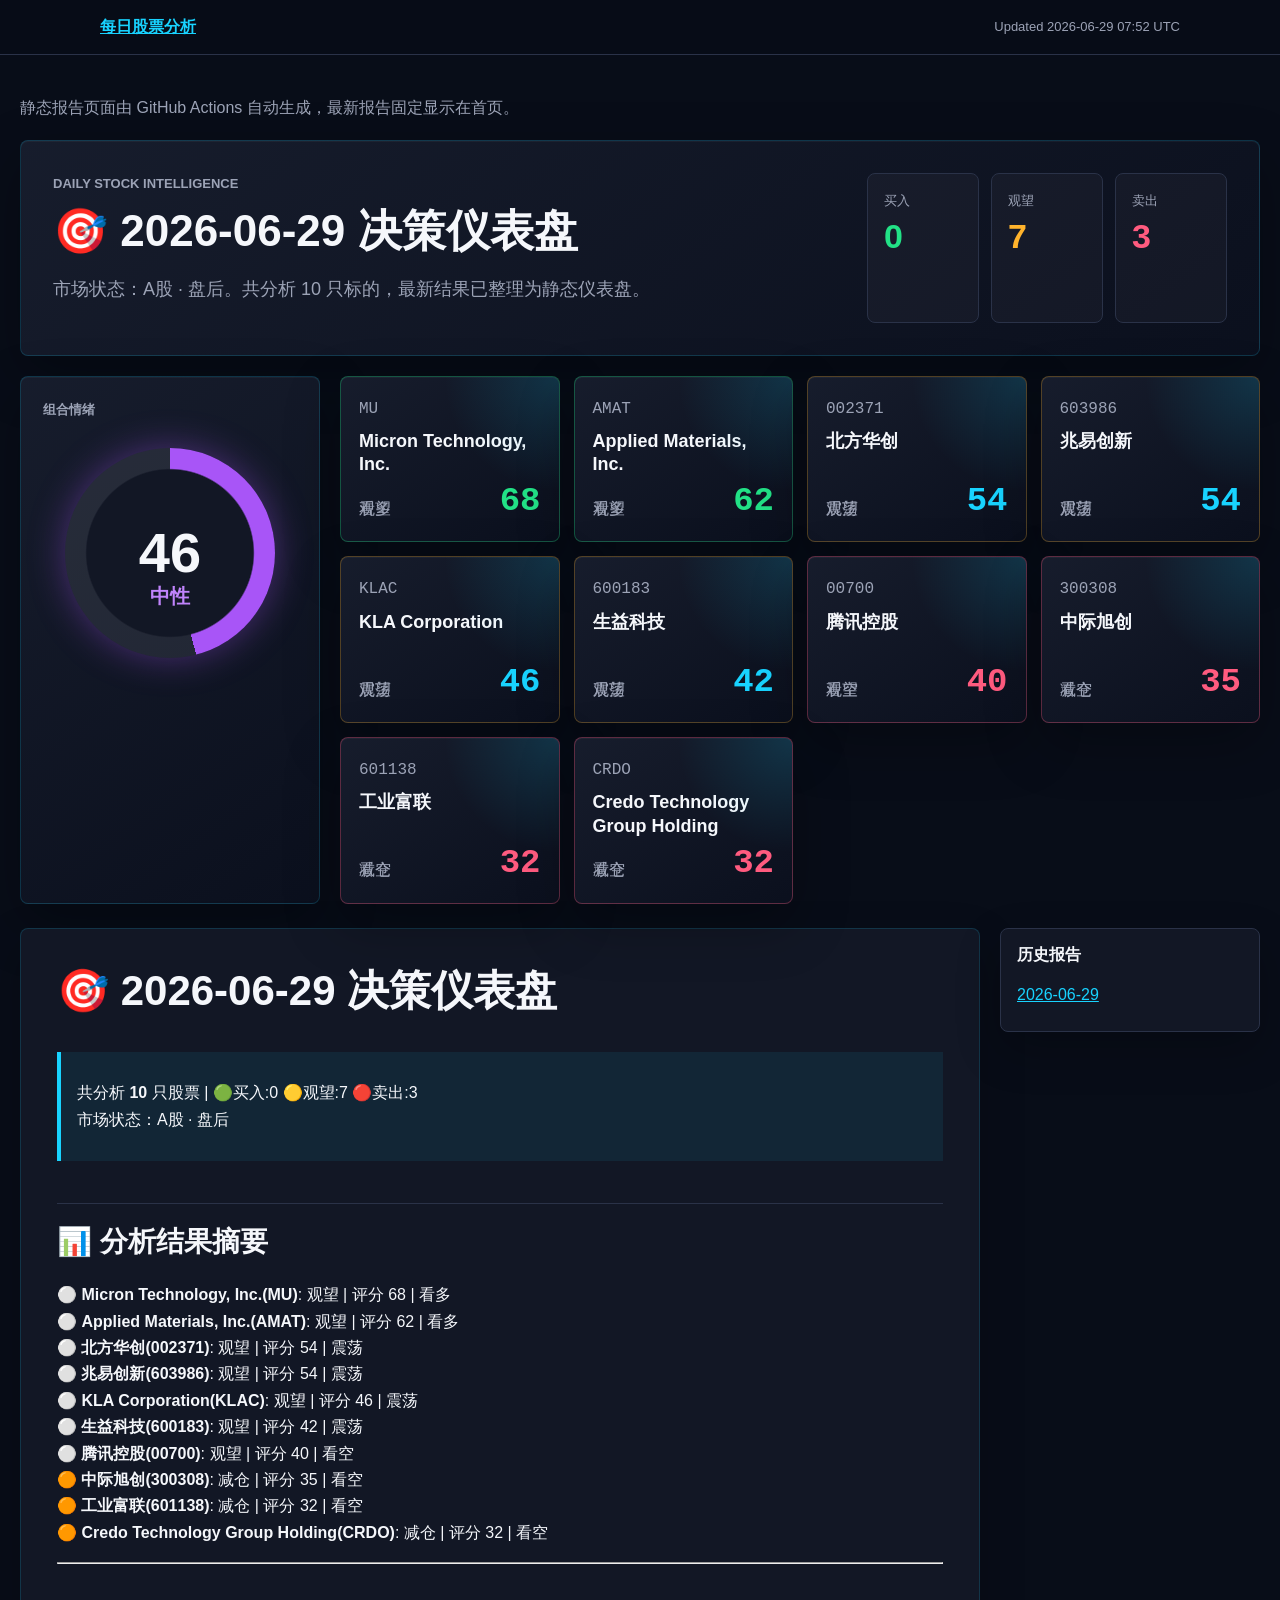
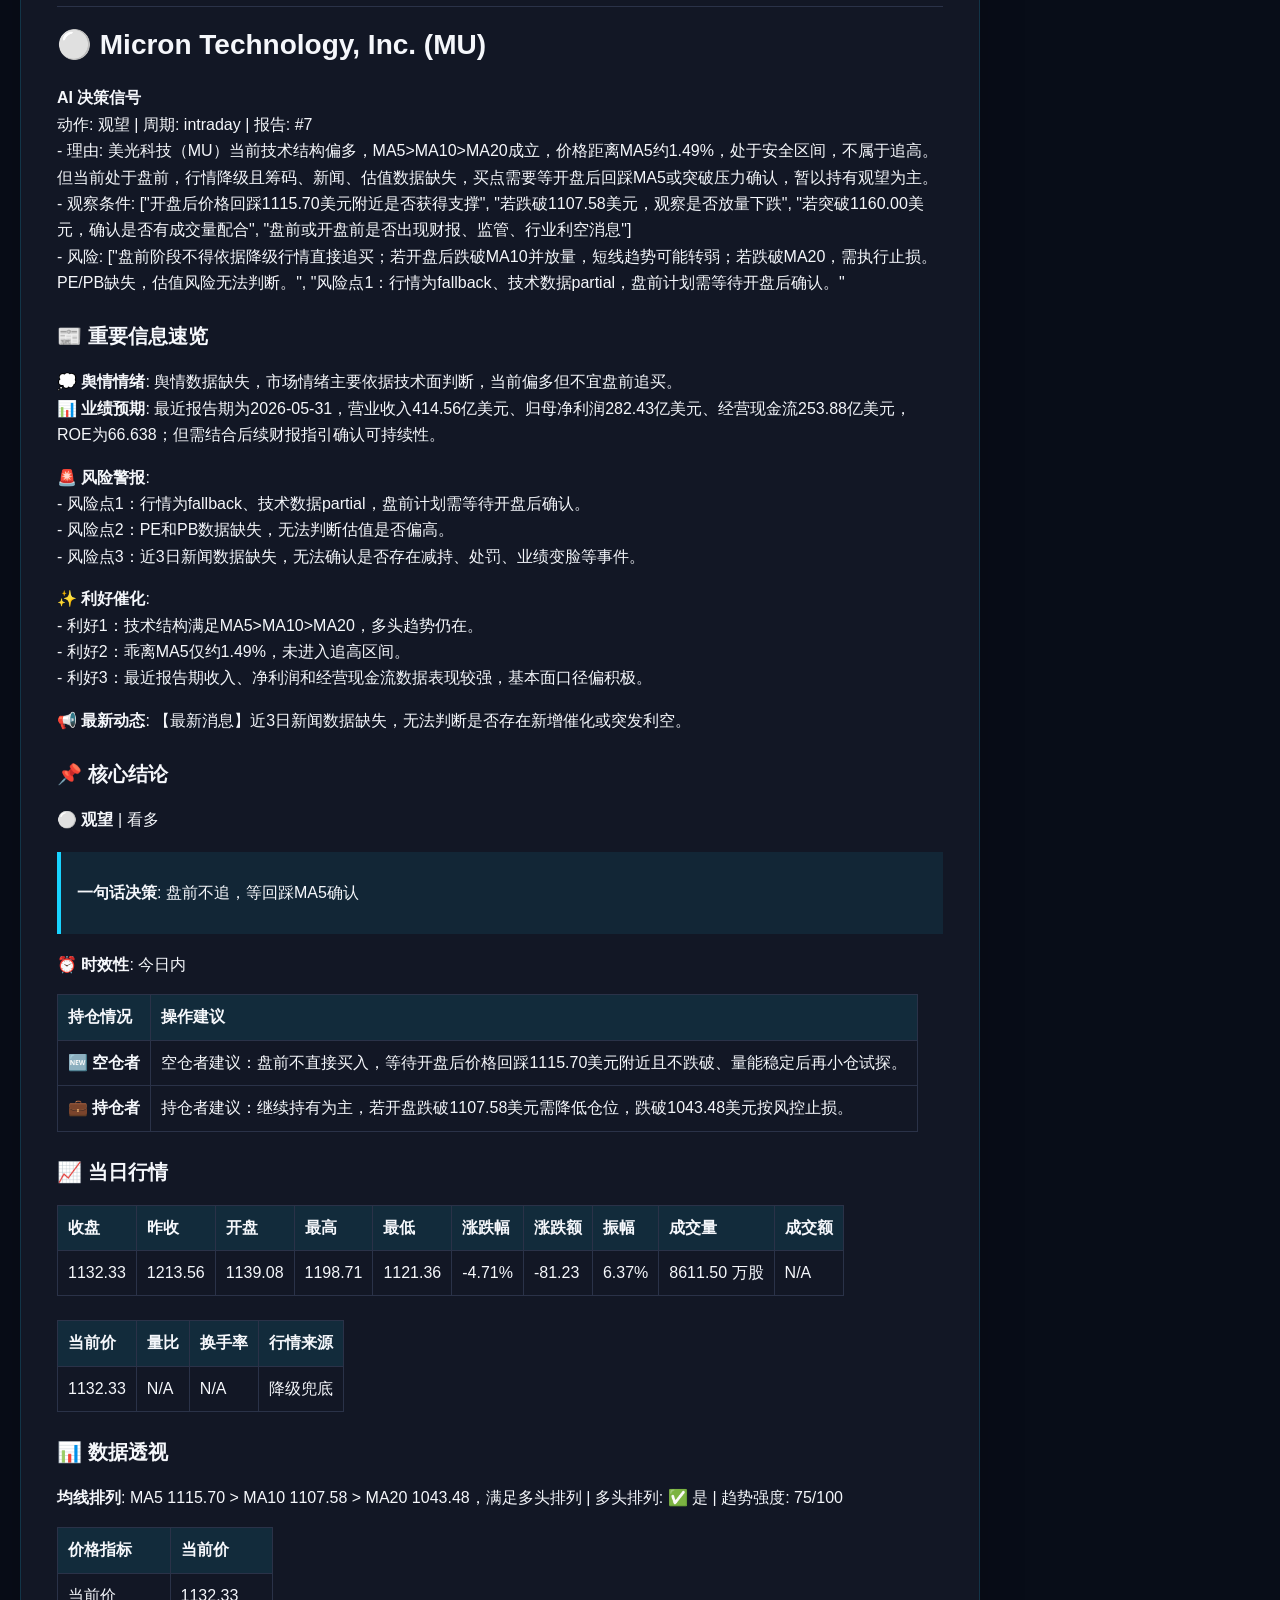
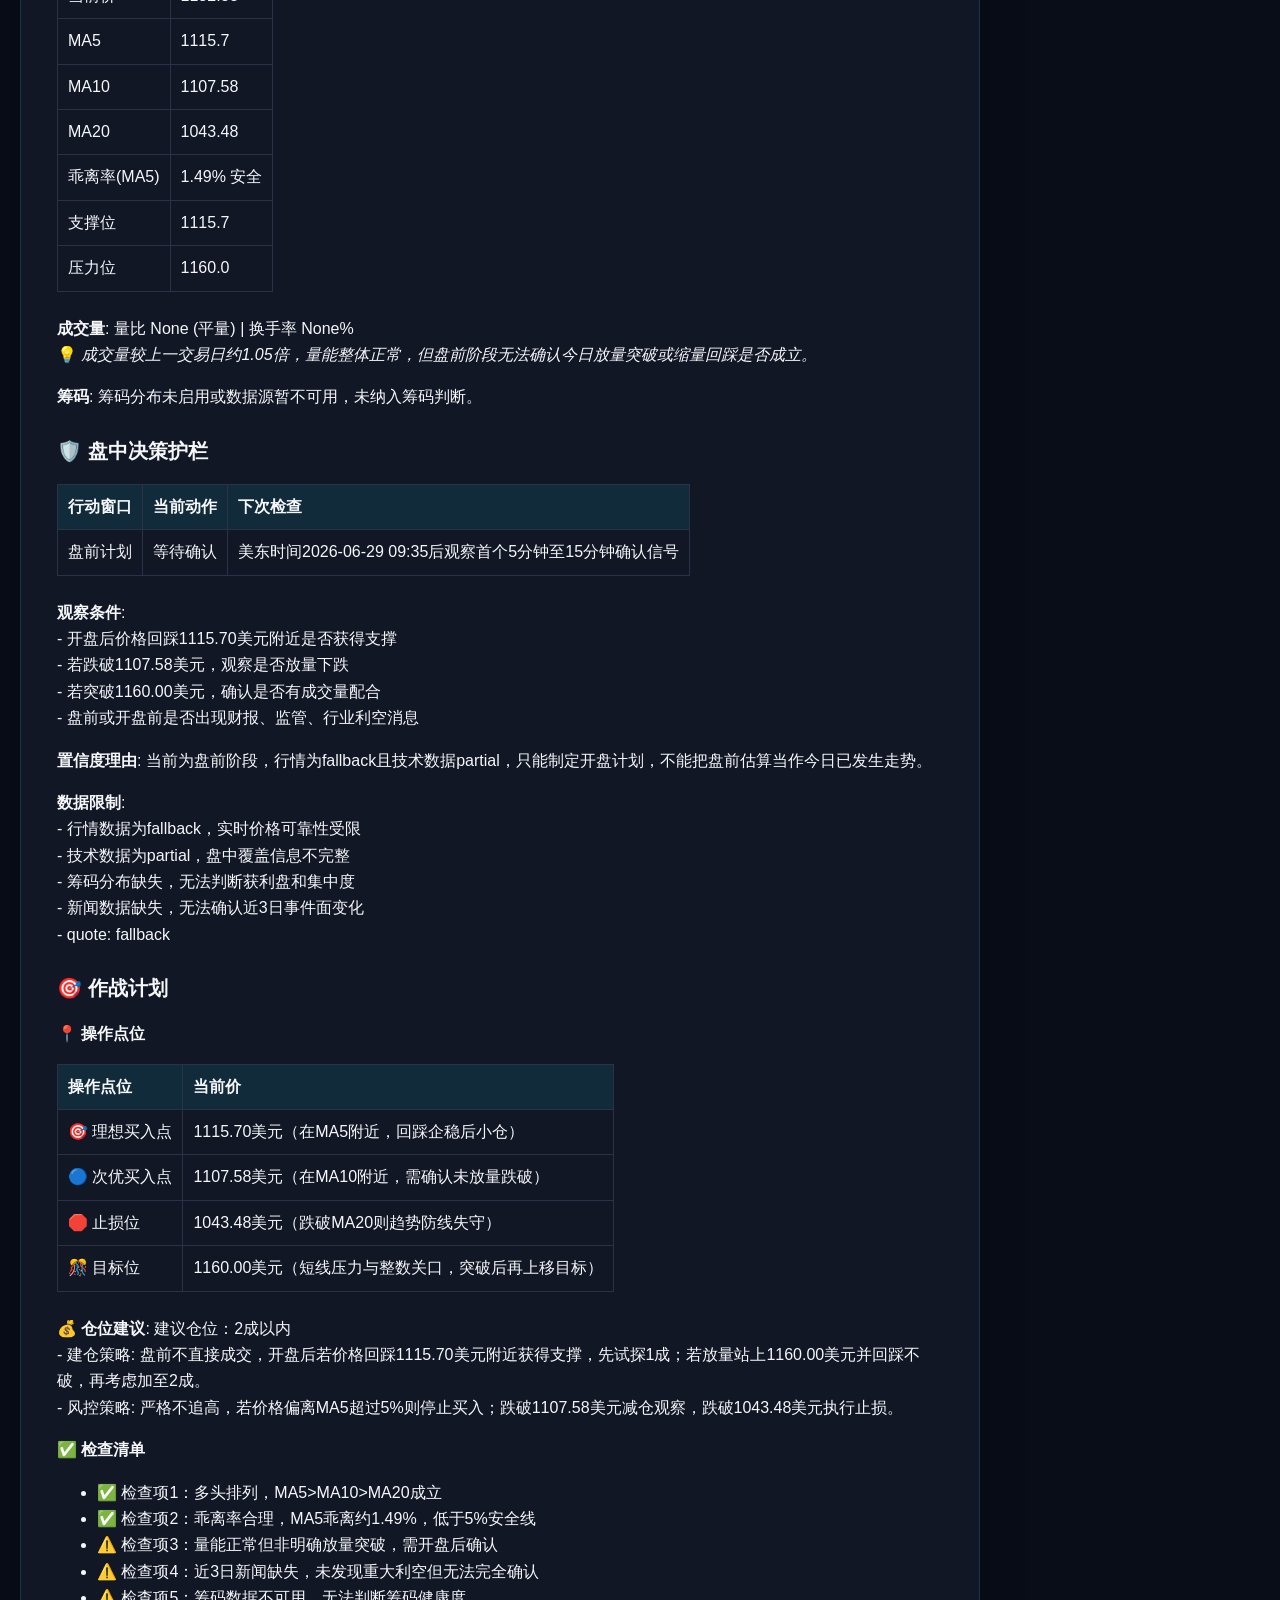
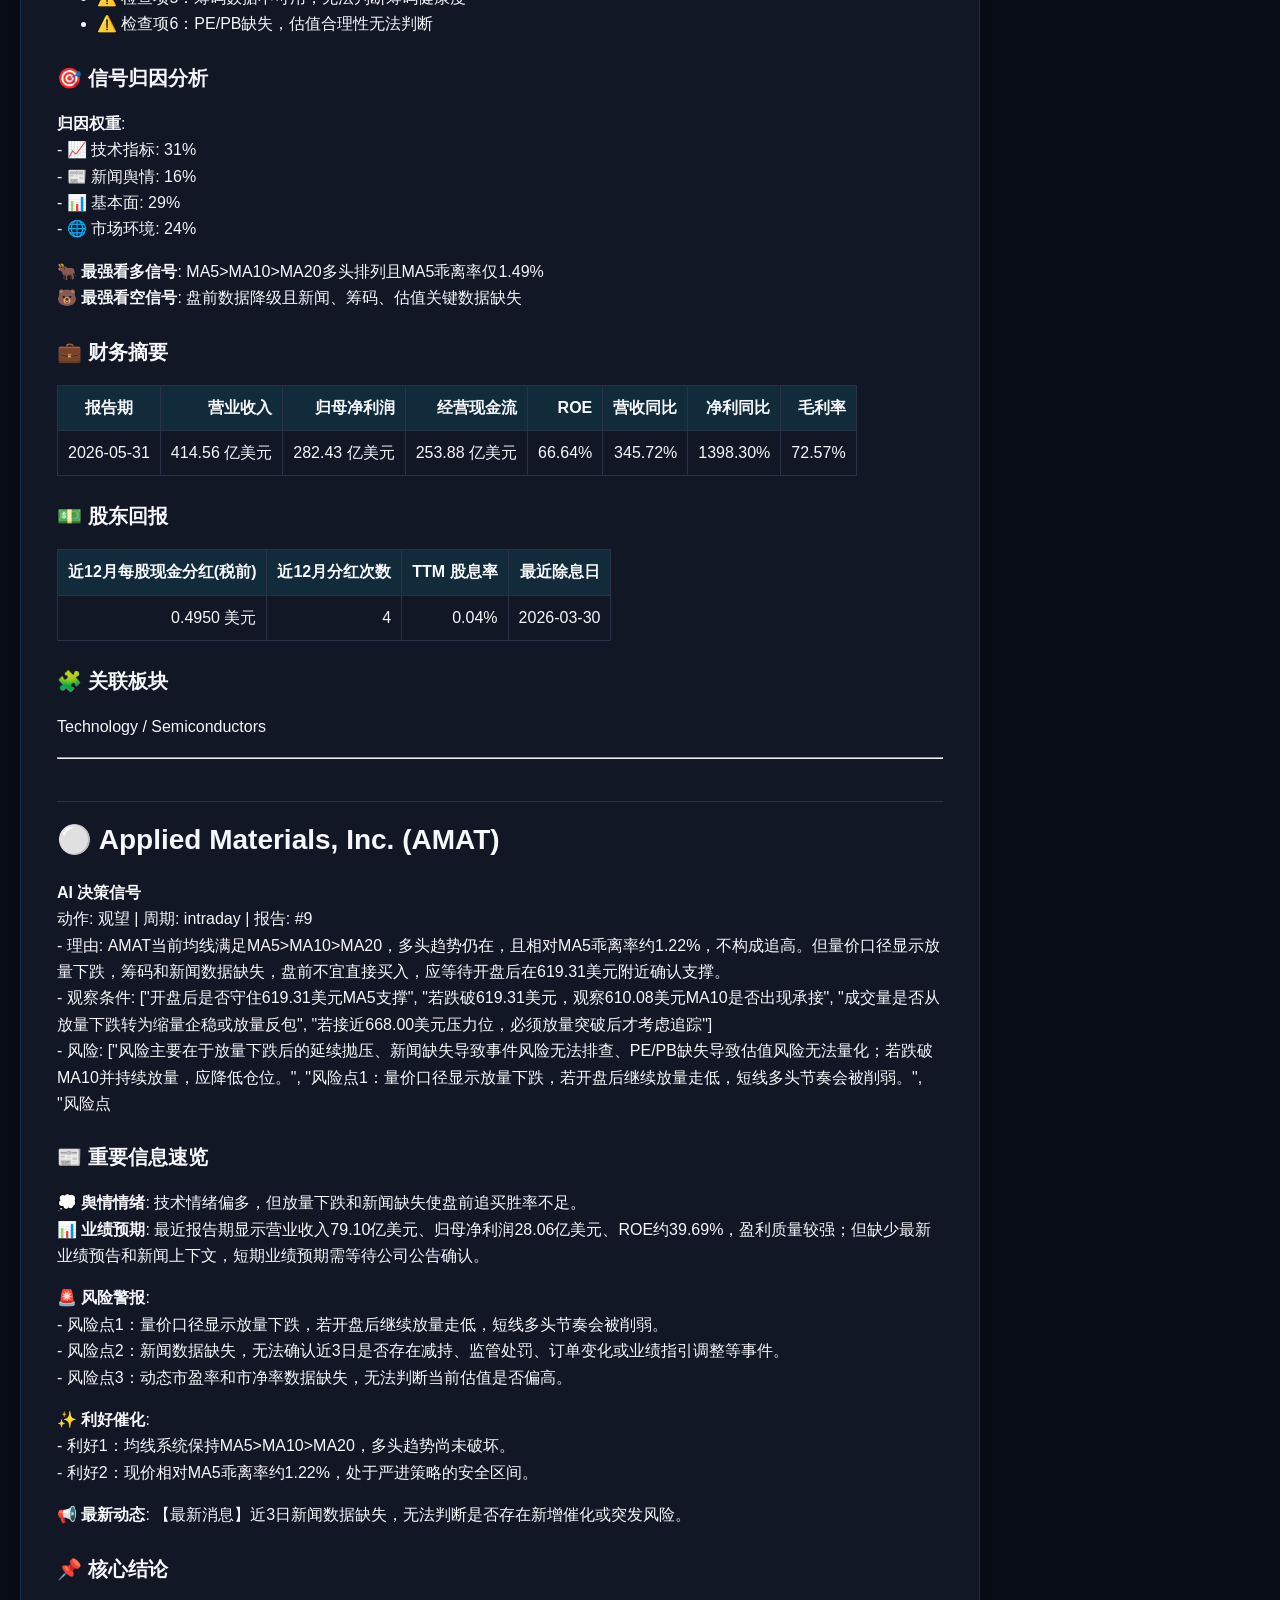
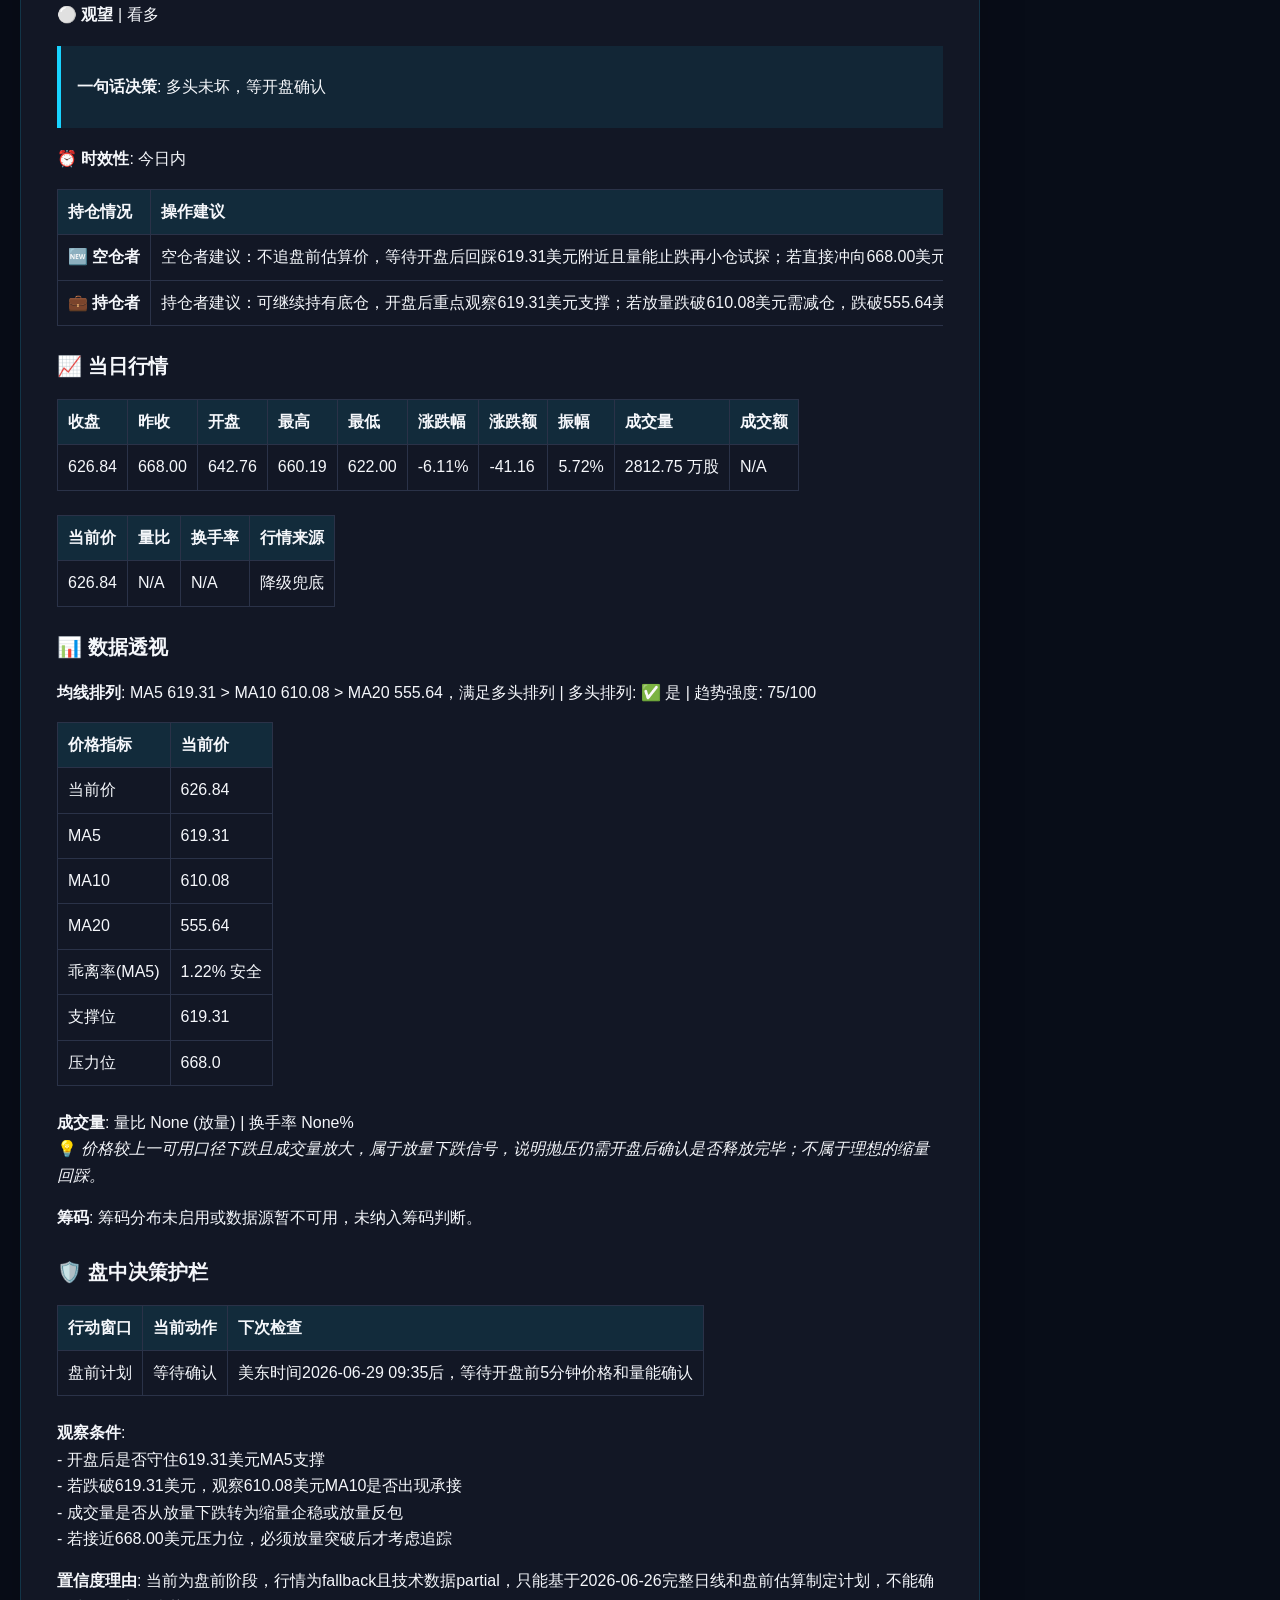
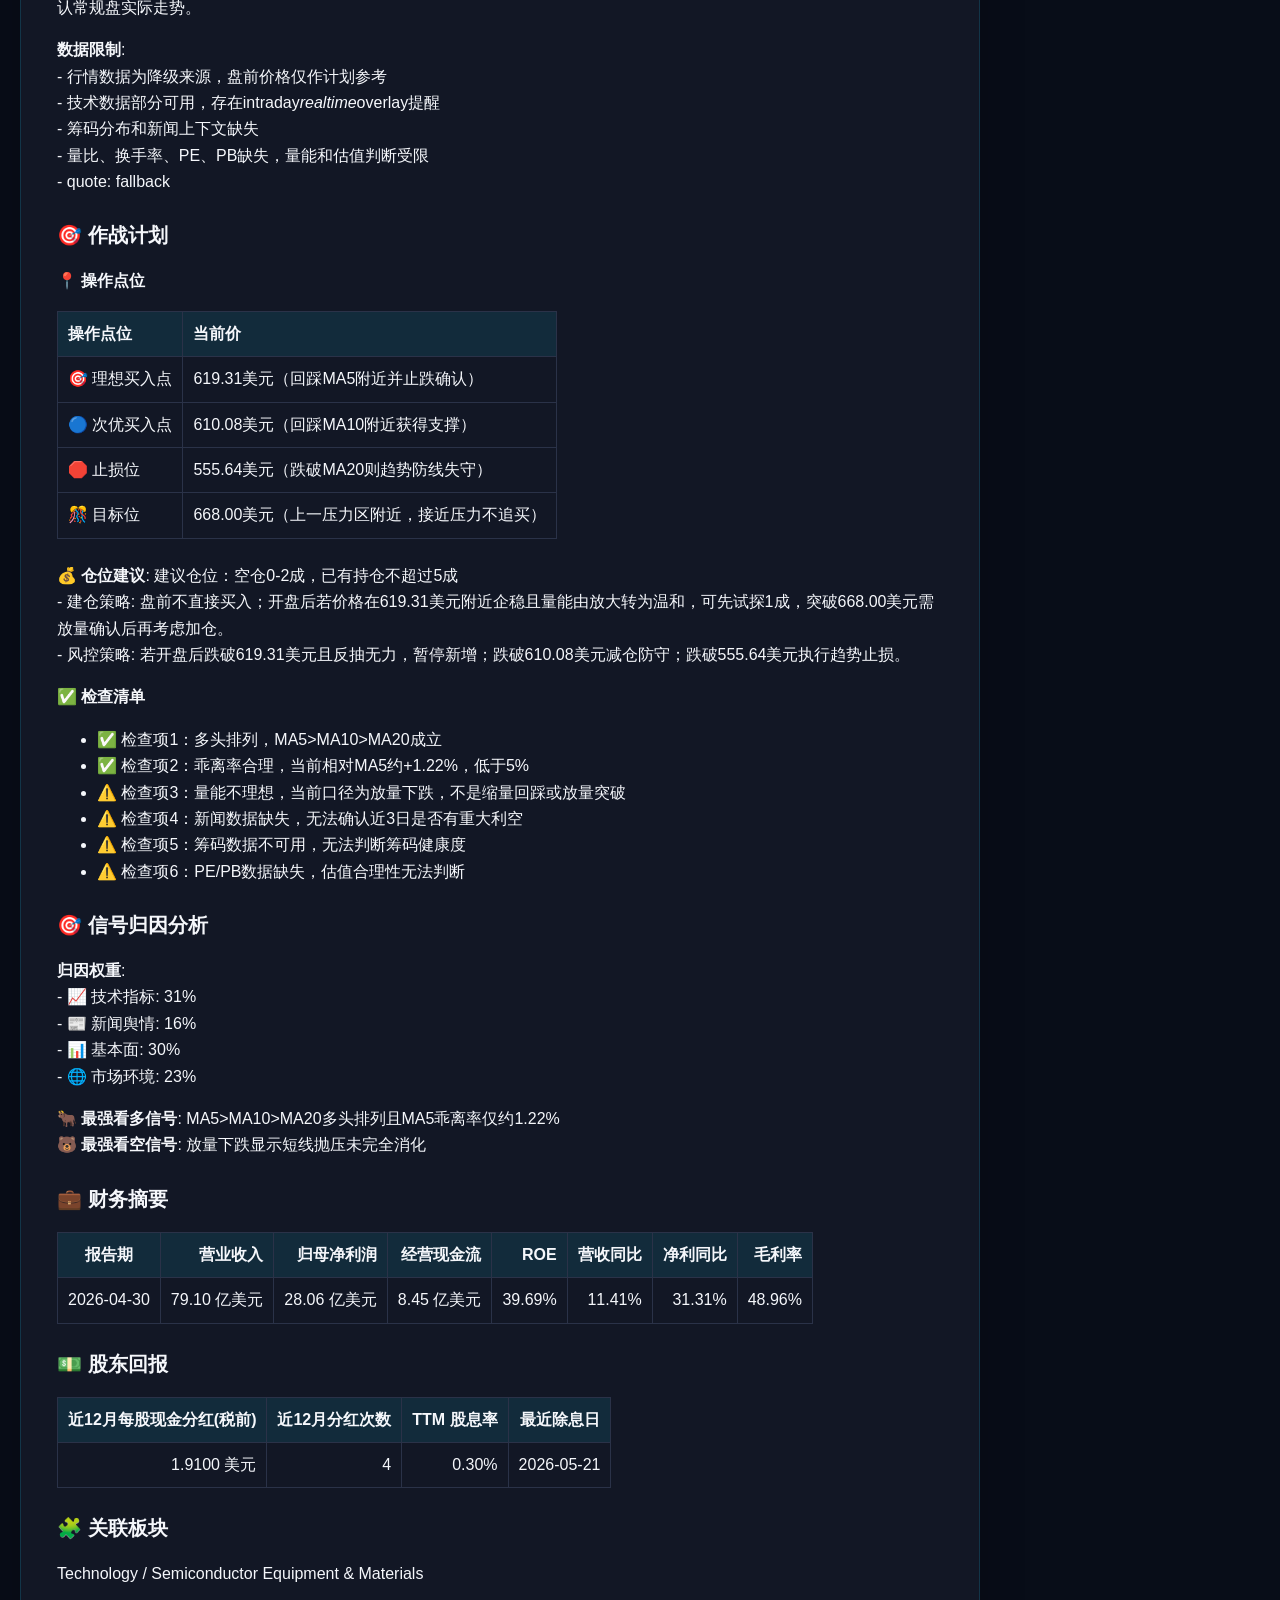
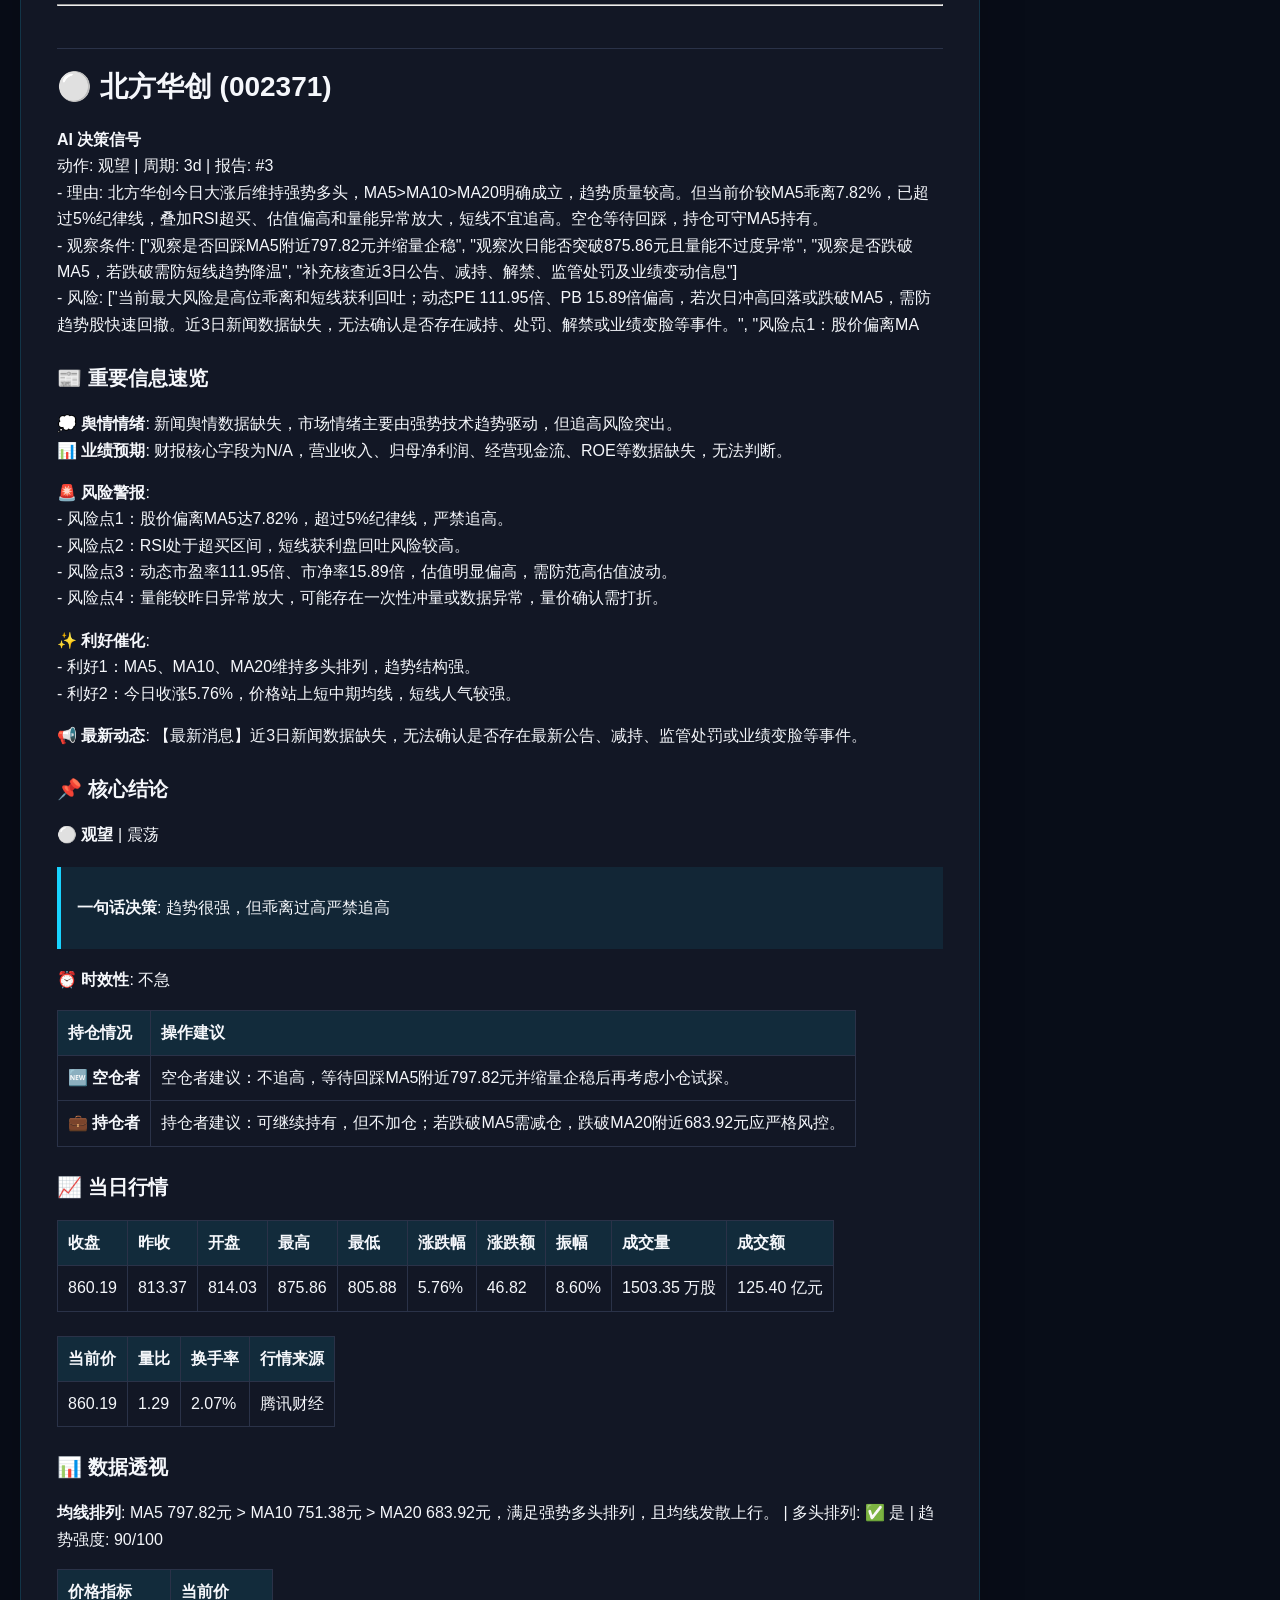
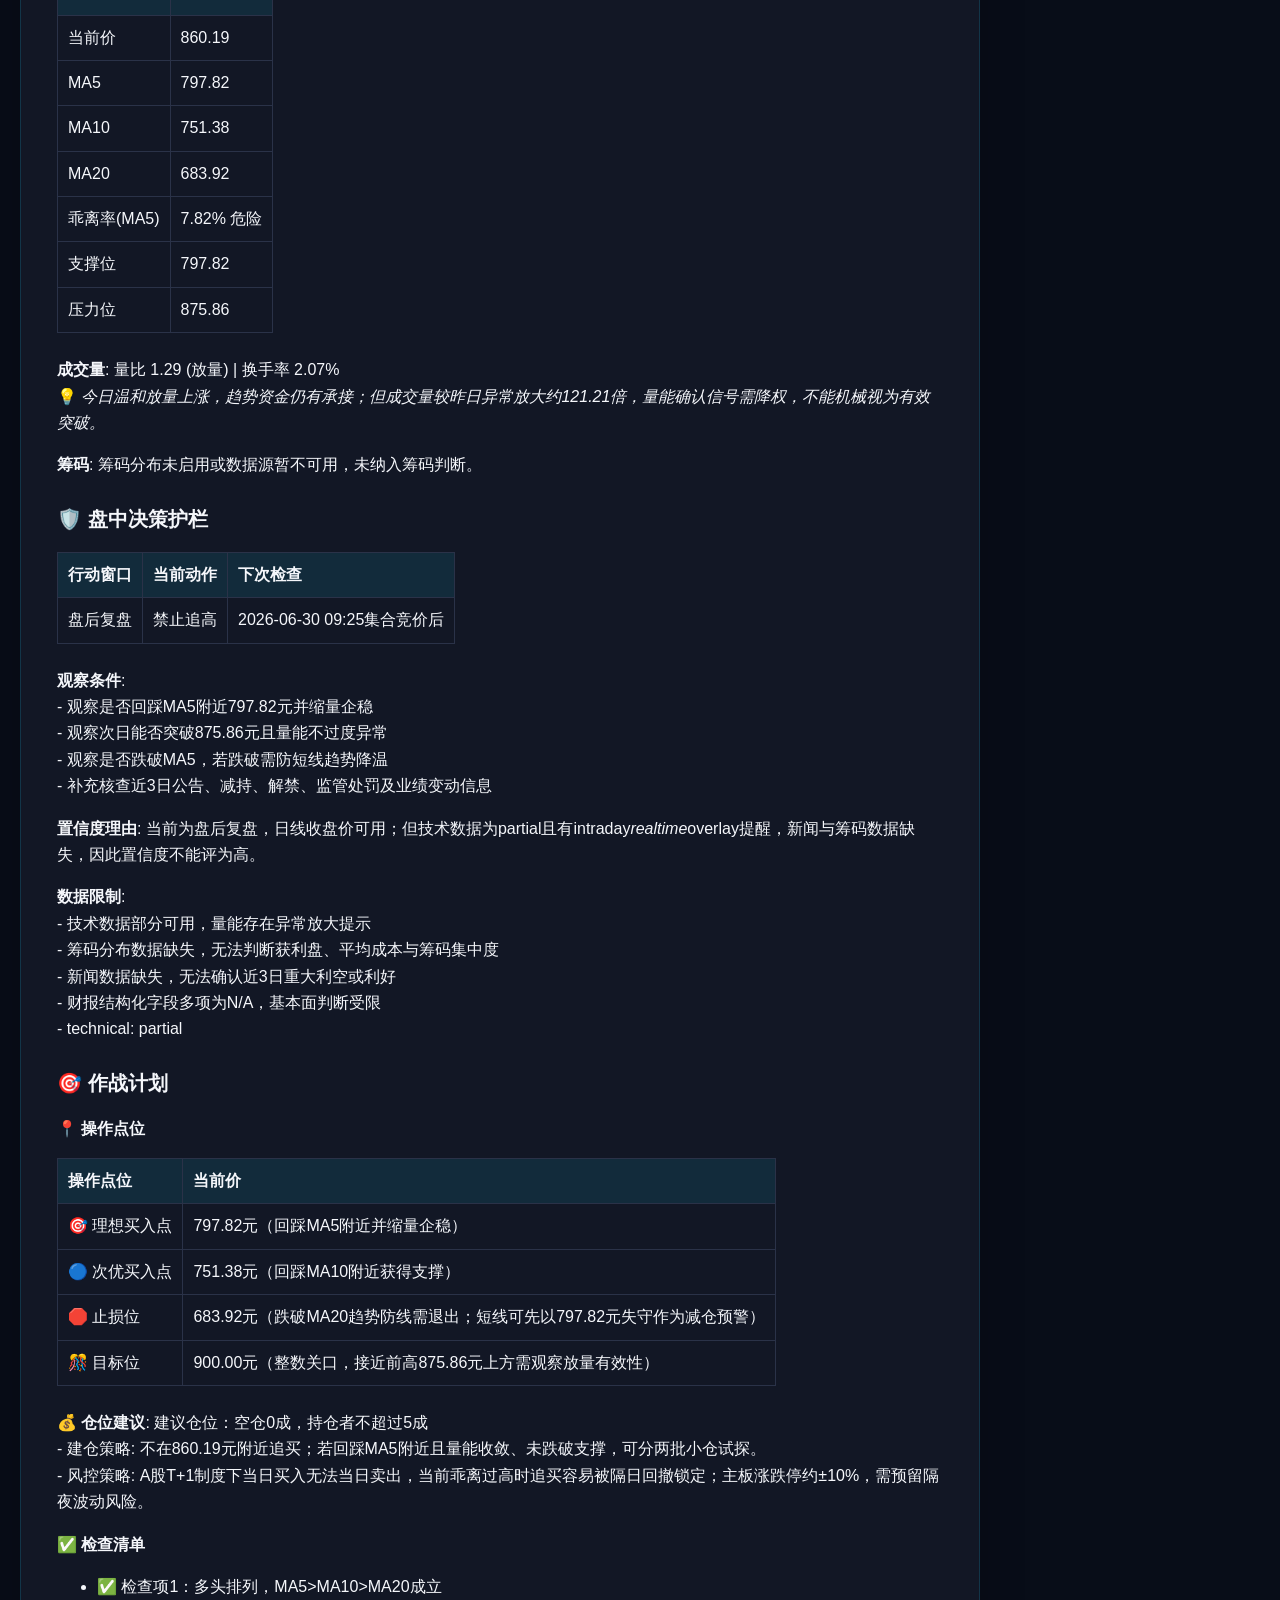
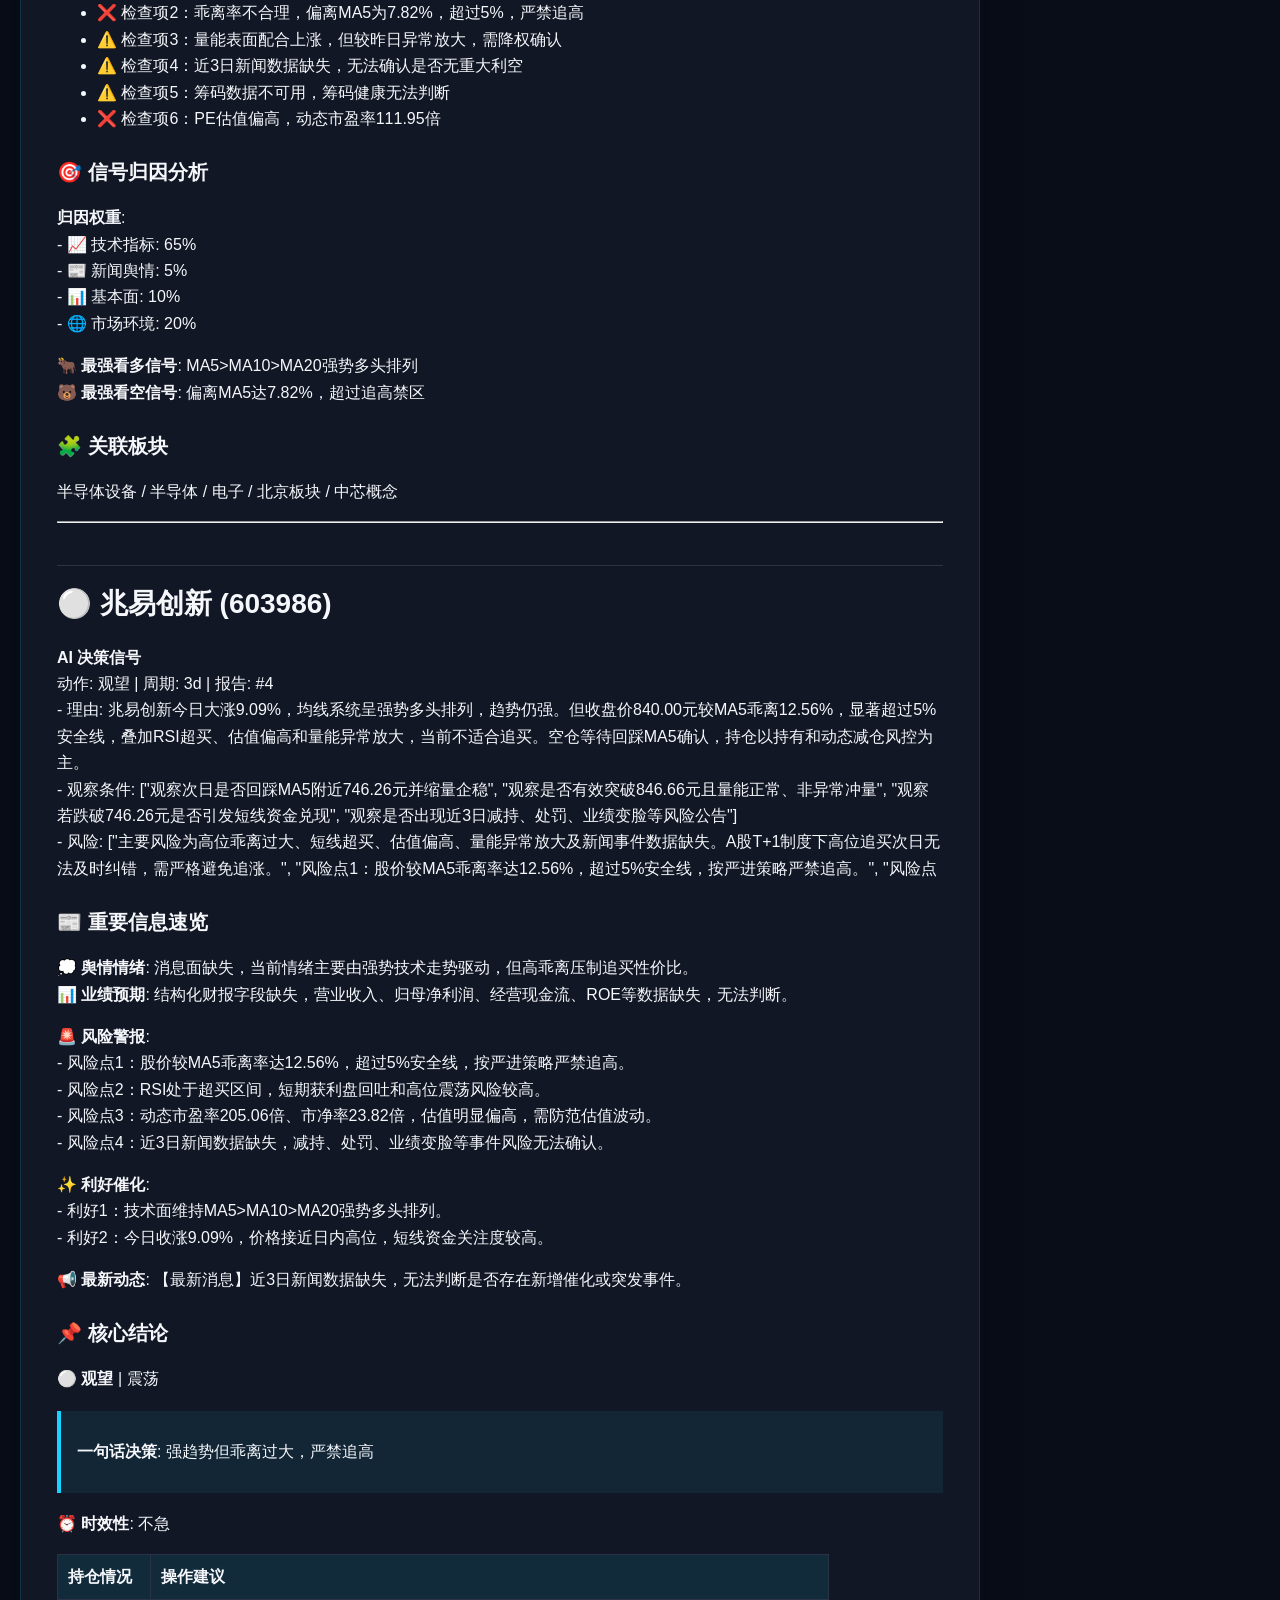
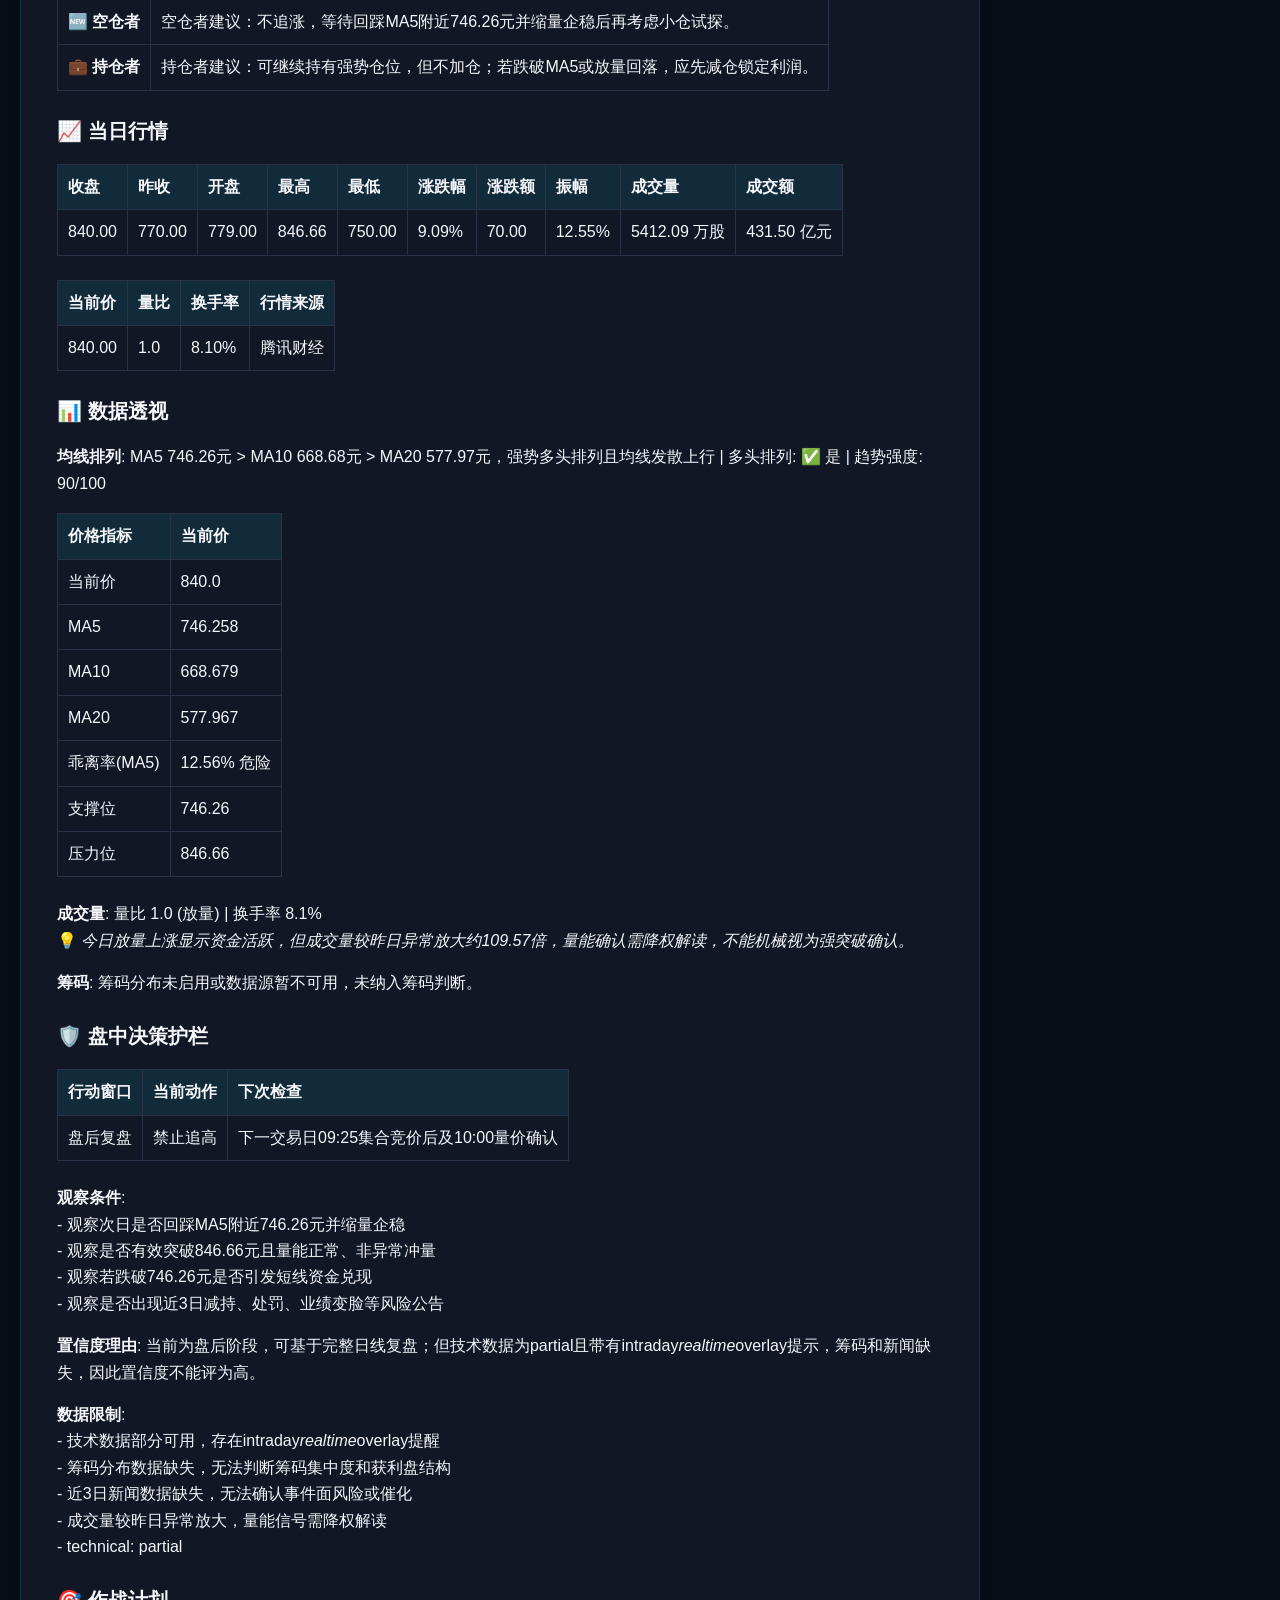
<file: index.html>
<!doctype html>
<html lang="zh-CN">
<head>
  <meta charset="utf-8">
  <meta name="viewport" content="width=device-width, initial-scale=1">
  <title>2026-06-29 - 每日股票分析</title>
  <link rel="stylesheet" href="assets/report.css">
</head>
<body>
  <header>
    <div class="bar">
      <div class="brand"><a href="index.html">每日股票分析</a></div>
      <div class="meta">Updated 2026-06-29 07:52 UTC</div>
    </div>
  </header>
  <main>
    <p class="note">静态报告页面由 GitHub Actions 自动生成，最新报告固定显示在首页。</p>
    
    <section class="dashboard">
      <div class="hero-panel">
        <div>
          <p class="eyebrow">Daily Stock Intelligence</p>
          <h1>🎯 2026-06-29 决策仪表盘</h1>
          <p class="hero-copy">市场状态：A股 · 盘后。共分析 10 只标的，最新结果已整理为静态仪表盘。</p>
        </div>
        <div class="hero-stats">
          <div class="stat-card buy"><span>买入</span><strong>0</strong></div>
          <div class="stat-card hold"><span>观望</span><strong>7</strong></div>
          <div class="stat-card sell"><span>卖出</span><strong>3</strong></div>
        </div>
      </div>
      <div class="dashboard-grid">
        <div class="gauge-card">
          <p class="panel-title">组合情绪</p>
          <div class="score-ring" style="--score: 46">
            <strong>46</strong>
            <span>中性</span>
          </div>
        </div>
        <div class="stock-grid">
          <a class="stock-card positive" href="#full-report">
          <span class="stock-code">MU</span>
          <strong>Micron Technology, Inc.</strong>
          <span class="stock-action">观望</span>
          <span class="stock-score">68</span>
          <span class="stock-trend">看多</span>
        </a>
<a class="stock-card positive" href="#full-report">
          <span class="stock-code">AMAT</span>
          <strong>Applied Materials, Inc.</strong>
          <span class="stock-action">观望</span>
          <span class="stock-score">62</span>
          <span class="stock-trend">看多</span>
        </a>
<a class="stock-card neutral" href="#full-report">
          <span class="stock-code">002371</span>
          <strong>北方华创</strong>
          <span class="stock-action">观望</span>
          <span class="stock-score">54</span>
          <span class="stock-trend">震荡</span>
        </a>
<a class="stock-card neutral" href="#full-report">
          <span class="stock-code">603986</span>
          <strong>兆易创新</strong>
          <span class="stock-action">观望</span>
          <span class="stock-score">54</span>
          <span class="stock-trend">震荡</span>
        </a>
<a class="stock-card neutral" href="#full-report">
          <span class="stock-code">KLAC</span>
          <strong>KLA Corporation</strong>
          <span class="stock-action">观望</span>
          <span class="stock-score">46</span>
          <span class="stock-trend">震荡</span>
        </a>
<a class="stock-card neutral" href="#full-report">
          <span class="stock-code">600183</span>
          <strong>生益科技</strong>
          <span class="stock-action">观望</span>
          <span class="stock-score">42</span>
          <span class="stock-trend">震荡</span>
        </a>
<a class="stock-card negative" href="#full-report">
          <span class="stock-code">00700</span>
          <strong>腾讯控股</strong>
          <span class="stock-action">观望</span>
          <span class="stock-score">40</span>
          <span class="stock-trend">看空</span>
        </a>
<a class="stock-card negative" href="#full-report">
          <span class="stock-code">300308</span>
          <strong>中际旭创</strong>
          <span class="stock-action">减仓</span>
          <span class="stock-score">35</span>
          <span class="stock-trend">看空</span>
        </a>
<a class="stock-card negative" href="#full-report">
          <span class="stock-code">601138</span>
          <strong>工业富联</strong>
          <span class="stock-action">减仓</span>
          <span class="stock-score">32</span>
          <span class="stock-trend">看空</span>
        </a>
<a class="stock-card negative" href="#full-report">
          <span class="stock-code">CRDO</span>
          <strong>Credo Technology Group Holding</strong>
          <span class="stock-action">减仓</span>
          <span class="stock-score">32</span>
          <span class="stock-trend">看空</span>
        </a>
        </div>
      </div>
    </section>
    
    <div class="layout">
      <article id="full-report"><h1>🎯 2026-06-29 决策仪表盘</h1>

<blockquote>
  <p>共分析 <strong>10</strong> 只股票 | 🟢买入:0 🟡观望:7 🔴卖出:3<br />
  市场状态：A股 · 盘后</p>
</blockquote>

<h2>📊 分析结果摘要</h2>

<p>⚪ <strong>Micron Technology, Inc.(MU)</strong>: 观望 | 评分 68 | 看多<br />
⚪ <strong>Applied Materials, Inc.(AMAT)</strong>: 观望 | 评分 62 | 看多<br />
⚪ <strong>北方华创(002371)</strong>: 观望 | 评分 54 | 震荡<br />
⚪ <strong>兆易创新(603986)</strong>: 观望 | 评分 54 | 震荡<br />
⚪ <strong>KLA Corporation(KLAC)</strong>: 观望 | 评分 46 | 震荡<br />
⚪ <strong>生益科技(600183)</strong>: 观望 | 评分 42 | 震荡<br />
⚪ <strong>腾讯控股(00700)</strong>: 观望 | 评分 40 | 看空<br />
🟠 <strong>中际旭创(300308)</strong>: 减仓 | 评分 35 | 看空<br />
🟠 <strong>工业富联(601138)</strong>: 减仓 | 评分 32 | 看空<br />
🟠 <strong>Credo Technology Group Holding(CRDO)</strong>: 减仓 | 评分 32 | 看空</p>

<hr />

<h2>⚪ Micron Technology, Inc. (MU)</h2>

<p><strong>AI 决策信号</strong><br />
动作: 观望 | 周期: intraday | 报告: #7<br />
- 理由: 美光科技（MU）当前技术结构偏多，MA5>MA10>MA20成立，价格距离MA5约1.49%，处于安全区间，不属于追高。但当前处于盘前，行情降级且筹码、新闻、估值数据缺失，买点需要等开盘后回踩MA5或突破压力确认，暂以持有观望为主。<br />
- 观察条件: ["开盘后价格回踩1115.70美元附近是否获得支撑", "若跌破1107.58美元，观察是否放量下跌", "若突破1160.00美元，确认是否有成交量配合", "盘前或开盘前是否出现财报、监管、行业利空消息"]<br />
- 风险: ["盘前阶段不得依据降级行情直接追买；若开盘后跌破MA10并放量，短线趋势可能转弱；若跌破MA20，需执行止损。PE/PB缺失，估值风险无法判断。", "风险点1：行情为fallback、技术数据partial，盘前计划需等待开盘后确认。"</p>

<h3>📰 重要信息速览</h3>

<p><strong>💭 舆情情绪</strong>: 舆情数据缺失，市场情绪主要依据技术面判断，当前偏多但不宜盘前追买。<br />
<strong>📊 业绩预期</strong>: 最近报告期为2026-05-31，营业收入414.56亿美元、归母净利润282.43亿美元、经营现金流253.88亿美元，ROE为66.638；但需结合后续财报指引确认可持续性。</p>

<p><strong>🚨 风险警报</strong>:<br />
- 风险点1：行情为fallback、技术数据partial，盘前计划需等待开盘后确认。<br />
- 风险点2：PE和PB数据缺失，无法判断估值是否偏高。<br />
- 风险点3：近3日新闻数据缺失，无法确认是否存在减持、处罚、业绩变脸等事件。</p>

<p><strong>✨ 利好催化</strong>:<br />
- 利好1：技术结构满足MA5>MA10>MA20，多头趋势仍在。<br />
- 利好2：乖离MA5仅约1.49%，未进入追高区间。<br />
- 利好3：最近报告期收入、净利润和经营现金流数据表现较强，基本面口径偏积极。</p>

<p><strong>📢 最新动态</strong>: 【最新消息】近3日新闻数据缺失，无法判断是否存在新增催化或突发利空。</p>

<h3>📌 核心结论</h3>

<p><strong>⚪ 观望</strong> | 看多</p>

<blockquote>
  <p><strong>一句话决策</strong>: 盘前不追，等回踩MA5确认</p>
</blockquote>

<p>⏰ <strong>时效性</strong>: 今日内</p>

<table>
<thead>
<tr>
  <th>持仓情况</th>
  <th>操作建议</th>
</tr>
</thead>
<tbody>
<tr>
  <td>🆕 <strong>空仓者</strong></td>
  <td>空仓者建议：盘前不直接买入，等待开盘后价格回踩1115.70美元附近且不跌破、量能稳定后再小仓试探。</td>
</tr>
<tr>
  <td>💼 <strong>持仓者</strong></td>
  <td>持仓者建议：继续持有为主，若开盘跌破1107.58美元需降低仓位，跌破1043.48美元按风控止损。</td>
</tr>
</tbody>
</table>

<h3>📈 当日行情</h3>

<table>
<thead>
<tr>
  <th>收盘</th>
  <th>昨收</th>
  <th>开盘</th>
  <th>最高</th>
  <th>最低</th>
  <th>涨跌幅</th>
  <th>涨跌额</th>
  <th>振幅</th>
  <th>成交量</th>
  <th>成交额</th>
</tr>
</thead>
<tbody>
<tr>
  <td>1132.33</td>
  <td>1213.56</td>
  <td>1139.08</td>
  <td>1198.71</td>
  <td>1121.36</td>
  <td>-4.71%</td>
  <td>-81.23</td>
  <td>6.37%</td>
  <td>8611.50 万股</td>
  <td>N/A</td>
</tr>
</tbody>
</table>

<table>
<thead>
<tr>
  <th>当前价</th>
  <th>量比</th>
  <th>换手率</th>
  <th>行情来源</th>
</tr>
</thead>
<tbody>
<tr>
  <td>1132.33</td>
  <td>N/A</td>
  <td>N/A</td>
  <td>降级兜底</td>
</tr>
</tbody>
</table>

<h3>📊 数据透视</h3>

<p><strong>均线排列</strong>: MA5 1115.70 &gt; MA10 1107.58 &gt; MA20 1043.48，满足多头排列 | 多头排列: ✅ 是 | 趋势强度: 75/100</p>

<table>
<thead>
<tr>
  <th>价格指标</th>
  <th>当前价</th>
</tr>
</thead>
<tbody>
<tr>
  <td>当前价</td>
  <td>1132.33</td>
</tr>
<tr>
  <td>MA5</td>
  <td>1115.7</td>
</tr>
<tr>
  <td>MA10</td>
  <td>1107.58</td>
</tr>
<tr>
  <td>MA20</td>
  <td>1043.48</td>
</tr>
<tr>
  <td>乖离率(MA5)</td>
  <td>1.49% 安全</td>
</tr>
<tr>
  <td>支撑位</td>
  <td>1115.7</td>
</tr>
<tr>
  <td>压力位</td>
  <td>1160.0</td>
</tr>
</tbody>
</table>

<p><strong>成交量</strong>: 量比 None (平量) | 换手率 None%<br />
💡 <em>成交量较上一交易日约1.05倍，量能整体正常，但盘前阶段无法确认今日放量突破或缩量回踩是否成立。</em></p>

<p><strong>筹码</strong>: 筹码分布未启用或数据源暂不可用，未纳入筹码判断。</p>

<h3>🛡️ 盘中决策护栏</h3>

<table>
<thead>
<tr>
  <th>行动窗口</th>
  <th>当前动作</th>
  <th>下次检查</th>
</tr>
</thead>
<tbody>
<tr>
  <td>盘前计划</td>
  <td>等待确认</td>
  <td>美东时间2026-06-29 09:35后观察首个5分钟至15分钟确认信号</td>
</tr>
</tbody>
</table>

<p><strong>观察条件</strong>:<br />
- 开盘后价格回踩1115.70美元附近是否获得支撑<br />
- 若跌破1107.58美元，观察是否放量下跌<br />
- 若突破1160.00美元，确认是否有成交量配合<br />
- 盘前或开盘前是否出现财报、监管、行业利空消息</p>

<p><strong>置信度理由</strong>: 当前为盘前阶段，行情为fallback且技术数据partial，只能制定开盘计划，不能把盘前估算当作今日已发生走势。</p>

<p><strong>数据限制</strong>:<br />
- 行情数据为fallback，实时价格可靠性受限<br />
- 技术数据为partial，盘中覆盖信息不完整<br />
- 筹码分布缺失，无法判断获利盘和集中度<br />
- 新闻数据缺失，无法确认近3日事件面变化<br />
- quote: fallback</p>

<h3>🎯 作战计划</h3>

<p><strong>📍 操作点位</strong></p>

<table>
<thead>
<tr>
  <th>操作点位</th>
  <th>当前价</th>
</tr>
</thead>
<tbody>
<tr>
  <td>🎯 理想买入点</td>
  <td>1115.70美元（在MA5附近，回踩企稳后小仓）</td>
</tr>
<tr>
  <td>🔵 次优买入点</td>
  <td>1107.58美元（在MA10附近，需确认未放量跌破）</td>
</tr>
<tr>
  <td>🛑 止损位</td>
  <td>1043.48美元（跌破MA20则趋势防线失守）</td>
</tr>
<tr>
  <td>🎊 目标位</td>
  <td>1160.00美元（短线压力与整数关口，突破后再上移目标）</td>
</tr>
</tbody>
</table>

<p><strong>💰 仓位建议</strong>: 建议仓位：2成以内<br />
- 建仓策略: 盘前不直接成交，开盘后若价格回踩1115.70美元附近获得支撑，先试探1成；若放量站上1160.00美元并回踩不破，再考虑加至2成。<br />
- 风控策略: 严格不追高，若价格偏离MA5超过5%则停止买入；跌破1107.58美元减仓观察，跌破1043.48美元执行止损。</p>

<p><strong>✅ 检查清单</strong></p>

<ul>
<li>✅ 检查项1：多头排列，MA5>MA10>MA20成立</li>
<li>✅ 检查项2：乖离率合理，MA5乖离约1.49%，低于5%安全线</li>
<li>⚠️ 检查项3：量能正常但非明确放量突破，需开盘后确认</li>
<li>⚠️ 检查项4：近3日新闻缺失，未发现重大利空但无法完全确认</li>
<li>⚠️ 检查项5：筹码数据不可用，无法判断筹码健康度</li>
<li>⚠️ 检查项6：PE/PB缺失，估值合理性无法判断</li>
</ul>

<h3>🎯 信号归因分析</h3>

<p><strong>归因权重</strong>:<br />
- 📈 技术指标: 31%<br />
- 📰 新闻舆情: 16%<br />
- 📊 基本面: 29%<br />
- 🌐 市场环境: 24%</p>

<p><strong>🐂 最强看多信号</strong>: MA5>MA10>MA20多头排列且MA5乖离率仅1.49%<br />
<strong>🐻 最强看空信号</strong>: 盘前数据降级且新闻、筹码、估值关键数据缺失</p>

<h3>💼 财务摘要</h3>

<table>
<thead>
<tr>
  <th style="text-align:center;">报告期</th>
  <th style="text-align:right;">营业收入</th>
  <th style="text-align:right;">归母净利润</th>
  <th style="text-align:right;">经营现金流</th>
  <th style="text-align:right;">ROE</th>
  <th style="text-align:right;">营收同比</th>
  <th style="text-align:right;">净利同比</th>
  <th style="text-align:right;">毛利率</th>
</tr>
</thead>
<tbody>
<tr>
  <td style="text-align:center;">2026-05-31</td>
  <td style="text-align:right;">414.56 亿美元</td>
  <td style="text-align:right;">282.43 亿美元</td>
  <td style="text-align:right;">253.88 亿美元</td>
  <td style="text-align:right;">66.64%</td>
  <td style="text-align:right;">345.72%</td>
  <td style="text-align:right;">1398.30%</td>
  <td style="text-align:right;">72.57%</td>
</tr>
</tbody>
</table>

<h3>💵 股东回报</h3>

<table>
<thead>
<tr>
  <th style="text-align:right;">近12月每股现金分红(税前)</th>
  <th style="text-align:right;">近12月分红次数</th>
  <th style="text-align:right;">TTM 股息率</th>
  <th style="text-align:center;">最近除息日</th>
</tr>
</thead>
<tbody>
<tr>
  <td style="text-align:right;">0.4950 美元</td>
  <td style="text-align:right;">4</td>
  <td style="text-align:right;">0.04%</td>
  <td style="text-align:center;">2026-03-30</td>
</tr>
</tbody>
</table>

<h3>🧩 关联板块</h3>

<p>Technology / Semiconductors</p>

<hr />

<h2>⚪ Applied Materials, Inc. (AMAT)</h2>

<p><strong>AI 决策信号</strong><br />
动作: 观望 | 周期: intraday | 报告: #9<br />
- 理由: AMAT当前均线满足MA5>MA10>MA20，多头趋势仍在，且相对MA5乖离率约1.22%，不构成追高。但量价口径显示放量下跌，筹码和新闻数据缺失，盘前不宜直接买入，应等待开盘后在619.31美元附近确认支撑。<br />
- 观察条件: ["开盘后是否守住619.31美元MA5支撑", "若跌破619.31美元，观察610.08美元MA10是否出现承接", "成交量是否从放量下跌转为缩量企稳或放量反包", "若接近668.00美元压力位，必须放量突破后才考虑追踪"]<br />
- 风险: ["风险主要在于放量下跌后的延续抛压、新闻缺失导致事件风险无法排查、PE/PB缺失导致估值风险无法量化；若跌破MA10并持续放量，应降低仓位。", "风险点1：量价口径显示放量下跌，若开盘后继续放量走低，短线多头节奏会被削弱。", "风险点</p>

<h3>📰 重要信息速览</h3>

<p><strong>💭 舆情情绪</strong>: 技术情绪偏多，但放量下跌和新闻缺失使盘前追买胜率不足。<br />
<strong>📊 业绩预期</strong>: 最近报告期显示营业收入79.10亿美元、归母净利润28.06亿美元、ROE约39.69%，盈利质量较强；但缺少最新业绩预告和新闻上下文，短期业绩预期需等待公司公告确认。</p>

<p><strong>🚨 风险警报</strong>:<br />
- 风险点1：量价口径显示放量下跌，若开盘后继续放量走低，短线多头节奏会被削弱。<br />
- 风险点2：新闻数据缺失，无法确认近3日是否存在减持、监管处罚、订单变化或业绩指引调整等事件。<br />
- 风险点3：动态市盈率和市净率数据缺失，无法判断当前估值是否偏高。</p>

<p><strong>✨ 利好催化</strong>:<br />
- 利好1：均线系统保持MA5>MA10>MA20，多头趋势尚未破坏。<br />
- 利好2：现价相对MA5乖离率约1.22%，处于严进策略的安全区间。</p>

<p><strong>📢 最新动态</strong>: 【最新消息】近3日新闻数据缺失，无法判断是否存在新增催化或突发风险。</p>

<h3>📌 核心结论</h3>

<p><strong>⚪ 观望</strong> | 看多</p>

<blockquote>
  <p><strong>一句话决策</strong>: 多头未坏，等开盘确认</p>
</blockquote>

<p>⏰ <strong>时效性</strong>: 今日内</p>

<table>
<thead>
<tr>
  <th>持仓情况</th>
  <th>操作建议</th>
</tr>
</thead>
<tbody>
<tr>
  <td>🆕 <strong>空仓者</strong></td>
  <td>空仓者建议：不追盘前估算价，等待开盘后回踩619.31美元附近且量能止跌再小仓试探；若直接冲向668.00美元压力位，不追高。</td>
</tr>
<tr>
  <td>💼 <strong>持仓者</strong></td>
  <td>持仓者建议：可继续持有底仓，开盘后重点观察619.31美元支撑；若放量跌破610.08美元需减仓，跌破555.64美元按纪律止损。</td>
</tr>
</tbody>
</table>

<h3>📈 当日行情</h3>

<table>
<thead>
<tr>
  <th>收盘</th>
  <th>昨收</th>
  <th>开盘</th>
  <th>最高</th>
  <th>最低</th>
  <th>涨跌幅</th>
  <th>涨跌额</th>
  <th>振幅</th>
  <th>成交量</th>
  <th>成交额</th>
</tr>
</thead>
<tbody>
<tr>
  <td>626.84</td>
  <td>668.00</td>
  <td>642.76</td>
  <td>660.19</td>
  <td>622.00</td>
  <td>-6.11%</td>
  <td>-41.16</td>
  <td>5.72%</td>
  <td>2812.75 万股</td>
  <td>N/A</td>
</tr>
</tbody>
</table>

<table>
<thead>
<tr>
  <th>当前价</th>
  <th>量比</th>
  <th>换手率</th>
  <th>行情来源</th>
</tr>
</thead>
<tbody>
<tr>
  <td>626.84</td>
  <td>N/A</td>
  <td>N/A</td>
  <td>降级兜底</td>
</tr>
</tbody>
</table>

<h3>📊 数据透视</h3>

<p><strong>均线排列</strong>: MA5 619.31 &gt; MA10 610.08 &gt; MA20 555.64，满足多头排列 | 多头排列: ✅ 是 | 趋势强度: 75/100</p>

<table>
<thead>
<tr>
  <th>价格指标</th>
  <th>当前价</th>
</tr>
</thead>
<tbody>
<tr>
  <td>当前价</td>
  <td>626.84</td>
</tr>
<tr>
  <td>MA5</td>
  <td>619.31</td>
</tr>
<tr>
  <td>MA10</td>
  <td>610.08</td>
</tr>
<tr>
  <td>MA20</td>
  <td>555.64</td>
</tr>
<tr>
  <td>乖离率(MA5)</td>
  <td>1.22% 安全</td>
</tr>
<tr>
  <td>支撑位</td>
  <td>619.31</td>
</tr>
<tr>
  <td>压力位</td>
  <td>668.0</td>
</tr>
</tbody>
</table>

<p><strong>成交量</strong>: 量比 None (放量) | 换手率 None%<br />
💡 <em>价格较上一可用口径下跌且成交量放大，属于放量下跌信号，说明抛压仍需开盘后确认是否释放完毕；不属于理想的缩量回踩。</em></p>

<p><strong>筹码</strong>: 筹码分布未启用或数据源暂不可用，未纳入筹码判断。</p>

<h3>🛡️ 盘中决策护栏</h3>

<table>
<thead>
<tr>
  <th>行动窗口</th>
  <th>当前动作</th>
  <th>下次检查</th>
</tr>
</thead>
<tbody>
<tr>
  <td>盘前计划</td>
  <td>等待确认</td>
  <td>美东时间2026-06-29 09:35后，等待开盘前5分钟价格和量能确认</td>
</tr>
</tbody>
</table>

<p><strong>观察条件</strong>:<br />
- 开盘后是否守住619.31美元MA5支撑<br />
- 若跌破619.31美元，观察610.08美元MA10是否出现承接<br />
- 成交量是否从放量下跌转为缩量企稳或放量反包<br />
- 若接近668.00美元压力位，必须放量突破后才考虑追踪</p>

<p><strong>置信度理由</strong>: 当前为盘前阶段，行情为fallback且技术数据partial，只能基于2026-06-26完整日线和盘前估算制定计划，不能确认常规盘实际走势。</p>

<p><strong>数据限制</strong>:<br />
- 行情数据为降级来源，盘前价格仅作计划参考<br />
- 技术数据部分可用，存在intraday<em>realtime</em>overlay提醒<br />
- 筹码分布和新闻上下文缺失<br />
- 量比、换手率、PE、PB缺失，量能和估值判断受限<br />
- quote: fallback</p>

<h3>🎯 作战计划</h3>

<p><strong>📍 操作点位</strong></p>

<table>
<thead>
<tr>
  <th>操作点位</th>
  <th>当前价</th>
</tr>
</thead>
<tbody>
<tr>
  <td>🎯 理想买入点</td>
  <td>619.31美元（回踩MA5附近并止跌确认）</td>
</tr>
<tr>
  <td>🔵 次优买入点</td>
  <td>610.08美元（回踩MA10附近获得支撑）</td>
</tr>
<tr>
  <td>🛑 止损位</td>
  <td>555.64美元（跌破MA20则趋势防线失守）</td>
</tr>
<tr>
  <td>🎊 目标位</td>
  <td>668.00美元（上一压力区附近，接近压力不追买）</td>
</tr>
</tbody>
</table>

<p><strong>💰 仓位建议</strong>: 建议仓位：空仓0-2成，已有持仓不超过5成<br />
- 建仓策略: 盘前不直接买入；开盘后若价格在619.31美元附近企稳且量能由放大转为温和，可先试探1成，突破668.00美元需放量确认后再考虑加仓。<br />
- 风控策略: 若开盘后跌破619.31美元且反抽无力，暂停新增；跌破610.08美元减仓防守；跌破555.64美元执行趋势止损。</p>

<p><strong>✅ 检查清单</strong></p>

<ul>
<li>✅ 检查项1：多头排列，MA5>MA10>MA20成立</li>
<li>✅ 检查项2：乖离率合理，当前相对MA5约+1.22%，低于5%</li>
<li>⚠️ 检查项3：量能不理想，当前口径为放量下跌，不是缩量回踩或放量突破</li>
<li>⚠️ 检查项4：新闻数据缺失，无法确认近3日是否有重大利空</li>
<li>⚠️ 检查项5：筹码数据不可用，无法判断筹码健康度</li>
<li>⚠️ 检查项6：PE/PB数据缺失，估值合理性无法判断</li>
</ul>

<h3>🎯 信号归因分析</h3>

<p><strong>归因权重</strong>:<br />
- 📈 技术指标: 31%<br />
- 📰 新闻舆情: 16%<br />
- 📊 基本面: 30%<br />
- 🌐 市场环境: 23%</p>

<p><strong>🐂 最强看多信号</strong>: MA5>MA10>MA20多头排列且MA5乖离率仅约1.22%<br />
<strong>🐻 最强看空信号</strong>: 放量下跌显示短线抛压未完全消化</p>

<h3>💼 财务摘要</h3>

<table>
<thead>
<tr>
  <th style="text-align:center;">报告期</th>
  <th style="text-align:right;">营业收入</th>
  <th style="text-align:right;">归母净利润</th>
  <th style="text-align:right;">经营现金流</th>
  <th style="text-align:right;">ROE</th>
  <th style="text-align:right;">营收同比</th>
  <th style="text-align:right;">净利同比</th>
  <th style="text-align:right;">毛利率</th>
</tr>
</thead>
<tbody>
<tr>
  <td style="text-align:center;">2026-04-30</td>
  <td style="text-align:right;">79.10 亿美元</td>
  <td style="text-align:right;">28.06 亿美元</td>
  <td style="text-align:right;">8.45 亿美元</td>
  <td style="text-align:right;">39.69%</td>
  <td style="text-align:right;">11.41%</td>
  <td style="text-align:right;">31.31%</td>
  <td style="text-align:right;">48.96%</td>
</tr>
</tbody>
</table>

<h3>💵 股东回报</h3>

<table>
<thead>
<tr>
  <th style="text-align:right;">近12月每股现金分红(税前)</th>
  <th style="text-align:right;">近12月分红次数</th>
  <th style="text-align:right;">TTM 股息率</th>
  <th style="text-align:center;">最近除息日</th>
</tr>
</thead>
<tbody>
<tr>
  <td style="text-align:right;">1.9100 美元</td>
  <td style="text-align:right;">4</td>
  <td style="text-align:right;">0.30%</td>
  <td style="text-align:center;">2026-05-21</td>
</tr>
</tbody>
</table>

<h3>🧩 关联板块</h3>

<p>Technology / Semiconductor Equipment &amp; Materials</p>

<hr />

<h2>⚪ 北方华创 (002371)</h2>

<p><strong>AI 决策信号</strong><br />
动作: 观望 | 周期: 3d | 报告: #3<br />
- 理由: 北方华创今日大涨后维持强势多头，MA5>MA10>MA20明确成立，趋势质量较高。但当前价较MA5乖离7.82%，已超过5%纪律线，叠加RSI超买、估值偏高和量能异常放大，短线不宜追高。空仓等待回踩，持仓可守MA5持有。<br />
- 观察条件: ["观察是否回踩MA5附近797.82元并缩量企稳", "观察次日能否突破875.86元且量能不过度异常", "观察是否跌破MA5，若跌破需防短线趋势降温", "补充核查近3日公告、减持、解禁、监管处罚及业绩变动信息"]<br />
- 风险: ["当前最大风险是高位乖离和短线获利回吐；动态PE 111.95倍、PB 15.89倍偏高，若次日冲高回落或跌破MA5，需防趋势股快速回撤。近3日新闻数据缺失，无法确认是否存在减持、处罚、解禁或业绩变脸等事件。", "风险点1：股价偏离MA</p>

<h3>📰 重要信息速览</h3>

<p><strong>💭 舆情情绪</strong>: 新闻舆情数据缺失，市场情绪主要由强势技术趋势驱动，但追高风险突出。<br />
<strong>📊 业绩预期</strong>: 财报核心字段为N/A，营业收入、归母净利润、经营现金流、ROE等数据缺失，无法判断。</p>

<p><strong>🚨 风险警报</strong>:<br />
- 风险点1：股价偏离MA5达7.82%，超过5%纪律线，严禁追高。<br />
- 风险点2：RSI处于超买区间，短线获利盘回吐风险较高。<br />
- 风险点3：动态市盈率111.95倍、市净率15.89倍，估值明显偏高，需防范高估值波动。<br />
- 风险点4：量能较昨日异常放大，可能存在一次性冲量或数据异常，量价确认需打折。</p>

<p><strong>✨ 利好催化</strong>:<br />
- 利好1：MA5、MA10、MA20维持多头排列，趋势结构强。<br />
- 利好2：今日收涨5.76%，价格站上短中期均线，短线人气较强。</p>

<p><strong>📢 最新动态</strong>: 【最新消息】近3日新闻数据缺失，无法确认是否存在最新公告、减持、监管处罚或业绩变脸等事件。</p>

<h3>📌 核心结论</h3>

<p><strong>⚪ 观望</strong> | 震荡</p>

<blockquote>
  <p><strong>一句话决策</strong>: 趋势很强，但乖离过高严禁追高</p>
</blockquote>

<p>⏰ <strong>时效性</strong>: 不急</p>

<table>
<thead>
<tr>
  <th>持仓情况</th>
  <th>操作建议</th>
</tr>
</thead>
<tbody>
<tr>
  <td>🆕 <strong>空仓者</strong></td>
  <td>空仓者建议：不追高，等待回踩MA5附近797.82元并缩量企稳后再考虑小仓试探。</td>
</tr>
<tr>
  <td>💼 <strong>持仓者</strong></td>
  <td>持仓者建议：可继续持有，但不加仓；若跌破MA5需减仓，跌破MA20附近683.92元应严格风控。</td>
</tr>
</tbody>
</table>

<h3>📈 当日行情</h3>

<table>
<thead>
<tr>
  <th>收盘</th>
  <th>昨收</th>
  <th>开盘</th>
  <th>最高</th>
  <th>最低</th>
  <th>涨跌幅</th>
  <th>涨跌额</th>
  <th>振幅</th>
  <th>成交量</th>
  <th>成交额</th>
</tr>
</thead>
<tbody>
<tr>
  <td>860.19</td>
  <td>813.37</td>
  <td>814.03</td>
  <td>875.86</td>
  <td>805.88</td>
  <td>5.76%</td>
  <td>46.82</td>
  <td>8.60%</td>
  <td>1503.35 万股</td>
  <td>125.40 亿元</td>
</tr>
</tbody>
</table>

<table>
<thead>
<tr>
  <th>当前价</th>
  <th>量比</th>
  <th>换手率</th>
  <th>行情来源</th>
</tr>
</thead>
<tbody>
<tr>
  <td>860.19</td>
  <td>1.29</td>
  <td>2.07%</td>
  <td>腾讯财经</td>
</tr>
</tbody>
</table>

<h3>📊 数据透视</h3>

<p><strong>均线排列</strong>: MA5 797.82元 &gt; MA10 751.38元 &gt; MA20 683.92元，满足强势多头排列，且均线发散上行。 | 多头排列: ✅ 是 | 趋势强度: 90/100</p>

<table>
<thead>
<tr>
  <th>价格指标</th>
  <th>当前价</th>
</tr>
</thead>
<tbody>
<tr>
  <td>当前价</td>
  <td>860.19</td>
</tr>
<tr>
  <td>MA5</td>
  <td>797.82</td>
</tr>
<tr>
  <td>MA10</td>
  <td>751.38</td>
</tr>
<tr>
  <td>MA20</td>
  <td>683.92</td>
</tr>
<tr>
  <td>乖离率(MA5)</td>
  <td>7.82% 危险</td>
</tr>
<tr>
  <td>支撑位</td>
  <td>797.82</td>
</tr>
<tr>
  <td>压力位</td>
  <td>875.86</td>
</tr>
</tbody>
</table>

<p><strong>成交量</strong>: 量比 1.29 (放量) | 换手率 2.07%<br />
💡 <em>今日温和放量上涨，趋势资金仍有承接；但成交量较昨日异常放大约121.21倍，量能确认信号需降权，不能机械视为有效突破。</em></p>

<p><strong>筹码</strong>: 筹码分布未启用或数据源暂不可用，未纳入筹码判断。</p>

<h3>🛡️ 盘中决策护栏</h3>

<table>
<thead>
<tr>
  <th>行动窗口</th>
  <th>当前动作</th>
  <th>下次检查</th>
</tr>
</thead>
<tbody>
<tr>
  <td>盘后复盘</td>
  <td>禁止追高</td>
  <td>2026-06-30 09:25集合竞价后</td>
</tr>
</tbody>
</table>

<p><strong>观察条件</strong>:<br />
- 观察是否回踩MA5附近797.82元并缩量企稳<br />
- 观察次日能否突破875.86元且量能不过度异常<br />
- 观察是否跌破MA5，若跌破需防短线趋势降温<br />
- 补充核查近3日公告、减持、解禁、监管处罚及业绩变动信息</p>

<p><strong>置信度理由</strong>: 当前为盘后复盘，日线收盘价可用；但技术数据为partial且有intraday<em>realtime</em>overlay提醒，新闻与筹码数据缺失，因此置信度不能评为高。</p>

<p><strong>数据限制</strong>:<br />
- 技术数据部分可用，量能存在异常放大提示<br />
- 筹码分布数据缺失，无法判断获利盘、平均成本与筹码集中度<br />
- 新闻数据缺失，无法确认近3日重大利空或利好<br />
- 财报结构化字段多项为N/A，基本面判断受限<br />
- technical: partial</p>

<h3>🎯 作战计划</h3>

<p><strong>📍 操作点位</strong></p>

<table>
<thead>
<tr>
  <th>操作点位</th>
  <th>当前价</th>
</tr>
</thead>
<tbody>
<tr>
  <td>🎯 理想买入点</td>
  <td>797.82元（回踩MA5附近并缩量企稳）</td>
</tr>
<tr>
  <td>🔵 次优买入点</td>
  <td>751.38元（回踩MA10附近获得支撑）</td>
</tr>
<tr>
  <td>🛑 止损位</td>
  <td>683.92元（跌破MA20趋势防线需退出；短线可先以797.82元失守作为减仓预警）</td>
</tr>
<tr>
  <td>🎊 目标位</td>
  <td>900.00元（整数关口，接近前高875.86元上方需观察放量有效性）</td>
</tr>
</tbody>
</table>

<p><strong>💰 仓位建议</strong>: 建议仓位：空仓0成，持仓者不超过5成<br />
- 建仓策略: 不在860.19元附近追买；若回踩MA5附近且量能收敛、未跌破支撑，可分两批小仓试探。<br />
- 风控策略: A股T+1制度下当日买入无法当日卖出，当前乖离过高时追买容易被隔日回撤锁定；主板涨跌停约±10%，需预留隔夜波动风险。</p>

<p><strong>✅ 检查清单</strong></p>

<ul>
<li>✅ 检查项1：多头排列，MA5>MA10>MA20成立</li>
<li>❌ 检查项2：乖离率不合理，偏离MA5为7.82%，超过5%，严禁追高</li>
<li>⚠️ 检查项3：量能表面配合上涨，但较昨日异常放大，需降权确认</li>
<li>⚠️ 检查项4：近3日新闻数据缺失，无法确认是否无重大利空</li>
<li>⚠️ 检查项5：筹码数据不可用，筹码健康无法判断</li>
<li>❌ 检查项6：PE估值偏高，动态市盈率111.95倍</li>
</ul>

<h3>🎯 信号归因分析</h3>

<p><strong>归因权重</strong>:<br />
- 📈 技术指标: 65%<br />
- 📰 新闻舆情: 5%<br />
- 📊 基本面: 10%<br />
- 🌐 市场环境: 20%</p>

<p><strong>🐂 最强看多信号</strong>: MA5>MA10>MA20强势多头排列<br />
<strong>🐻 最强看空信号</strong>: 偏离MA5达7.82%，超过追高禁区</p>

<h3>🧩 关联板块</h3>

<p>半导体设备 / 半导体 / 电子 / 北京板块 / 中芯概念</p>

<hr />

<h2>⚪ 兆易创新 (603986)</h2>

<p><strong>AI 决策信号</strong><br />
动作: 观望 | 周期: 3d | 报告: #4<br />
- 理由: 兆易创新今日大涨9.09%，均线系统呈强势多头排列，趋势仍强。但收盘价840.00元较MA5乖离12.56%，显著超过5%安全线，叠加RSI超买、估值偏高和量能异常放大，当前不适合追买。空仓等待回踩MA5确认，持仓以持有和动态减仓风控为主。<br />
- 观察条件: ["观察次日是否回踩MA5附近746.26元并缩量企稳", "观察是否有效突破846.66元且量能正常、非异常冲量", "观察若跌破746.26元是否引发短线资金兑现", "观察是否出现近3日减持、处罚、业绩变脸等风险公告"]<br />
- 风险: ["主要风险为高位乖离过大、短线超买、估值偏高、量能异常放大及新闻事件数据缺失。A股T+1制度下高位追买次日无法及时纠错，需严格避免追涨。", "风险点1：股价较MA5乖离率达12.56%，超过5%安全线，按严进策略严禁追高。", "风险点</p>

<h3>📰 重要信息速览</h3>

<p><strong>💭 舆情情绪</strong>: 消息面缺失，当前情绪主要由强势技术走势驱动，但高乖离压制追买性价比。<br />
<strong>📊 业绩预期</strong>: 结构化财报字段缺失，营业收入、归母净利润、经营现金流、ROE等数据缺失，无法判断。</p>

<p><strong>🚨 风险警报</strong>:<br />
- 风险点1：股价较MA5乖离率达12.56%，超过5%安全线，按严进策略严禁追高。<br />
- 风险点2：RSI处于超买区间，短期获利盘回吐和高位震荡风险较高。<br />
- 风险点3：动态市盈率205.06倍、市净率23.82倍，估值明显偏高，需防范估值波动。<br />
- 风险点4：近3日新闻数据缺失，减持、处罚、业绩变脸等事件风险无法确认。</p>

<p><strong>✨ 利好催化</strong>:<br />
- 利好1：技术面维持MA5>MA10>MA20强势多头排列。<br />
- 利好2：今日收涨9.09%，价格接近日内高位，短线资金关注度较高。</p>

<p><strong>📢 最新动态</strong>: 【最新消息】近3日新闻数据缺失，无法判断是否存在新增催化或突发事件。</p>

<h3>📌 核心结论</h3>

<p><strong>⚪ 观望</strong> | 震荡</p>

<blockquote>
  <p><strong>一句话决策</strong>: 强趋势但乖离过大，严禁追高</p>
</blockquote>

<p>⏰ <strong>时效性</strong>: 不急</p>

<table>
<thead>
<tr>
  <th>持仓情况</th>
  <th>操作建议</th>
</tr>
</thead>
<tbody>
<tr>
  <td>🆕 <strong>空仓者</strong></td>
  <td>空仓者建议：不追涨，等待回踩MA5附近746.26元并缩量企稳后再考虑小仓试探。</td>
</tr>
<tr>
  <td>💼 <strong>持仓者</strong></td>
  <td>持仓者建议：可继续持有强势仓位，但不加仓；若跌破MA5或放量回落，应先减仓锁定利润。</td>
</tr>
</tbody>
</table>

<h3>📈 当日行情</h3>

<table>
<thead>
<tr>
  <th>收盘</th>
  <th>昨收</th>
  <th>开盘</th>
  <th>最高</th>
  <th>最低</th>
  <th>涨跌幅</th>
  <th>涨跌额</th>
  <th>振幅</th>
  <th>成交量</th>
  <th>成交额</th>
</tr>
</thead>
<tbody>
<tr>
  <td>840.00</td>
  <td>770.00</td>
  <td>779.00</td>
  <td>846.66</td>
  <td>750.00</td>
  <td>9.09%</td>
  <td>70.00</td>
  <td>12.55%</td>
  <td>5412.09 万股</td>
  <td>431.50 亿元</td>
</tr>
</tbody>
</table>

<table>
<thead>
<tr>
  <th>当前价</th>
  <th>量比</th>
  <th>换手率</th>
  <th>行情来源</th>
</tr>
</thead>
<tbody>
<tr>
  <td>840.00</td>
  <td>1.0</td>
  <td>8.10%</td>
  <td>腾讯财经</td>
</tr>
</tbody>
</table>

<h3>📊 数据透视</h3>

<p><strong>均线排列</strong>: MA5 746.26元 &gt; MA10 668.68元 &gt; MA20 577.97元，强势多头排列且均线发散上行 | 多头排列: ✅ 是 | 趋势强度: 90/100</p>

<table>
<thead>
<tr>
  <th>价格指标</th>
  <th>当前价</th>
</tr>
</thead>
<tbody>
<tr>
  <td>当前价</td>
  <td>840.0</td>
</tr>
<tr>
  <td>MA5</td>
  <td>746.258</td>
</tr>
<tr>
  <td>MA10</td>
  <td>668.679</td>
</tr>
<tr>
  <td>MA20</td>
  <td>577.967</td>
</tr>
<tr>
  <td>乖离率(MA5)</td>
  <td>12.56% 危险</td>
</tr>
<tr>
  <td>支撑位</td>
  <td>746.26</td>
</tr>
<tr>
  <td>压力位</td>
  <td>846.66</td>
</tr>
</tbody>
</table>

<p><strong>成交量</strong>: 量比 1.0 (放量) | 换手率 8.1%<br />
💡 <em>今日放量上涨显示资金活跃，但成交量较昨日异常放大约109.57倍，量能确认需降权解读，不能机械视为强突破确认。</em></p>

<p><strong>筹码</strong>: 筹码分布未启用或数据源暂不可用，未纳入筹码判断。</p>

<h3>🛡️ 盘中决策护栏</h3>

<table>
<thead>
<tr>
  <th>行动窗口</th>
  <th>当前动作</th>
  <th>下次检查</th>
</tr>
</thead>
<tbody>
<tr>
  <td>盘后复盘</td>
  <td>禁止追高</td>
  <td>下一交易日09:25集合竞价后及10:00量价确认</td>
</tr>
</tbody>
</table>

<p><strong>观察条件</strong>:<br />
- 观察次日是否回踩MA5附近746.26元并缩量企稳<br />
- 观察是否有效突破846.66元且量能正常、非异常冲量<br />
- 观察若跌破746.26元是否引发短线资金兑现<br />
- 观察是否出现近3日减持、处罚、业绩变脸等风险公告</p>

<p><strong>置信度理由</strong>: 当前为盘后阶段，可基于完整日线复盘；但技术数据为partial且带有intraday<em>realtime</em>overlay提示，筹码和新闻缺失，因此置信度不能评为高。</p>

<p><strong>数据限制</strong>:<br />
- 技术数据部分可用，存在intraday<em>realtime</em>overlay提醒<br />
- 筹码分布数据缺失，无法判断筹码集中度和获利盘结构<br />
- 近3日新闻数据缺失，无法确认事件面风险或催化<br />
- 成交量较昨日异常放大，量能信号需降权解读<br />
- technical: partial</p>

<h3>🎯 作战计划</h3>

<p><strong>📍 操作点位</strong></p>

<table>
<thead>
<tr>
  <th>操作点位</th>
  <th>当前价</th>
</tr>
</thead>
<tbody>
<tr>
  <td>🎯 理想买入点</td>
  <td>746.26元（回踩MA5附近并缩量企稳）</td>
</tr>
<tr>
  <td>🔵 次优买入点</td>
  <td>668.68元（回踩MA10附近并止跌确认）</td>
</tr>
<tr>
  <td>🛑 止损位</td>
  <td>577.97元（跌破MA20需严格风控；短线持仓可先以746.26元跌破为减仓警戒）</td>
</tr>
<tr>
  <td>🎊 目标位</td>
  <td>846.66元（今日高点压力位，若放量有效突破再看860.00元整数上方）</td>
</tr>
</tbody>
</table>

<p><strong>💰 仓位建议</strong>: 建议仓位：空仓0成，持仓者控制在3-5成以内<br />
- 建仓策略: 不在840.00元附近追买；若回踩MA5附近缩量企稳，可分两批小仓试探，首次不超过2成。<br />
- 风控策略: A股T+1下当日买入无法卖出，高位追涨一旦次日低开将被动；若跌破MA5或出现放量长阴，应优先减仓。</p>

<p><strong>✅ 检查清单</strong></p>

<ul>
<li>✅ 检查项1：多头排列，MA5>MA10>MA20成立</li>
<li>❌ 检查项2：乖离率不合理，较MA5高12.56%，严禁追高</li>
<li>⚠️ 检查项3：量能放大但存在异常冲量提示，需降权确认</li>
<li>⚠️ 检查项4：近3日新闻数据缺失，无法确认是否无重大利空</li>
<li>⚠️ 检查项5：筹码数据不可用，无法判断筹码健康</li>
<li>❌ 检查项6：PE估值偏高，动态市盈率205.06倍</li>
</ul>

<h3>🎯 信号归因分析</h3>

<p><strong>归因权重</strong>:<br />
- 📈 技术指标: 65%<br />
- 📰 新闻舆情: 5%<br />
- 📊 基本面: 10%<br />
- 🌐 市场环境: 20%</p>

<p><strong>🐂 最强看多信号</strong>: MA5>MA10>MA20强势多头排列<br />
<strong>🐻 最强看空信号</strong>: 股价较MA5乖离12.56%，严禁追高</p>

<h3>🧩 关联板块</h3>

<p>半导体 / 数字芯片设计 / 电子 / 北京板块 / 基金重仓</p>

<hr />

<h2>⚪ KLA Corporation (KLAC)</h2>

<p><strong>AI 决策信号</strong><br />
动作: 观望 | 周期: intraday | 报告: #8<br />
- 理由: KLAC当前价格贴近MA5，乖离率处于安全范围，但MA5低于MA10，未满足趋势交易所需的多头排列。量能放大伴随价格回落，说明抛压尚未完全释放。盘前不宜追买，需等待开盘后守住248.21美元并重新站上250.23美元。<br />
- 观察条件: ["观察开盘后能否守住248.21美元MA5附近支撑", "观察是否放量站回250.23美元MA10并改善弱势结构", "若跌破232.67美元MA20，触发趋势风控预警"]<br />
- 风险: ["主要风险在于弱势结构未修复、放量回落可能延续、近3日新闻缺失无法排查突发利空、估值PE/PB缺失无法判断高估风险。", "风险点1：近3日新闻数据缺失，无法确认是否存在减持、处罚、业绩变脸等事件。", "风险点2：行情为fallback</p>

<h3>📰 重要信息速览</h3>

<p><strong>💭 舆情情绪</strong>: 舆情数据缺失，当前主要依据技术面判断为震荡观望。<br />
<strong>📊 业绩预期</strong>: 最近报告期为2026-03-31，营业收入约34.15亿美元、归母净利润约12.01亿美元、经营现金流约7.07亿美元；基本面偏多，但技术面尚未确认。</p>

<p><strong>🚨 风险警报</strong>:<br />
- 风险点1：近3日新闻数据缺失，无法确认是否存在减持、处罚、业绩变脸等事件。<br />
- 风险点2：行情为fallback且技术数据partial，盘前计划需等待开盘后量价确认。</p>

<p><strong>✨ 利好催化</strong>:<br />
- 利好1：基本面数据显示最近报告期收入和净利润规模较强，但需等待技术面确认。<br />
- 利好2：ROE数据较高，显示盈利能力口径较强，但估值数据缺失，无法判断性价比。</p>

<p><strong>📢 最新动态</strong>: 【最新消息】近3日新闻数据缺失，无法判断是否存在新的公司事件催化或突发利空。</p>

<h3>📌 核心结论</h3>

<p><strong>⚪ 观望</strong> | 震荡</p>

<blockquote>
  <p><strong>一句话决策</strong>: 未成多头排列，盘前先观望</p>
</blockquote>

<p>⏰ <strong>时效性</strong>: 今日内</p>

<table>
<thead>
<tr>
  <th>持仓情况</th>
  <th>操作建议</th>
</tr>
</thead>
<tbody>
<tr>
  <td>🆕 <strong>空仓者</strong></td>
  <td>空仓者建议：不追买，等待股价放量站回250.23美元且MA5重新上穿MA10后再考虑小仓试探。</td>
</tr>
<tr>
  <td>💼 <strong>持仓者</strong></td>
  <td>持仓者建议：可继续持有观察248.21美元附近支撑，若跌破232.67美元或放量走弱应减仓风控。</td>
</tr>
</tbody>
</table>

<h3>📈 当日行情</h3>

<table>
<thead>
<tr>
  <th>收盘</th>
  <th>昨收</th>
  <th>开盘</th>
  <th>最高</th>
  <th>最低</th>
  <th>涨跌幅</th>
  <th>涨跌额</th>
  <th>振幅</th>
  <th>成交量</th>
  <th>成交额</th>
</tr>
</thead>
<tbody>
<tr>
  <td>248.64</td>
  <td>258.80</td>
  <td>246.77</td>
  <td>253.00</td>
  <td>243.09</td>
  <td>-3.59%</td>
  <td>-10.16</td>
  <td>3.83%</td>
  <td>2138.84 万股</td>
  <td>N/A</td>
</tr>
</tbody>
</table>

<table>
<thead>
<tr>
  <th>当前价</th>
  <th>量比</th>
  <th>换手率</th>
  <th>行情来源</th>
</tr>
</thead>
<tbody>
<tr>
  <td>248.64</td>
  <td>N/A</td>
  <td>N/A</td>
  <td>降级兜底</td>
</tr>
</tbody>
</table>

<h3>📊 数据透视</h3>

<p><strong>均线排列</strong>: 当前不满足MA5>MA10>MA20，多头排列未形成；MA5低于MA10但MA10高于MA20，属于弱势整理偏空结构。 | 多头排列: ❌ 否 | 趋势强度: 40/100</p>

<table>
<thead>
<tr>
  <th>价格指标</th>
  <th>当前价</th>
</tr>
</thead>
<tbody>
<tr>
  <td>当前价</td>
  <td>248.64</td>
</tr>
<tr>
  <td>MA5</td>
  <td>248.21</td>
</tr>
<tr>
  <td>MA10</td>
  <td>250.23</td>
</tr>
<tr>
  <td>MA20</td>
  <td>232.67</td>
</tr>
<tr>
  <td>乖离率(MA5)</td>
  <td>0.17% 安全</td>
</tr>
<tr>
  <td>支撑位</td>
  <td>248.21</td>
</tr>
<tr>
  <td>压力位</td>
  <td>250.23</td>
</tr>
</tbody>
</table>

<p><strong>成交量</strong>: 量比 None (放量回落) | 换手率 None%<br />
💡 <em>成交量较上一交易日约1.79倍但价格回落，说明抛压仍需消化；尚不能视为放量突破配合。</em></p>

<p><strong>筹码</strong>: 筹码分布未启用或数据源暂不可用，未纳入筹码判断。</p>

<h3>🛡️ 盘中决策护栏</h3>

<table>
<thead>
<tr>
  <th>行动窗口</th>
  <th>当前动作</th>
  <th>下次检查</th>
</tr>
</thead>
<tbody>
<tr>
  <td>盘前计划</td>
  <td>等待确认</td>
  <td>美东时间2026-06-29 09:45后，等待开盘前15分钟量价确认</td>
</tr>
</tbody>
</table>

<p><strong>观察条件</strong>:<br />
- 观察开盘后能否守住248.21美元MA5附近支撑<br />
- 观察是否放量站回250.23美元MA10并改善弱势结构<br />
- 若跌破232.67美元MA20，触发趋势风控预警</p>

<p><strong>置信度理由</strong>: 当前为盘前阶段，行情为fallback且技术数据partial，只能基于2026-06-26完整日线与盘前估算制定预案，不能判定今日盘中走势。</p>

<p><strong>数据限制</strong>:<br />
- 行情数据为fallback，实时性受限<br />
- 技术数据为partial，存在盘中覆盖限制<br />
- 筹码和近3日新闻数据缺失，相关判断置信度受限<br />
- quote: fallback<br />
- technical: partial</p>

<h3>🎯 作战计划</h3>

<p><strong>📍 操作点位</strong></p>

<table>
<thead>
<tr>
  <th>操作点位</th>
  <th>当前价</th>
</tr>
</thead>
<tbody>
<tr>
  <td>🎯 理想买入点</td>
  <td>248.21美元（靠近MA5支撑，需开盘后止跌并量能转稳）</td>
</tr>
<tr>
  <td>🔵 次优买入点</td>
  <td>250.23美元（放量站回MA10后确认，不提前追买）</td>
</tr>
<tr>
  <td>🛑 止损位</td>
  <td>232.67美元（跌破MA20则趋势保护失效）</td>
</tr>
<tr>
  <td>🎊 目标位</td>
  <td>261.07美元（约当前价上方5%，作为反弹计划目标）</td>
</tr>
</tbody>
</table>

<p><strong>💰 仓位建议</strong>: 建议仓位：0-2成<br />
- 建仓策略: 空仓不急于建仓；若开盘后248.21美元附近获得支撑且重新站上250.23美元，可用1成试探，确认强势后再加至2成。<br />
- 风控策略: 严格执行不追高原则；若股价远离MA5超过5%或跌破232.67美元，停止买入并优先控制回撤。</p>

<p><strong>✅ 检查清单</strong></p>

<ul>
<li>❌ 检查项1：多头排列未满足，当前MA5低于MA10</li>
<li>✅ 检查项2：乖离率合理，当前相对MA5约+0.17%，处于安全范围</li>
<li>⚠️ 检查项3：量能放大但价格回落，未形成放量突破配合</li>
<li>⚠️ 检查项4：近3日新闻数据缺失，无法确认无重大利空</li>
<li>⚠️ 检查项5：筹码数据不可用，无法判断筹码健康</li>
<li>⚠️ 检查项6：PE/PB数据缺失，估值合理性无法判断</li>
</ul>

<h3>🎯 信号归因分析</h3>

<p><strong>归因权重</strong>:<br />
- 📈 技术指标: 55%<br />
- 📰 新闻舆情: 10%<br />
- 📊 基本面: 25%<br />
- 🌐 市场环境: 10%</p>

<p><strong>🐂 最强看多信号</strong>: 股价贴近MA5且乖离率仅约+0.17%<br />
<strong>🐻 最强看空信号</strong>: MA5低于MA10，多头排列未成立</p>

<h3>💼 财务摘要</h3>

<table>
<thead>
<tr>
  <th style="text-align:center;">报告期</th>
  <th style="text-align:right;">营业收入</th>
  <th style="text-align:right;">归母净利润</th>
  <th style="text-align:right;">经营现金流</th>
  <th style="text-align:right;">ROE</th>
  <th style="text-align:right;">营收同比</th>
  <th style="text-align:right;">净利同比</th>
  <th style="text-align:right;">毛利率</th>
</tr>
</thead>
<tbody>
<tr>
  <td style="text-align:center;">2026-03-31</td>
  <td style="text-align:right;">34.15 亿美元</td>
  <td style="text-align:right;">12.01 亿美元</td>
  <td style="text-align:right;">7.07 亿美元</td>
  <td style="text-align:right;">94.98%</td>
  <td style="text-align:right;">11.49%</td>
  <td style="text-align:right;">10.34%</td>
  <td style="text-align:right;">61.45%</td>
</tr>
</tbody>
</table>

<h3>💵 股东回报</h3>

<table>
<thead>
<tr>
  <th style="text-align:right;">近12月每股现金分红(税前)</th>
  <th style="text-align:right;">近12月分红次数</th>
  <th style="text-align:right;">TTM 股息率</th>
  <th style="text-align:center;">最近除息日</th>
</tr>
</thead>
<tbody>
<tr>
  <td style="text-align:right;">0.8000 美元</td>
  <td style="text-align:right;">4</td>
  <td style="text-align:right;">0.32%</td>
  <td style="text-align:center;">2026-05-18</td>
</tr>
</tbody>
</table>

<h3>🧩 关联板块</h3>

<p>Technology / Semiconductor Equipment &amp; Materials</p>

<hr />

<h2>⚪ 生益科技 (600183)</h2>

<p><strong>AI 决策信号</strong><br />
动作: 观望 | 周期: 3d | 报告: #5<br />
- 理由: 生益科技今日收跌4.11%，收盘价低于MA5和MA10，且MA5&lt;MA10，不满足多头排列。虽然相对MA5乖离率-2.97%处于安全区，不存在追高问题，但放量下跌与估值偏高压制短线信号。筹码和新闻数据缺失，无法确认筹码健康及重大利空，盘后策<br />
- 观察条件: ["次日能否重新站上176.41元MA5并保持量能稳定", "若继续下探，160.09元MA20附近是否出现缩量止跌", "是否补充出现近3日减持、监管处罚、业绩预亏或大额解禁信息", "成交量异常放大是否恢复正常，避免误判一次性冲量"]<br />
- 风险: ["当前短线趋势未修复，若跌破160.09元MA20支撑，可能触发进一步回撤；动态PE 105.84、PB 26.01偏高，且新闻与筹码数据缺失，需防范公告风险和高估值波动。", "风险点1：不满足MA5>MA10>MA20多头排列，短线趋</p>

<h3>📰 重要信息速览</h3>

<p><strong>💭 舆情情绪</strong>: 消息面缺少近3日可验证信息，情绪判断以技术面为主，当前偏谨慎。<br />
<strong>📊 业绩预期</strong>: 财报关键字段为N/A，营业收入、归母净利润、经营现金流、ROE数据缺失，无法判断业绩趋势。</p>

<p><strong>🚨 风险警报</strong>:<br />
- 风险点1：不满足MA5>MA10>MA20多头排列，短线趋势尚未修复。<br />
- 风险点2：今日放量下跌且收盘价低于MA5、MA10，存在继续回踩MA20的风险。<br />
- 风险点3：动态市盈率105.84、市净率26.01偏高，估值安全边际不足。<br />
- 风险点4：近3日新闻缺失，无法确认是否存在减持、处罚、业绩变脸等重大利空。</p>

<p><strong>✨ 利好催化</strong>:<br />
- 利好1：当前价格相对MA5乖离率为-2.97%，未出现追高风险。<br />
- 利好2：股价仍高于MA20，中期趋势支撑尚未完全跌破。</p>

<p><strong>📢 最新动态</strong>: 近3日新闻数据缺失，无法判断是否存在最新公告、监管、减持或业绩变动信息。</p>

<h3>📌 核心结论</h3>

<p><strong>⚪ 观望</strong> | 震荡</p>

<blockquote>
  <p><strong>一句话决策</strong>: 未转多头，盘后先观望</p>
</blockquote>

<p>⏰ <strong>时效性</strong>: 本周内</p>

<table>
<thead>
<tr>
  <th>持仓情况</th>
  <th>操作建议</th>
</tr>
</thead>
<tbody>
<tr>
  <td>🆕 <strong>空仓者</strong></td>
  <td>空仓者建议：暂不追买，等待重新站回MA5且量能稳定，或回踩MA20附近止跌后再小仓观察。</td>
</tr>
<tr>
  <td>💼 <strong>持仓者</strong></td>
  <td>持仓者建议：轻仓可持有观察，若跌破160.09元或次日继续放量走弱，应减仓控制风险。</td>
</tr>
</tbody>
</table>

<h3>📈 当日行情</h3>

<table>
<thead>
<tr>
  <th>收盘</th>
  <th>昨收</th>
  <th>开盘</th>
  <th>最高</th>
  <th>最低</th>
  <th>涨跌幅</th>
  <th>涨跌额</th>
  <th>振幅</th>
  <th>成交量</th>
  <th>成交额</th>
</tr>
</thead>
<tbody>
<tr>
  <td>171.16</td>
  <td>178.50</td>
  <td>178.50</td>
  <td>182.68</td>
  <td>162.90</td>
  <td>-4.11%</td>
  <td>-7.34</td>
  <td>11.08%</td>
  <td>7483.75 万股</td>
  <td>127.79 亿元</td>
</tr>
</tbody>
</table>

<table>
<thead>
<tr>
  <th>当前价</th>
  <th>量比</th>
  <th>换手率</th>
  <th>行情来源</th>
</tr>
</thead>
<tbody>
<tr>
  <td>171.16</td>
  <td>0.9</td>
  <td>3.13%</td>
  <td>腾讯财经</td>
</tr>
</tbody>
</table>

<h3>📊 数据透视</h3>

<p><strong>均线排列</strong>: MA5为176.41元，MA10为177.64元，MA20为160.09元；当前MA5&lt;MA10且MA10&gt;MA20，不满足MA5>MA10>MA20多头排列，短线趋势走弱。 | 多头排列: ❌ 否 | 趋势强度: 40/100</p>

<table>
<thead>
<tr>
  <th>价格指标</th>
  <th>当前价</th>
</tr>
</thead>
<tbody>
<tr>
  <td>当前价</td>
  <td>171.16</td>
</tr>
<tr>
  <td>MA5</td>
  <td>176.41</td>
</tr>
<tr>
  <td>MA10</td>
  <td>177.64</td>
</tr>
<tr>
  <td>MA20</td>
  <td>160.09</td>
</tr>
<tr>
  <td>乖离率(MA5)</td>
  <td>-2.97% 安全</td>
</tr>
<tr>
  <td>支撑位</td>
  <td>160.09</td>
</tr>
<tr>
  <td>压力位</td>
  <td>177.64</td>
</tr>
</tbody>
</table>

<p><strong>成交量</strong>: 量比 0.9 (放量) | 换手率 3.13%<br />
💡 <em>日线表现为放量下跌，说明抛压释放较明显；但成交量较昨日异常放大约104.7倍，量能信号需降权解读，不能视为有效确认。</em></p>

<p><strong>筹码</strong>: 筹码分布未启用或数据源暂不可用，未纳入筹码判断。</p>

<h3>🛡️ 盘中决策护栏</h3>

<table>
<thead>
<tr>
  <th>行动窗口</th>
  <th>当前动作</th>
  <th>下次检查</th>
</tr>
</thead>
<tbody>
<tr>
  <td>盘后复盘</td>
  <td>观察</td>
  <td>2026-06-30 09:30开盘后观察，10:30确认量价方向</td>
</tr>
</tbody>
</table>

<p><strong>观察条件</strong>:<br />
- 次日能否重新站上176.41元MA5并保持量能稳定<br />
- 若继续下探，160.09元MA20附近是否出现缩量止跌<br />
- 是否补充出现近3日减持、监管处罚、业绩预亏或大额解禁信息<br />
- 成交量异常放大是否恢复正常，避免误判一次性冲量</p>

<p><strong>置信度理由</strong>: 当前为盘后阶段，已具备完整日线复盘语义；但技术数据为partial且有intraday<em>realtime</em>overlay提醒，新闻和筹码缺失，因此置信度不能评为高。</p>

<p><strong>数据限制</strong>:<br />
- 技术数据部分可用，存在盘中实时覆盖提醒<br />
- 筹码分布数据缺失，无法评估获利盘、平均成本与筹码集中度<br />
- 新闻数据缺失，无法确认近3日公告或舆情风险<br />
- 成交量较昨日异常放大，量能确认信号需降权<br />
- technical: partial</p>

<h3>🎯 作战计划</h3>

<p><strong>📍 操作点位</strong></p>

<table>
<thead>
<tr>
  <th>操作点位</th>
  <th>当前价</th>
</tr>
</thead>
<tbody>
<tr>
  <td>🎯 理想买入点</td>
  <td>176.41元（重新站回MA5并确认不破后再考虑）</td>
</tr>
<tr>
  <td>🔵 次优买入点</td>
  <td>160.09元（回踩MA20附近缩量止跌确认）</td>
</tr>
<tr>
  <td>🛑 止损位</td>
  <td>158.49元（有效跌破MA20约1%）</td>
</tr>
<tr>
  <td>🎊 目标位</td>
  <td>182.68元（今日高点及短线压力区）</td>
</tr>
</tbody>
</table>

<p><strong>💰 仓位建议</strong>: 建议仓位：0-2成<br />
- 建仓策略: 空仓不急于进场；若次日站回176.41元且量能不再异常放大，可试探1成；若回踩160.09元附近缩量止跌，可分批低吸但不超过2成。<br />
- 风控策略: 严格执行不追高原则；若跌破160.09元或出现连续主力资金流出迹象，优先减仓，A股T+1下避免盘中冲动追买。</p>

<p><strong>✅ 检查清单</strong></p>

<ul>
<li>❌ 检查项1：多头排列未满足，MA5&lt;MA10，趋势尚未转强</li>
<li>✅ 检查项2：乖离率合理，当前相对MA5为-2.97%，未超过5%，无追高风险</li>
<li>⚠️ 检查项3：量能不理想，表现为放量下跌且存在异常放大，需降权观察</li>
<li>⚠️ 检查项4：无重大利空无法确认，近3日新闻数据缺失</li>
<li>⚠️ 检查项5：筹码数据缺失，无法判断筹码健康度</li>
<li>❌ 检查项6：PE/PB估值偏高，动态PE 105.84、PB 26.01</li>
</ul>

<h3>🎯 信号归因分析</h3>

<p><strong>归因权重</strong>:<br />
- 📈 技术指标: 55%<br />
- 📰 新闻舆情: 10%<br />
- 📊 基本面: 15%<br />
- 🌐 市场环境: 20%</p>

<p><strong>🐂 最强看多信号</strong>: 股价仍高于MA20且MA5乖离率处于安全区<br />
<strong>🐻 最强看空信号</strong>: MA5跌破MA10且放量下跌</p>

<h3>🧩 关联板块</h3>

<p>电子 / 元件 / 印制电路板 / 广东板块 / 存储芯片</p>

<hr />

<h2>⚪ 腾讯控股 (00700)</h2>

<p><strong>AI 决策信号</strong><br />
动作: 观望 | 周期: intraday | 报告: #6<br />
- 理由: 腾讯控股盘中报422.20港元，较MA5乖离仅+0.57%，价格位置不高，但均线系统为MA5&lt;MA10&lt;MA20，趋势仍属空头排列。成交量约为昨日0.84倍，未见放量突破，筹码、估值和新闻数据缺失，无法确认资金与消息面支持。临近收盘应以观察<br />
- 观察条件: ["收盘前能否站稳419.80港元MA5上方，若跌破则反弹弱化", "能否放量突破432.46港元MA10，未突破前不视为趋势转强", "成交额是否继续放大并配合价格上行，否则不追买"]<br />
- 风险: ["主要风险在于空头排列未扭转、价格仍低于MA10和MA20、量能未形成突破确认；近3日新闻、筹码和估值数据缺失，无法排除事件风险和估值压力。", "技术风险：当前不满足MA5>MA10>MA20，多条均线呈空头排列，趋势交易原则下不宜主动</p>

<h3>📰 重要信息速览</h3>

<p><strong>💭 舆情情绪</strong>: 消息面缺乏有效近3日信息，短线判断主要依赖技术面，技术面尚未确认转强。<br />
<strong>📊 业绩预期</strong>: 结构化财报与基本面字段不支持，营业收入、归母净利润、现金流、ROE及分红数据缺失，无法判断。</p>

<p><strong>🚨 风险警报</strong>:<br />
- 技术风险：当前不满足MA5>MA10>MA20，多条均线呈空头排列，趋势交易原则下不宜主动做多。<br />
- 信息风险：近3日新闻数据缺失，无法确认是否存在减持、处罚、业绩变脸或行业政策利空。</p>

<p><strong>✨ 利好催化</strong>:<br />
- 数据缺失，无法判断</p>

<p><strong>📢 最新动态</strong>: 近3日新闻数据缺失，无法判断。</p>

<h3>📌 核心结论</h3>

<p><strong>⚪ 观望</strong> | 看空</p>

<blockquote>
  <p><strong>一句话决策</strong>: 空头排列未改，临近收盘观望</p>
</blockquote>

<p>⏰ <strong>时效性</strong>: 今日内</p>

<table>
<thead>
<tr>
  <th>持仓情况</th>
  <th>操作建议</th>
</tr>
</thead>
<tbody>
<tr>
  <td>🆕 <strong>空仓者</strong></td>
  <td>空仓者建议：不追买，虽然乖离率安全，但MA5低于MA10低于MA20，不满足趋势买入条件；等待放量站回432.46港元上方再评估。</td>
</tr>
<tr>
  <td>💼 <strong>持仓者</strong></td>
  <td>持仓者建议：轻仓可继续观察，若跌破419.80港元且收盘不能收回需减仓；若放量突破432.46港元再考虑持有修复。</td>
</tr>
</tbody>
</table>

<h3>📈 当日行情</h3>

<table>
<thead>
<tr>
  <th>收盘</th>
  <th>昨收</th>
  <th>开盘</th>
  <th>最高</th>
  <th>最低</th>
  <th>涨跌幅</th>
  <th>涨跌额</th>
  <th>振幅</th>
  <th>成交量</th>
  <th>成交额</th>
</tr>
</thead>
<tbody>
<tr>
  <td>422.20</td>
  <td>411.80</td>
  <td>411.80</td>
  <td>422.20</td>
  <td>422.20</td>
  <td>2.53%</td>
  <td>10.40</td>
  <td>0.00%</td>
  <td>2674.00 万股</td>
  <td>112.92 亿元</td>
</tr>
</tbody>
</table>

<table>
<thead>
<tr>
  <th>当前价</th>
  <th>量比</th>
  <th>换手率</th>
  <th>行情来源</th>
</tr>
</thead>
<tbody>
<tr>
  <td>422.20</td>
  <td>N/A</td>
  <td>N/A</td>
  <td>东方财富</td>
</tr>
</tbody>
</table>

<h3>📊 数据透视</h3>

<p><strong>均线排列</strong>: MA5 419.80 &lt; MA10 432.46 &lt; MA20 445.34，强势空头排列，未满足MA5>MA10>MA20多头条件 | 多头排列: ❌ 否 | 趋势强度: 10/100</p>

<table>
<thead>
<tr>
  <th>价格指标</th>
  <th>当前价</th>
</tr>
</thead>
<tbody>
<tr>
  <td>当前价</td>
  <td>422.2</td>
</tr>
<tr>
  <td>MA5</td>
  <td>419.8</td>
</tr>
<tr>
  <td>MA10</td>
  <td>432.46</td>
</tr>
<tr>
  <td>MA20</td>
  <td>445.34</td>
</tr>
<tr>
  <td>乖离率(MA5)</td>
  <td>0.57% 安全</td>
</tr>
<tr>
  <td>支撑位</td>
  <td>419.8</td>
</tr>
<tr>
  <td>压力位</td>
  <td>432.46</td>
</tr>
</tbody>
</table>

<p><strong>成交量</strong>: 量比 None (平量) | 换手率 None%<br />
💡 <em>成交量较昨日约0.84倍，量能偏正常但未见明确放量突破；当前更像空头趋势中的盘中反弹，量价配合不足以确认买点。</em></p>

<p><strong>筹码</strong>: 筹码分布未启用或数据源暂不可用，未纳入筹码判断。</p>

<h3>🛡️ 盘中决策护栏</h3>

<table>
<thead>
<tr>
  <th>行动窗口</th>
  <th>当前动作</th>
  <th>下次检查</th>
</tr>
</thead>
<tbody>
<tr>
  <td>收盘前风控</td>
  <td>等待确认</td>
  <td>2026-06-29 15:50 港股收盘前</td>
</tr>
</tbody>
</table>

<p><strong>观察条件</strong>:<br />
- 收盘前能否站稳419.80港元MA5上方，若跌破则反弹弱化<br />
- 能否放量突破432.46港元MA10，未突破前不视为趋势转强<br />
- 成交额是否继续放大并配合价格上行，否则不追买</p>

<p><strong>置信度理由</strong>: 当前为盘中阶段，距离常规收盘约35分钟，今日K线尚未完成；技术数据为partial且带有intraday<em>realtime</em>overlay提醒，因此结论以盘中风控和观察为主，置信度不能评为高。</p>

<p><strong>数据限制</strong>:<br />
- 技术数据部分可用，盘中实时叠加可能导致均线和信号在收盘前变化<br />
- 筹码、基本面和近3日新闻数据缺失，无法完整评估筹码效率、估值和事件风险<br />
- technical: partial</p>

<h3>🎯 作战计划</h3>

<p><strong>📍 操作点位</strong></p>

<table>
<thead>
<tr>
  <th>操作点位</th>
  <th>当前价</th>
</tr>
</thead>
<tbody>
<tr>
  <td>🎯 理想买入点</td>
  <td>419.80港元（MA5附近，但因空头排列仅观察，不作为主动买入点）</td>
</tr>
<tr>
  <td>🔵 次优买入点</td>
  <td>432.46港元（放量站回MA10并维持后再评估）</td>
</tr>
<tr>
  <td>🛑 止损位</td>
  <td>417.70港元（跌破MA5约0.5%且无法收回）</td>
</tr>
<tr>
  <td>🎊 目标位</td>
  <td>445.34港元（MA20压力位，未突破前不宜乐观）</td>
</tr>
</tbody>
</table>

<p><strong>💰 仓位建议</strong>: 建议仓位：0-2成<br />
- 建仓策略: 空仓暂不建仓；若盘中或收盘前有效站上432.46港元且成交额继续放大，可用1成试探，确认站稳MA20前不加仓。<br />
- 风控策略: 严格不追高；若跌回419.80港元下方并收盘无法修复，短线反弹失败概率上升，应降低仓位或退出观察。</p>

<p><strong>✅ 检查清单</strong></p>

<ul>
<li>❌ 检查项1：多头排列未满足，当前为MA5&lt;MA10&lt;MA20</li>
<li>✅ 检查项2：乖离率合理，现价较MA5约+0.57%，低于5%，不属于追高区</li>
<li>⚠️ 检查项3：量能配合一般，成交量约为昨日0.84倍，未形成放量突破</li>
<li>⚠️ 检查项4：近3日新闻缺失，无法确认是否无重大利空</li>
<li>⚠️ 检查项5：筹码数据不可用，筹码健康无法判断</li>
<li>⚠️ 检查项6：PE/PB数据缺失，估值合理性无法判断</li>
</ul>

<h3>🎯 信号归因分析</h3>

<p><strong>归因权重</strong>:<br />
- 📈 技术指标: 70%<br />
- 📰 新闻舆情: 5%<br />
- 📊 基本面: 5%<br />
- 🌐 市场环境: 20%</p>

<p><strong>🐂 最强看多信号</strong>: 现价贴近MA5且乖离率仅+0.57%<br />
<strong>🐻 最强看空信号</strong>: MA5&lt;MA10&lt;MA20强势空头排列</p>

<hr />

<h2>🟠 中际旭创 (300308)</h2>

<p><strong>AI 决策信号</strong><br />
动作: 减仓 | 周期: 3d | 报告: #2<br />
- 理由: 中际旭创（300308）今日收于1220.00元，跌破MA20且MA5低于MA10，不满足趋势交易的多头排列要求。虽然相对MA5乖离率-4.98%仍在安全范围内，但这是弱势回落而非确认买点。量能表现为下跌放量且数据异常需降权，筹码和新闻缺失<br />
- 观察条件: ["下一交易日能否重新站上1237.53元并站稳MA20", "反抽至1237.53元至1283.90元区间时是否缩量承压", "是否跌破1169.49元并出现继续放量", "是否补充近3日公告、减持、业绩或监管信息"]<br />
- 风险: ["主要风险为跌破MA20后的趋势转弱、反抽承压、估值偏高、量能异常失真以及近3日公告舆情缺失；创业板个股波动幅度较大，需考虑±20%涨跌停机制和T+1交易限制。", "风险点1：价格收于1220.00元，已跌破MA20的1237.53元，</p>

<h3>📰 重要信息速览</h3>

<p><strong>💭 舆情情绪</strong>: 消息面缺乏近3日有效佐证，当前主要按技术面偏弱处理。<br />
<strong>📊 业绩预期</strong>: 结构化财报字段缺失，营业收入、归母净利润、经营现金流、ROE均为数据缺失，无法判断。</p>

<p><strong>🚨 风险警报</strong>:<br />
- 风险点1：价格收于1220.00元，已跌破MA20的1237.53元，中期支撑失守。<br />
- 风险点2：动态市盈率91.02、市净率39.27，估值处于高敏感区，业绩不及预期时波动风险较大。<br />
- 风险点3：未提供近3日减持、监管处罚、业绩变脸等新闻数据，无法排除事件风险。<br />
- 风险点4：创业板股票涨跌幅限制通常为±20%，且A股T+1交易制度下当日买入无法当日卖出，追高或抄底容错率较低。</p>

<p><strong>✨ 利好催化</strong>:<br />
- 利好1：数据缺失，无法判断近3日是否存在明确利好催化。<br />
- 利好2：若AI算力、光模块景气度继续强化，可能对板块情绪形成支撑，但当前技术面尚未确认。</p>

<p><strong>📢 最新动态</strong>: 近3日新闻数据缺失，无法判断是否存在新增重大消息。</p>

<h3>📌 核心结论</h3>

<p><strong>🟠 减仓</strong> | 看空</p>

<blockquote>
  <p><strong>一句话决策</strong>: 跌破MA20，先减仓观望</p>
</blockquote>

<p>⏰ <strong>时效性</strong>: 今日内</p>

<table>
<thead>
<tr>
  <th>持仓情况</th>
  <th>操作建议</th>
</tr>
</thead>
<tbody>
<tr>
  <td>🆕 <strong>空仓者</strong></td>
  <td>空仓者建议：不买入，不抄底，等待重新站上MA20且量能恢复正常后再评估。</td>
</tr>
<tr>
  <td>💼 <strong>持仓者</strong></td>
  <td>持仓者建议：先降至3成以内，若反抽1237.53元不过或跌破1169.49元继续减仓。</td>
</tr>
</tbody>
</table>

<h3>📈 当日行情</h3>

<table>
<thead>
<tr>
  <th>收盘</th>
  <th>昨收</th>
  <th>开盘</th>
  <th>最高</th>
  <th>最低</th>
  <th>涨跌幅</th>
  <th>涨跌额</th>
  <th>振幅</th>
  <th>成交量</th>
  <th>成交额</th>
</tr>
</thead>
<tbody>
<tr>
  <td>1220.00</td>
  <td>1253.89</td>
  <td>1239.00</td>
  <td>1264.21</td>
  <td>1169.49</td>
  <td>-2.70%</td>
  <td>-33.89</td>
  <td>7.55%</td>
  <td>3528.99 万股</td>
  <td>426.32 亿元</td>
</tr>
</tbody>
</table>

<table>
<thead>
<tr>
  <th>当前价</th>
  <th>量比</th>
  <th>换手率</th>
  <th>行情来源</th>
</tr>
</thead>
<tbody>
<tr>
  <td>1220.00</td>
  <td>1.13</td>
  <td>3.18%</td>
  <td>腾讯财经</td>
</tr>
</tbody>
</table>

<h3>📊 数据透视</h3>

<p><strong>均线排列</strong>: 不满足MA5>MA10>MA20，多头排列失败；当前为MA5&lt;MA10且价格跌破MA20的短期走弱结构。 | 多头排列: ❌ 否 | 趋势强度: 40/100</p>

<table>
<thead>
<tr>
  <th>价格指标</th>
  <th>当前价</th>
</tr>
</thead>
<tbody>
<tr>
  <td>当前价</td>
  <td>1220.0</td>
</tr>
<tr>
  <td>MA5</td>
  <td>1283.9</td>
</tr>
<tr>
  <td>MA10</td>
  <td>1293.89</td>
</tr>
<tr>
  <td>MA20</td>
  <td>1237.53</td>
</tr>
<tr>
  <td>乖离率(MA5)</td>
  <td>-4.98% 安全</td>
</tr>
<tr>
  <td>支撑位</td>
  <td>1169.49</td>
</tr>
<tr>
  <td>压力位</td>
  <td>1237.53</td>
</tr>
</tbody>
</table>

<p><strong>成交量</strong>: 量比 1.13 (放量) | 换手率 3.18%<br />
💡 <em>价格下跌且量能放大，偏向抛压释放；但成交量较昨日异常放大约100倍，量能确认需降权，不能机械视为有效放量信号。</em></p>

<p><strong>筹码</strong>: 筹码分布未启用或数据源暂不可用，未纳入筹码判断。</p>

<h3>🛡️ 盘中决策护栏</h3>

<table>
<thead>
<tr>
  <th>行动窗口</th>
  <th>当前动作</th>
  <th>下次检查</th>
</tr>
</thead>
<tbody>
<tr>
  <td>盘后复盘</td>
  <td>止损止盈预警</td>
  <td>下一交易日09:25集合竞价与10:00量价确认</td>
</tr>
</tbody>
</table>

<p><strong>观察条件</strong>:<br />
- 下一交易日能否重新站上1237.53元并站稳MA20<br />
- 反抽至1237.53元至1283.90元区间时是否缩量承压<br />
- 是否跌破1169.49元并出现继续放量<br />
- 是否补充近3日公告、减持、业绩或监管信息</p>

<p><strong>置信度理由</strong>: 当前为盘后阶段，已有2026-06-29完整日线，可做复盘判断；但技术数据为partial且存在intraday<em>realtime</em>overlay提醒，筹码和新闻缺失，因此置信度不能为高。</p>

<p><strong>数据限制</strong>:<br />
- 技术数据部分可用，存在盘中实时覆盖提醒<br />
- 筹码分布数据缺失，无法评估获利比例、平均成本和集中度<br />
- 近3日新闻数据缺失，无法确认公告及舆情事件<br />
- 成交量较昨日异常放大，量能信号需降权<br />
- technical: partial</p>

<h3>🎯 作战计划</h3>

<p><strong>📍 操作点位</strong></p>

<table>
<thead>
<tr>
  <th>操作点位</th>
  <th>当前价</th>
</tr>
</thead>
<tbody>
<tr>
  <td>🎯 理想买入点</td>
  <td>1237.53元（重新站上MA20并回踩确认后，不提前抄底）</td>
</tr>
<tr>
  <td>🔵 次优买入点</td>
  <td>1283.90元（收复MA5后缩量回踩确认，严禁直接追高）</td>
</tr>
<tr>
  <td>🛑 止损位</td>
  <td>1169.49元（跌破今日低点且不能快速收回，继续减仓或止损）</td>
</tr>
<tr>
  <td>🎊 目标位</td>
  <td>1293.89元（反抽MA10附近先观察压力，放量站稳再看高一线）</td>
</tr>
</tbody>
</table>

<p><strong>💰 仓位建议</strong>: 建议仓位：0-3成<br />
- 建仓策略: 空仓不建仓；若后续重新站上1237.53元并连续确认支撑，可用1成试错，站上1283.90元且量价配合后再考虑加至2-3成。<br />
- 风控策略: 持仓者优先控制回撤，反抽不过MA20不加仓；跌破1169.49元执行止损纪律，避免A股T+1制度下被动承受隔夜风险。</p>

<p><strong>✅ 检查清单</strong></p>

<ul>
<li>❌ 检查项1：多头排列不满足，MA5低于MA10，且价格跌破MA20</li>
<li>✅ 检查项2：乖离率合理，当前相对MA5为-4.98%，未出现向上追高；但不是买点确认</li>
<li>❌ 检查项3：量能不配合，表现为下跌放量，且量能异常需降权解读</li>
<li>⚠️ 检查项4：无重大利空无法确认，近3日新闻数据缺失，不能排除减持、处罚或业绩风险</li>
<li>⚠️ 检查项5：筹码数据不可用，无法判断筹码集中度和获利盘压力</li>
<li>❌ 检查项6：PE估值偏高，动态市盈率91.02、市净率39.27需警惕估值回撤</li>
</ul>

<h3>🎯 信号归因分析</h3>

<p><strong>归因权重</strong>:<br />
- 📈 技术指标: 55%<br />
- 📰 新闻舆情: 10%<br />
- 📊 基本面: 20%<br />
- 🌐 市场环境: 15%</p>

<p><strong>🐂 最强看多信号</strong>: 相对MA5乖离率-4.98%，未处于向上追高区<br />
<strong>🐻 最强看空信号</strong>: 跌破MA20且不满足MA5>MA10>MA20多头排列</p>

<h3>🧩 关联板块</h3>

<p>通信 / 通信网络设备及器件 / 通信设备 / 山东板块 / 基金重仓</p>

<hr />

<h2>🟠 工业富联 (601138)</h2>

<p><strong>AI 决策信号</strong><br />
动作: 减仓 | 周期: 3d | 报告: #1<br />
- 理由: 工业富联今日收于69.61元，低于MA5、MA10和MA20，未形成MA5>MA10>MA20多头排列，短线趋势偏空。乖离率-5.34%显示价格已明显偏离MA5，虽非追高，但属于破位偏离风险。量能异常放大需降权，但下跌背景下仍偏谨慎。空仓不<br />
- 观察条件: ["次日能否重新站上73.54元MA5并维持放量不冲高回落", "66.50元今日低点是否被跌破，若跌破说明短线支撑失效", "量能是否恢复正常，避免把一次性异常放量误判为趋势确认", "是否补充近3日公告、减持、处罚、业绩预告或大额解禁信<br />
- 风险: ["当前技术结构偏空，A股T+1制度下不宜盘后计划次日盲目抄底；若次日跌破66.50元，短线支撑失效。近3日新闻和筹码数据缺失，无法排除公告、减持、业绩或解禁风险。", "风险点1：技术面未满足多头排列，收盘价低于MA5、MA10、MA20</p>

<h3>📰 重要信息速览</h3>

<p><strong>💭 舆情情绪</strong>: 新闻舆情缺失，当前只能以技术面偏弱作为主要判断依据。<br />
<strong>📊 业绩预期</strong>: 最近报告期、营业收入、归母净利润、经营现金流、ROE等结构化财报字段均为N/A，数据缺失，无法判断。</p>

<p><strong>🚨 风险警报</strong>:<br />
- 风险点1：技术面未满足多头排列，收盘价低于MA5、MA10、MA20，趋势偏弱。<br />
- 风险点2：乖离率按绝对值已超过5%，不是追高风险，而是破位偏离风险，严禁盲目抄底。<br />
- 风险点3：近3日新闻数据缺失，无法确认是否存在减持、监管处罚、业绩变脸或大额解禁等消息面风险。<br />
- 风险点4：动态PE为33.98倍、PB为7.84倍，估值不低，技术破位时估值承压风险需重视。</p>

<p><strong>✨ 利好催化</strong>:<br />
- 利好1：暂无近3日可验证利好消息，数据缺失，无法判断。<br />
- 利好2：公司基本面详细财报字段缺失，若后续出现AI服务器、算力产业链订单催化，也需等待技术面确认。</p>

<p><strong>📢 最新动态</strong>: 近3日新闻数据缺失，无法判断是否存在新增公司公告或行业催化。</p>

<h3>📌 核心结论</h3>

<p><strong>🟠 减仓</strong> | 看空</p>

<blockquote>
  <p><strong>一句话决策</strong>: 跌破均线系统，先减仓观望</p>
</blockquote>

<p>⏰ <strong>时效性</strong>: 今日内</p>

<table>
<thead>
<tr>
  <th>持仓情况</th>
  <th>操作建议</th>
</tr>
</thead>
<tbody>
<tr>
  <td>🆕 <strong>空仓者</strong></td>
  <td>空仓者建议：不买入，当前未满足MA5>MA10>MA20多头排列，且收盘价低于MA20，等待重新站回MA5并放量确认。</td>
</tr>
<tr>
  <td>💼 <strong>持仓者</strong></td>
  <td>持仓者建议：降低仓位至2成以内，若次日跌破66.50元或继续放量走弱，应继续减仓；若重新站回73.54元再评估修复。</td>
</tr>
</tbody>
</table>

<h3>📈 当日行情</h3>

<table>
<thead>
<tr>
  <th>收盘</th>
  <th>昨收</th>
  <th>开盘</th>
  <th>最高</th>
  <th>最低</th>
  <th>涨跌幅</th>
  <th>涨跌额</th>
  <th>振幅</th>
  <th>成交量</th>
  <th>成交额</th>
</tr>
</thead>
<tbody>
<tr>
  <td>69.61</td>
  <td>70.22</td>
  <td>69.30</td>
  <td>71.46</td>
  <td>66.50</td>
  <td>-0.87%</td>
  <td>-0.61</td>
  <td>7.06%</td>
  <td>1.96 亿股</td>
  <td>135.58 亿元</td>
</tr>
</tbody>
</table>

<table>
<thead>
<tr>
  <th>当前价</th>
  <th>量比</th>
  <th>换手率</th>
  <th>行情来源</th>
</tr>
</thead>
<tbody>
<tr>
  <td>69.61</td>
  <td>0.81</td>
  <td>0.99%</td>
  <td>腾讯财经</td>
</tr>
</tbody>
</table>

<h3>📊 数据透视</h3>

<p><strong>均线排列</strong>: 弱势空头，MA5低于MA10，MA10略高于MA20，不满足MA5>MA10>MA20多头排列 | 多头排列: ❌ 否 | 趋势强度: 40/100</p>

<table>
<thead>
<tr>
  <th>价格指标</th>
  <th>当前价</th>
</tr>
</thead>
<tbody>
<tr>
  <td>当前价</td>
  <td>69.61</td>
</tr>
<tr>
  <td>MA5</td>
  <td>73.54</td>
</tr>
<tr>
  <td>MA10</td>
  <td>74.36</td>
</tr>
<tr>
  <td>MA20</td>
  <td>74.351</td>
</tr>
<tr>
  <td>乖离率(MA5)</td>
  <td>-5.34% 危险</td>
</tr>
<tr>
  <td>支撑位</td>
  <td>66.5</td>
</tr>
<tr>
  <td>压力位</td>
  <td>73.54</td>
</tr>
</tbody>
</table>

<p><strong>成交量</strong>: 量比 0.81 (放量) | 换手率 0.99%<br />
💡 <em>价格下跌且成交量较昨日异常放大，量能信号需降权解读，但方向上仍提示抛压未消化，不属于缩量回踩或放量突破。</em></p>

<p><strong>筹码</strong>: 筹码分布未启用或数据源暂不可用，未纳入筹码判断。</p>

<h3>🛡️ 盘中决策护栏</h3>

<table>
<thead>
<tr>
  <th>行动窗口</th>
  <th>当前动作</th>
  <th>下次检查</th>
</tr>
</thead>
<tbody>
<tr>
  <td>盘后复盘</td>
  <td>止损止盈预警</td>
  <td>下一交易日09:30-10:00观察开盘方向，14:30后确认收盘前风控</td>
</tr>
</tbody>
</table>

<p><strong>观察条件</strong>:<br />
- 次日能否重新站上73.54元MA5并维持放量不冲高回落<br />
- 66.50元今日低点是否被跌破，若跌破说明短线支撑失效<br />
- 量能是否恢复正常，避免把一次性异常放量误判为趋势确认<br />
- 是否补充近3日公告、减持、处罚、业绩预告或大额解禁信息</p>

<p><strong>置信度理由</strong>: 当前为盘后阶段，行情和日线可用，但技术数据为partial且存在intraday<em>realtime</em>overlay提醒，筹码和新闻缺失，因此置信度不能为高。</p>

<p><strong>数据限制</strong>:<br />
- 技术数据部分可用，存在盘中实时叠加提醒，需用后续完整日线复核<br />
- 筹码分布缺失，无法验证获利盘、平均成本和集中度<br />
- 新闻数据缺失，无法确认近3日是否存在重大利空或利好<br />
- 成交量较昨日变化约74.90倍，可能存在异常数据或一次性冲量，量能结论需降权<br />
- technical: partial</p>

<h3>🎯 作战计划</h3>

<p><strong>📍 操作点位</strong></p>

<table>
<thead>
<tr>
  <th>操作点位</th>
  <th>当前价</th>
</tr>
</thead>
<tbody>
<tr>
  <td>🎯 理想买入点</td>
  <td>73.54元（放量收复MA5并站稳后再看，不提前买）</td>
</tr>
<tr>
  <td>🔵 次优买入点</td>
  <td>74.36元（收复MA10并确认趋势修复后小仓跟踪）</td>
</tr>
<tr>
  <td>🛑 止损位</td>
  <td>66.50元（跌破今日低点继续减仓或离场）</td>
</tr>
<tr>
  <td>🎊 目标位</td>
  <td>71.46元（短线反抽先看今日高点，突破后再看73.54元）</td>
</tr>
</tbody>
</table>

<p><strong>💰 仓位建议</strong>: 建议仓位：0-2成<br />
- 建仓策略: 当前不建仓；若次日放量收复73.54元，可用1成试探，站稳74.36元后再考虑加至2成。<br />
- 风控策略: A股T+1制度下当日买入无法当日卖出，当前技术破位不适合抢反弹；持仓者以66.50元为硬风控，反抽不过MA5仍以减仓为主。</p>

<p><strong>✅ 检查清单</strong></p>

<ul>
<li>❌ 检查项1：多头排列未满足，MA5&lt;MA10，且MA5低于MA20</li>
<li>⚠️ 检查项2：乖离率为-5.34%，按绝对值超过5%，严禁追高，也不宜盲目抄底</li>
<li>❌ 检查项3：量能不配合，当前不是缩量回踩，也不是放量突破</li>
<li>⚠️ 检查项4：近3日新闻数据缺失，无法确认是否无重大利空</li>
<li>⚠️ 检查项5：筹码结构数据不可用，无法判断筹码健康度</li>
<li>⚠️ 检查项6：动态PE 33.98倍、PB 7.84倍，估值不低</li>
</ul>

<h3>🎯 信号归因分析</h3>

<p><strong>归因权重</strong>:<br />
- 📈 技术指标: 65%<br />
- 📰 新闻舆情: 5%<br />
- 📊 基本面: 15%<br />
- 🌐 市场环境: 15%</p>

<p><strong>🐂 最强看多信号</strong>: RSI 43.9处于中性区，存在震荡修复可能<br />
<strong>🐻 最强看空信号</strong>: 收盘价跌破MA20且不满足多头排列</p>

<h3>🧩 关联板块</h3>

<p>电子 / 消费电子 / 消费电子零部件及组装 / 广东板块 / 权重股</p>

<hr />

<h2>🟠 Credo Technology Group Holding (CRDO)</h2>

<p><strong>AI 决策信号</strong><br />
动作: 减仓 | 周期: intraday | 报告: #10<br />
- 理由: CRDO当前不满足MA5>MA10>MA20多头排列，价格低于MA20且较MA5偏离-7.39%，属于弱势破位而非安全买点。量能表现为放量下跌，筹码和新闻数据缺失，空仓不追，持仓优先减仓防守。<br />
- 观察条件: ["常规盘能否快速收复245.56美元并稳定在MA20上方", "238.00美元附近是否继续放量下破", "成交量是否由恐慌放量转为缩量企稳", "盘前至开盘前是否出现SEC文件、公司公告或业绩相关突发消息"]<br />
- 风险: ["盘前行情为降级数据，技术数据部分可用，不能据此确认今日常规盘走势；若开盘后继续低于245.56美元且放量下行，短线风险显著放大。", "风险点1：当前价格低于MA20，技术上已有破位风险。", "风险点2：放量下跌，若常规盘延续，可能触</p>

<h3>📰 重要信息速览</h3>

<p><strong>💭 舆情情绪</strong>: 技术情绪偏空，基本面有支撑但事件先行、技术待确认。<br />
<strong>📊 业绩预期</strong>: 最近报告期显示公司有收入、净利润和经营现金流支撑，ROE较高；但缺少最新业绩指引和新闻上下文，无法判断后续业绩是否继续超预期。</p>

<p><strong>🚨 风险警报</strong>:<br />
- 风险点1：当前价格低于MA20，技术上已有破位风险。<br />
- 风险点2：放量下跌，若常规盘延续，可能触发更多止损盘。<br />
- 风险点3：新闻数据缺失，无法确认近3日是否存在减持、处罚、业绩变脸等重大利空。<br />
- 风险点4：动态PE和PB数据缺失，无法判断估值是否合理。</p>

<p><strong>✨ 利好催化</strong>:<br />
- 利好1：最近报告期营业收入为437003000.00，归母净利润为169102000.00，经营现金流为182242000.00，基本面数据表现不弱。<br />
- 利好2：ROE为34.408，盈利效率指标较突出，但属于基本面偏多、技术面尚未确认。</p>

<p><strong>📢 最新动态</strong>: 【最新消息】近3日新闻数据缺失，未搜索到可核验的近期重要新闻；本次主要依据上一完整交易日技术面与盘前降级行情制定计划。</p>

<h3>📌 核心结论</h3>

<p><strong>🟠 减仓</strong> | 看空</p>

<blockquote>
  <p><strong>一句话决策</strong>: 跌破MA20，盘前先减仓观望</p>
</blockquote>

<p>⏰ <strong>时效性</strong>: 今日内</p>

<table>
<thead>
<tr>
  <th>持仓情况</th>
  <th>操作建议</th>
</tr>
</thead>
<tbody>
<tr>
  <td>🆕 <strong>空仓者</strong></td>
  <td>空仓者建议：不要盘前追买，等待常规盘重新站回245.56美元上方且量能转稳后再评估。</td>
</tr>
<tr>
  <td>💼 <strong>持仓者</strong></td>
  <td>持仓者建议：若常规盘开盘后仍在245.56美元下方运行，优先减仓；若放量跌破238.00美元，执行止损纪律。</td>
</tr>
</tbody>
</table>

<h3>📈 当日行情</h3>

<table>
<thead>
<tr>
  <th>收盘</th>
  <th>昨收</th>
  <th>开盘</th>
  <th>最高</th>
  <th>最低</th>
  <th>涨跌幅</th>
  <th>涨跌额</th>
  <th>振幅</th>
  <th>成交量</th>
  <th>成交额</th>
</tr>
</thead>
<tbody>
<tr>
  <td>238.00</td>
  <td>268.03</td>
  <td>261.26</td>
  <td>262.56</td>
  <td>231.08</td>
  <td>-11.03%</td>
  <td>-30.03</td>
  <td>11.74%</td>
  <td>3859.81 万股</td>
  <td>N/A</td>
</tr>
</tbody>
</table>

<table>
<thead>
<tr>
  <th>当前价</th>
  <th>量比</th>
  <th>换手率</th>
  <th>行情来源</th>
</tr>
</thead>
<tbody>
<tr>
  <td>238.00</td>
  <td>N/A</td>
  <td>N/A</td>
  <td>降级兜底</td>
</tr>
</tbody>
</table>

<h3>📊 数据透视</h3>

<p><strong>均线排列</strong>: 不满足MA5>MA10>MA20，多头排列未成立；当前为MA5低于MA10、价格跌破MA20的短期走弱结构。 | 多头排列: ❌ 否 | 趋势强度: 40/100</p>

<table>
<thead>
<tr>
  <th>价格指标</th>
  <th>当前价</th>
</tr>
</thead>
<tbody>
<tr>
  <td>当前价</td>
  <td>238.0</td>
</tr>
<tr>
  <td>MA5</td>
  <td>257.0</td>
</tr>
<tr>
  <td>MA10</td>
  <td>260.73</td>
</tr>
<tr>
  <td>MA20</td>
  <td>245.56</td>
</tr>
<tr>
  <td>乖离率(MA5)</td>
  <td>-7.39% 危险</td>
</tr>
<tr>
  <td>支撑位</td>
  <td>238.0</td>
</tr>
<tr>
  <td>压力位</td>
  <td>245.56</td>
</tr>
</tbody>
</table>

<p><strong>成交量</strong>: 量比 None (放量) | 换手率 None%<br />
💡 <em>成交量较昨日放大约4.72倍且价格下跌，属于放量下跌，不是缩量回踩支撑，也不是放量突破，短线抛压偏重。</em></p>

<p><strong>筹码</strong>: 筹码分布未启用或数据源暂不可用，未纳入筹码判断。</p>

<h3>🛡️ 盘中决策护栏</h3>

<table>
<thead>
<tr>
  <th>行动窗口</th>
  <th>当前动作</th>
  <th>下次检查</th>
</tr>
</thead>
<tbody>
<tr>
  <td>盘前计划</td>
  <td>等待盘中确认，禁止追高。</td>
  <td>美东时间2026-06-29 09:30开盘后15-30分钟</td>
</tr>
</tbody>
</table>

<p><strong>观察条件</strong>:<br />
- 常规盘能否快速收复245.56美元并稳定在MA20上方<br />
- 238.00美元附近是否继续放量下破<br />
- 成交量是否由恐慌放量转为缩量企稳<br />
- 盘前至开盘前是否出现SEC文件、公司公告或业绩相关突发消息</p>

<p><strong>置信度理由</strong>: 当前处于盘前阶段，行情为fallback且技术数据partial，不能把盘前估算价视为今日已发生走势；但上一完整交易日技术结构偏弱，破位风险明确。；当前市场阶段不支持即时盘中买卖动作。</p>

<p><strong>数据限制</strong>:<br />
- 行情数据为fallback，存在实时性和准确性限制<br />
- 技术数据为partial，带有盘中实时覆盖告警<br />
- 筹码分布缺失，无法评估获利盘、平均成本和集中度<br />
- 新闻数据缺失，无法核验近3日突发利空或催化<br />
- quote: fallback</p>

<h3>🎯 作战计划</h3>

<p><strong>📍 操作点位</strong></p>

<table>
<thead>
<tr>
  <th>操作点位</th>
  <th>当前价</th>
</tr>
</thead>
<tbody>
<tr>
  <td>🎯 理想买入点</td>
  <td>257.00美元（重新站回MA5并放量确认后，不在弱势破位时提前买入）</td>
</tr>
<tr>
  <td>🔵 次优买入点</td>
  <td>245.56美元（常规盘收复MA20并回踩不破后小仓试探）</td>
</tr>
<tr>
  <td>🛑 止损位</td>
  <td>238.00美元（若常规盘放量跌破该盘前参考价，严格止损或继续减仓）</td>
</tr>
<tr>
  <td>🎊 目标位</td>
  <td>260.73美元（先看MA10压力，突破后再看前高或整数关口）</td>
</tr>
</tbody>
</table>

<p><strong>💰 仓位建议</strong>: 建议仓位：空仓0成；持仓者降至3成以内<br />
- 建仓策略: 不做盘前冲动买入；只有常规盘收复245.56美元并出现量价转强，再考虑1成试探，站回257.00美元后再评估加仓。<br />
- 风控策略: 以MA20作为第一风控线，238.00美元作为盘前关键防守位；未重新转为多头排列前，不加仓、不摊平。</p>

<p><strong>✅ 检查清单</strong></p>

<ul>
<li>❌ 检查项1：多头排列未满足，MA5低于MA10，价格也低于MA20</li>
<li>⚠️ 检查项2：乖离率为-7.39%，不是追高风险，但属于跌离MA5过大，严禁追高并需防破位</li>
<li>❌ 检查项3：量能不配合，当前为放量下跌而非缩量回踩或放量突破</li>
<li>⚠️ 检查项4：近3日新闻数据缺失，无法确认是否无重大利空</li>
<li>⚠️ 检查项5：筹码数据不可用，筹码健康度无法判断</li>
<li>⚠️ 检查项6：PE/PB数据缺失，估值合理性无法判断</li>
</ul>

<h3>🎯 信号归因分析</h3>

<p><strong>归因权重</strong>:<br />
- 📈 技术指标: 55%<br />
- 📰 新闻舆情: 10%<br />
- 📊 基本面: 20%<br />
- 🌐 市场环境: 15%</p>

<p><strong>🐂 最强看多信号</strong>: ROE较高且最近报告期净利润、经营现金流为正<br />
<strong>🐻 最强看空信号</strong>: 跌破MA20并伴随放量下跌</p>

<h3>💼 财务摘要</h3>

<table>
<thead>
<tr>
  <th style="text-align:center;">报告期</th>
  <th style="text-align:right;">营业收入</th>
  <th style="text-align:right;">归母净利润</th>
  <th style="text-align:right;">经营现金流</th>
  <th style="text-align:right;">ROE</th>
  <th style="text-align:right;">营收同比</th>
  <th style="text-align:right;">净利同比</th>
  <th style="text-align:right;">毛利率</th>
</tr>
</thead>
<tbody>
<tr>
  <td style="text-align:center;">2026-04-30</td>
  <td style="text-align:right;">4.37 亿美元</td>
  <td style="text-align:right;">1.69 亿美元</td>
  <td style="text-align:right;">1.82 亿美元</td>
  <td style="text-align:right;">34.41%</td>
  <td style="text-align:right;">157.02%</td>
  <td style="text-align:right;">362.18%</td>
  <td style="text-align:right;">68.03%</td>
</tr>
</tbody>
</table>

<h3>💵 股东回报</h3>

<table>
<thead>
<tr>
  <th style="text-align:right;">近12月每股现金分红(税前)</th>
  <th style="text-align:right;">近12月分红次数</th>
  <th style="text-align:right;">TTM 股息率</th>
  <th style="text-align:center;">最近除息日</th>
</tr>
</thead>
<tbody>
<tr>
  <td style="text-align:right;">0.0000 美元</td>
  <td style="text-align:right;">0</td>
  <td style="text-align:right;">0.00%</td>
  <td style="text-align:center;">N/A</td>
</tr>
</tbody>
</table>

<h3>🧩 关联板块</h3>

<p>Technology / Semiconductors</p>

<hr />

<p><em>报告生成时间：2026-06-29 07:37:48</em><br />
<em>分析模型：openai/gpt-5.5</em></p>
</article>
      <aside class="history">
        <h2>历史报告</h2>
        <a href="reports/2026-06-29.html" aria-current="page">2026-06-29</a>
      </aside>
    </div>
  </main>
</body>
</html>
</file>
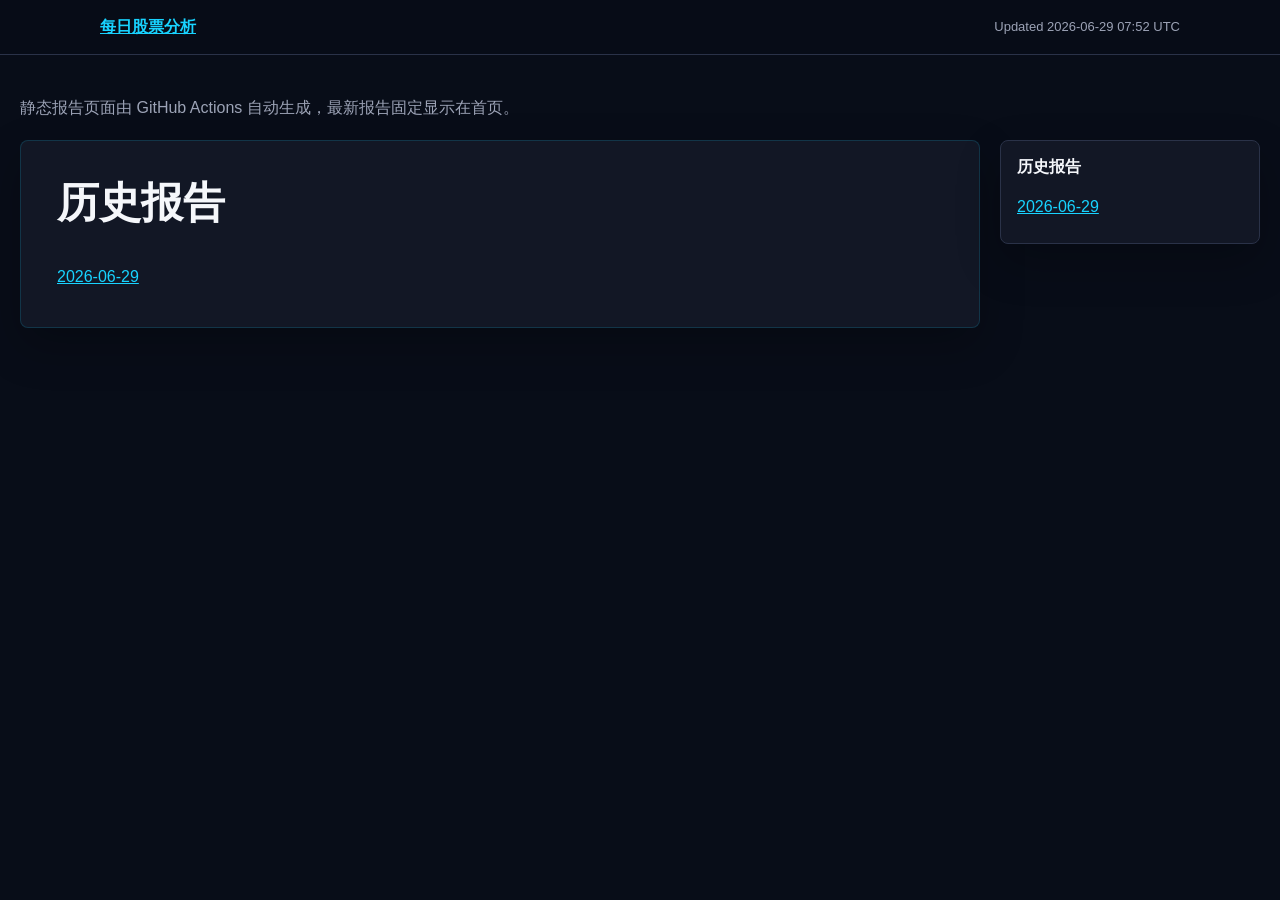
<file: reports/index.html>
<!doctype html>
<html lang="zh-CN">
<head>
  <meta charset="utf-8">
  <meta name="viewport" content="width=device-width, initial-scale=1">
  <title>历史报告 - 每日股票分析</title>
  <link rel="stylesheet" href="../assets/report.css">
</head>
<body>
  <header>
    <div class="bar">
      <div class="brand"><a href="../index.html">每日股票分析</a></div>
      <div class="meta">Updated 2026-06-29 07:52 UTC</div>
    </div>
  </header>
  <main>
    <p class="note">静态报告页面由 GitHub Actions 自动生成，最新报告固定显示在首页。</p>
    
    <div class="layout">
      <article id="full-report"><h1>历史报告</h1>
<a href="2026-06-29.html">2026-06-29</a></article>
      <aside class="history">
        <h2>历史报告</h2>
        <a href="2026-06-29.html">2026-06-29</a>
      </aside>
    </div>
  </main>
</body>
</html>
</file>
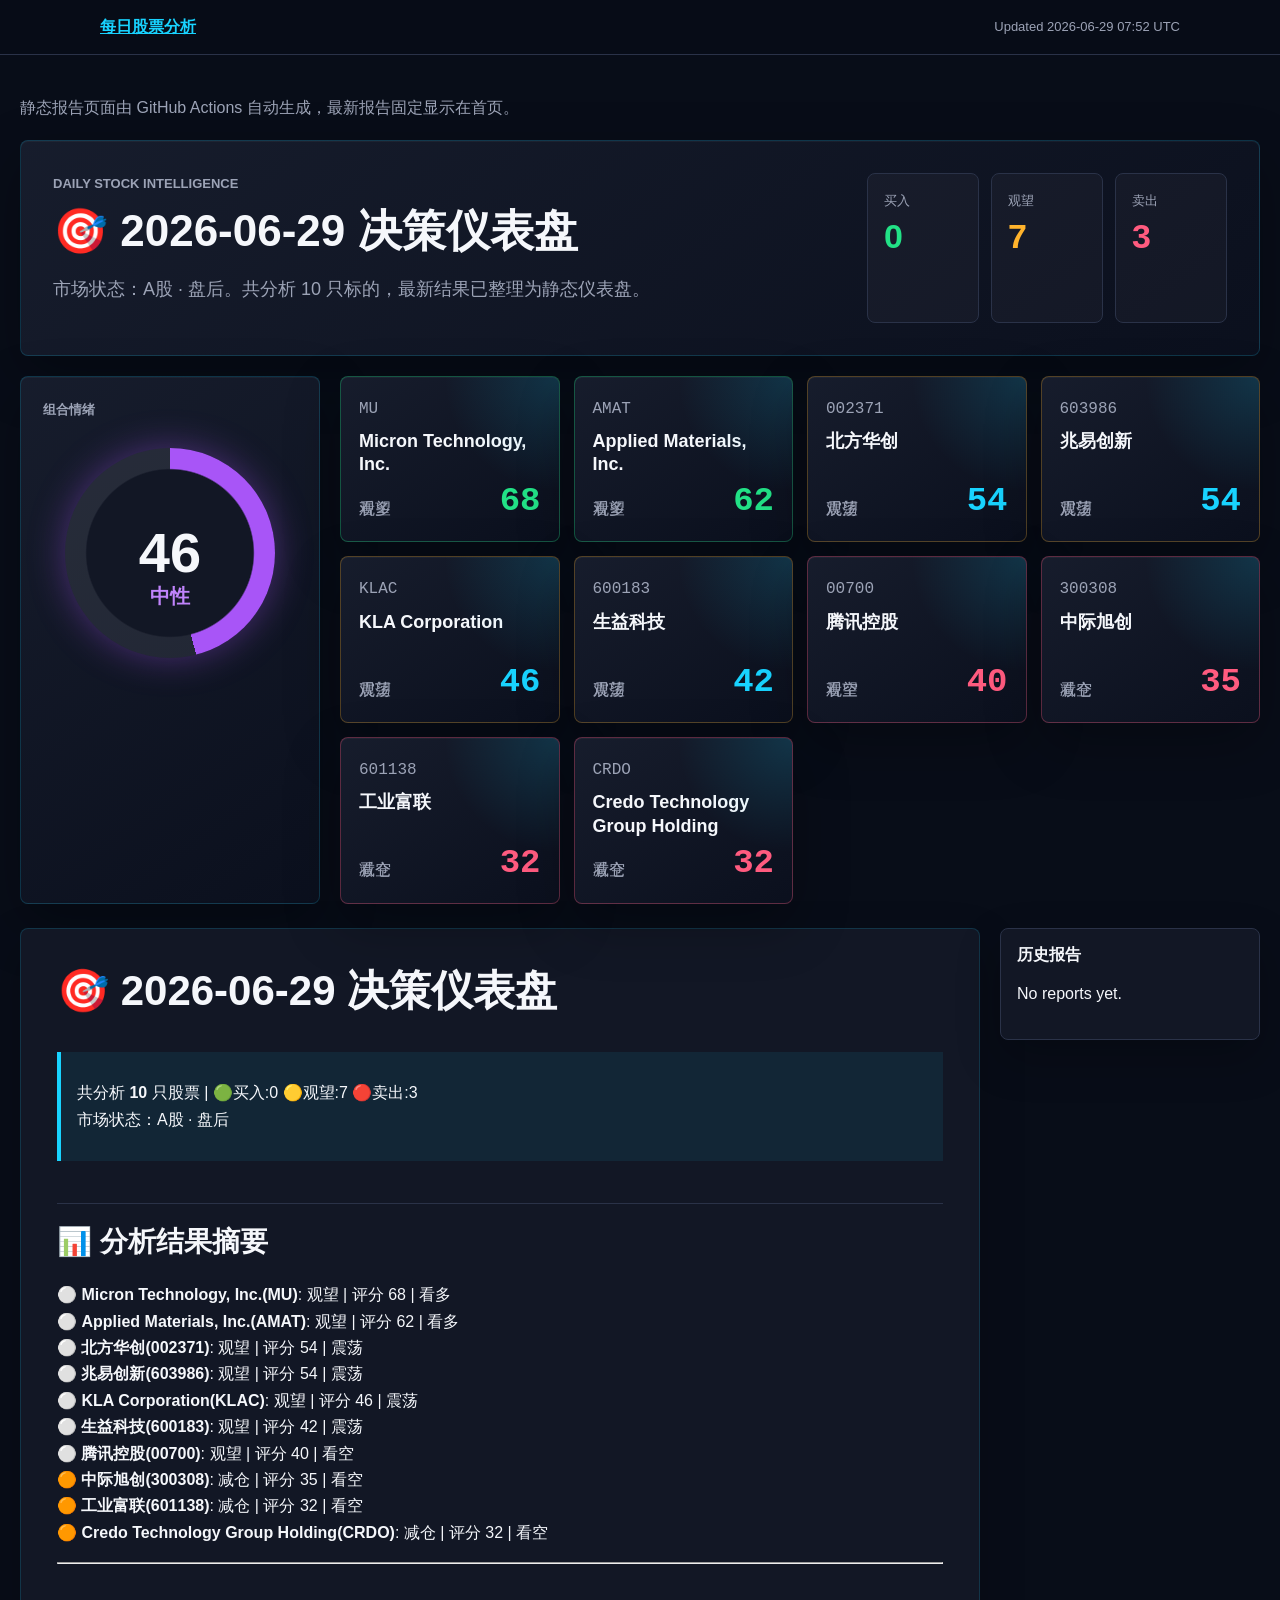
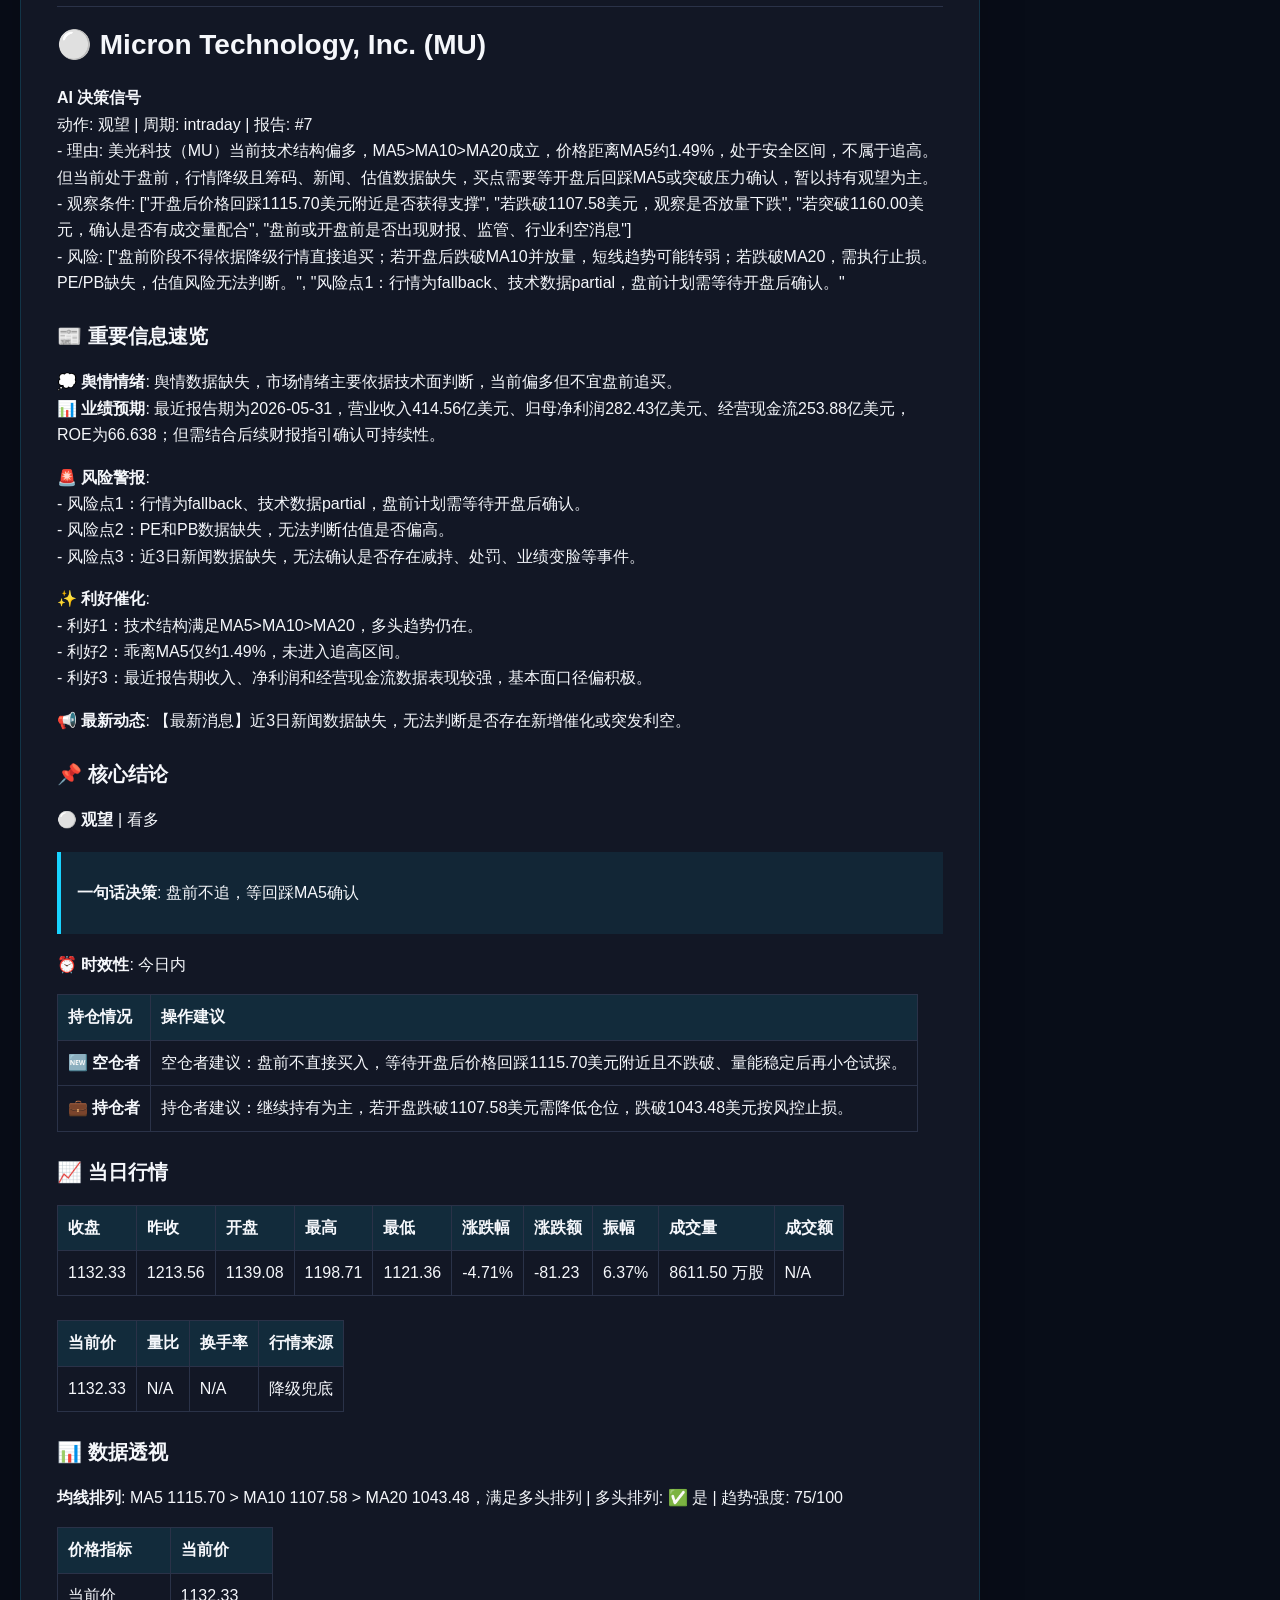
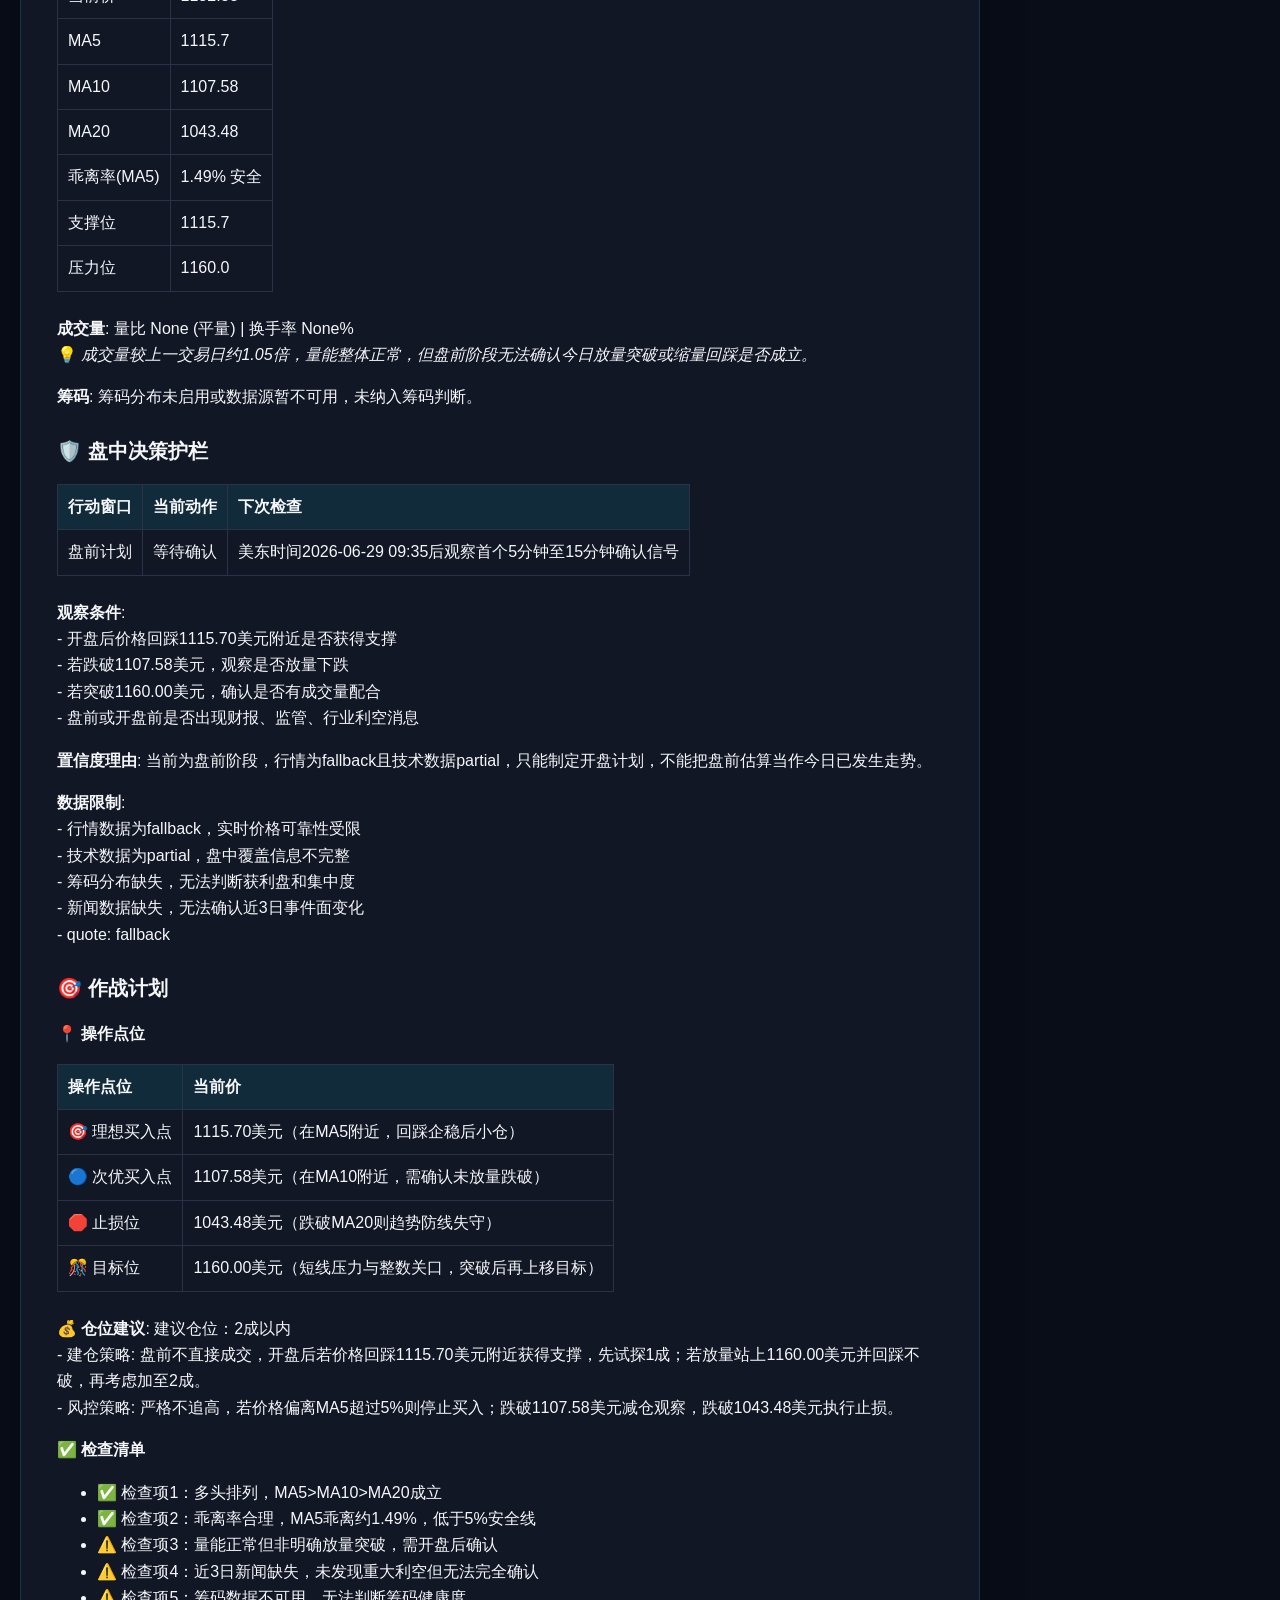
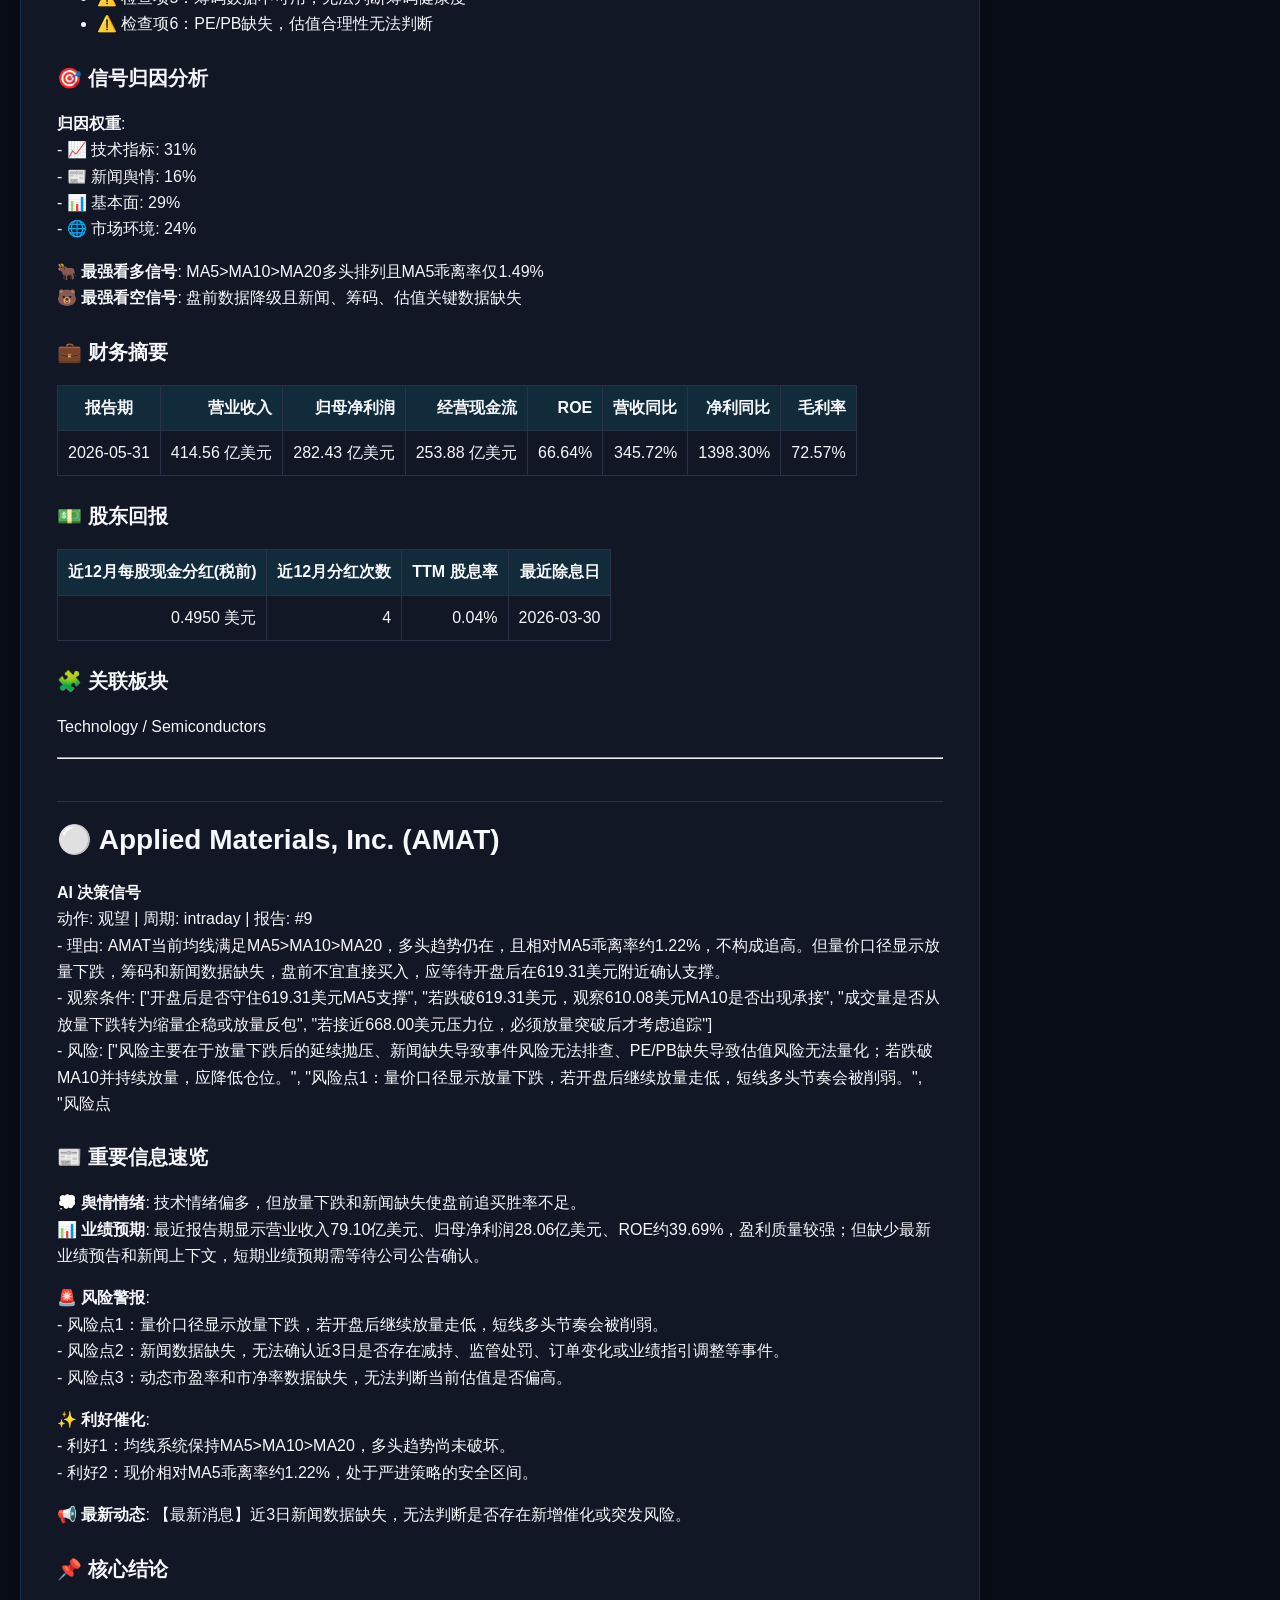
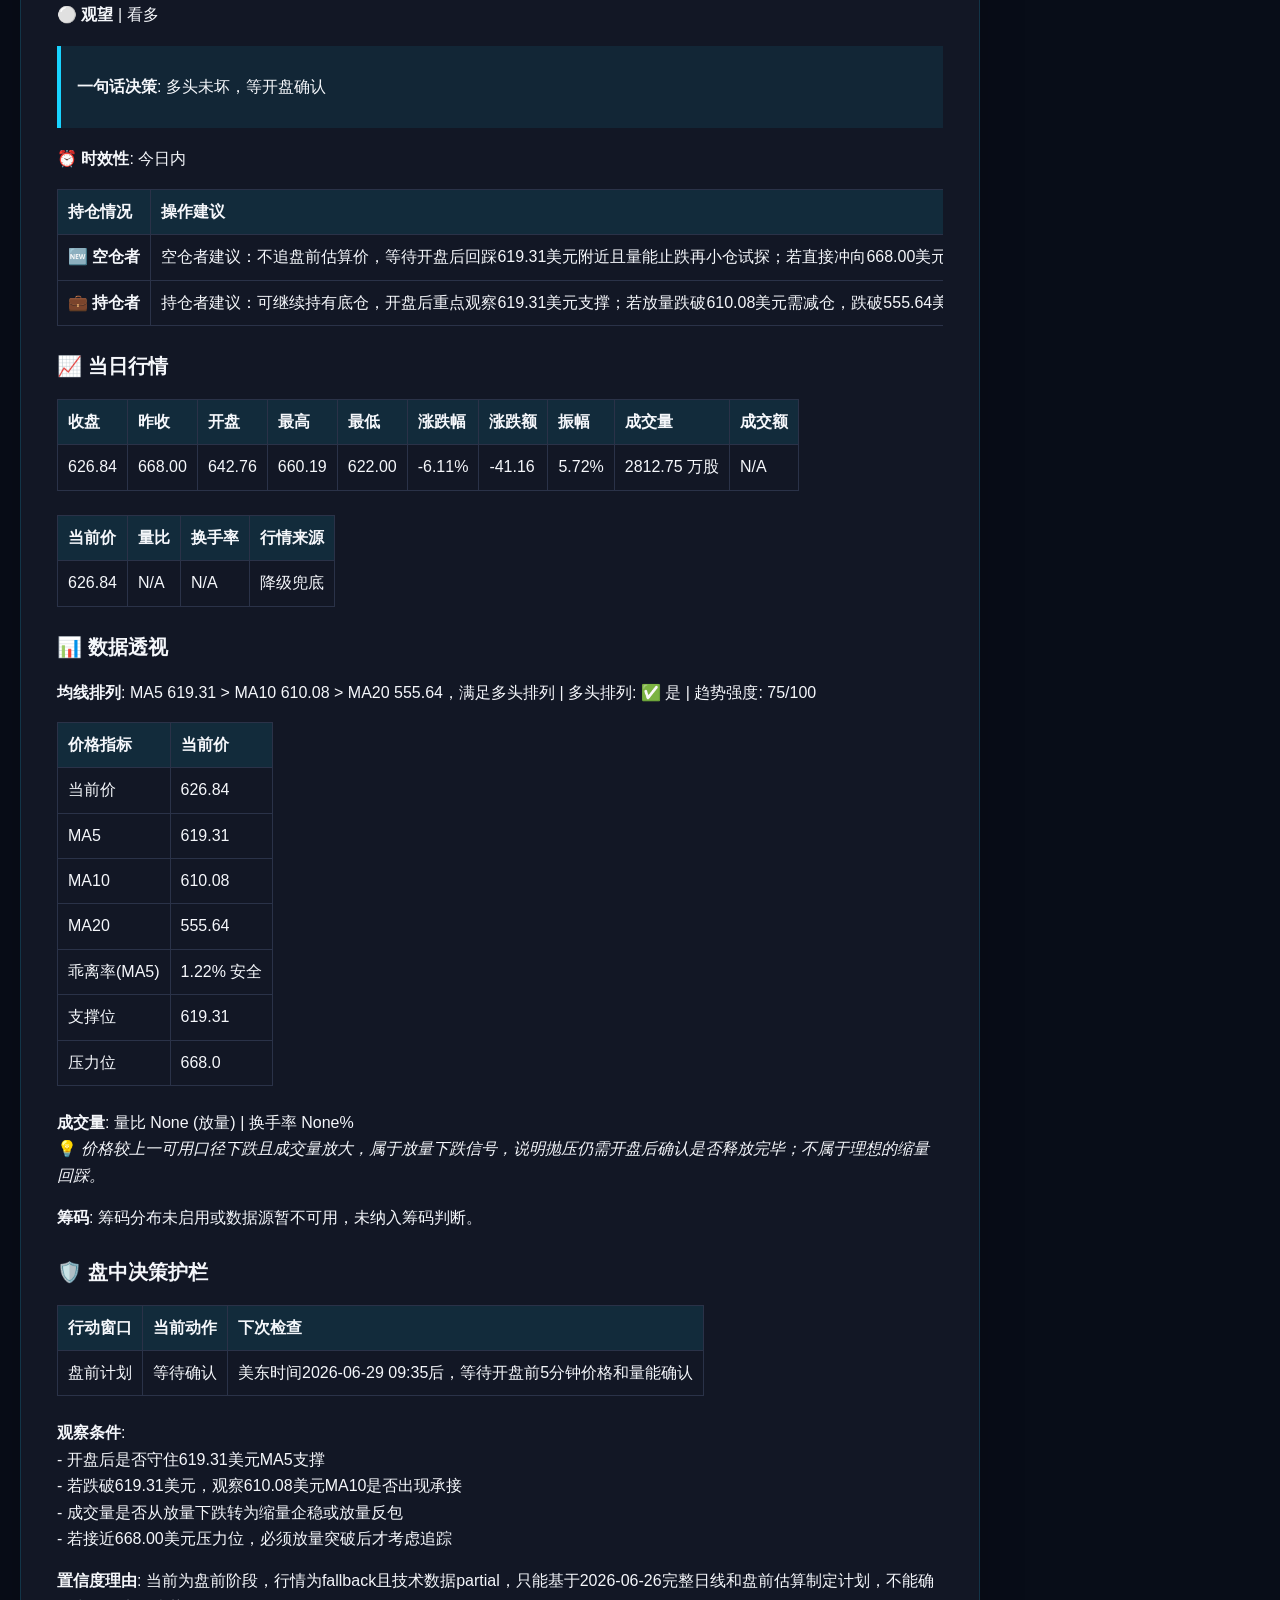
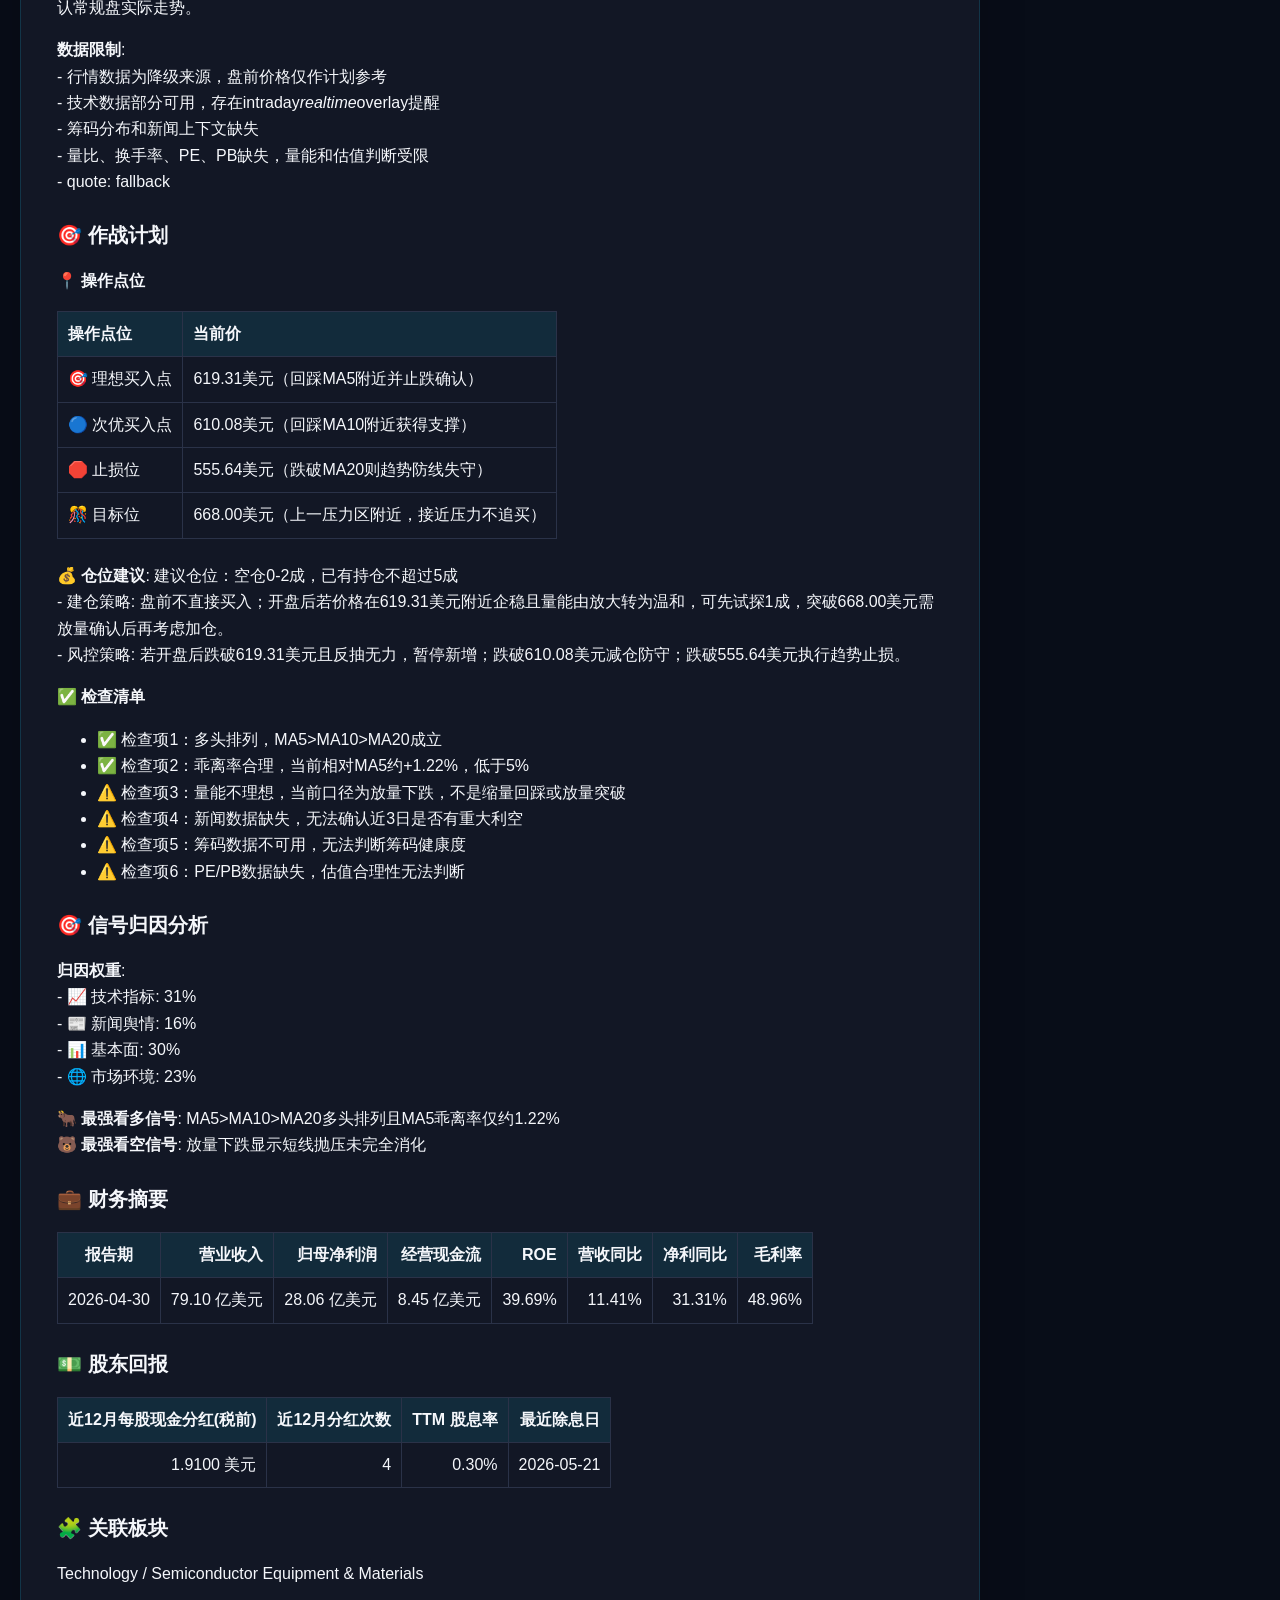
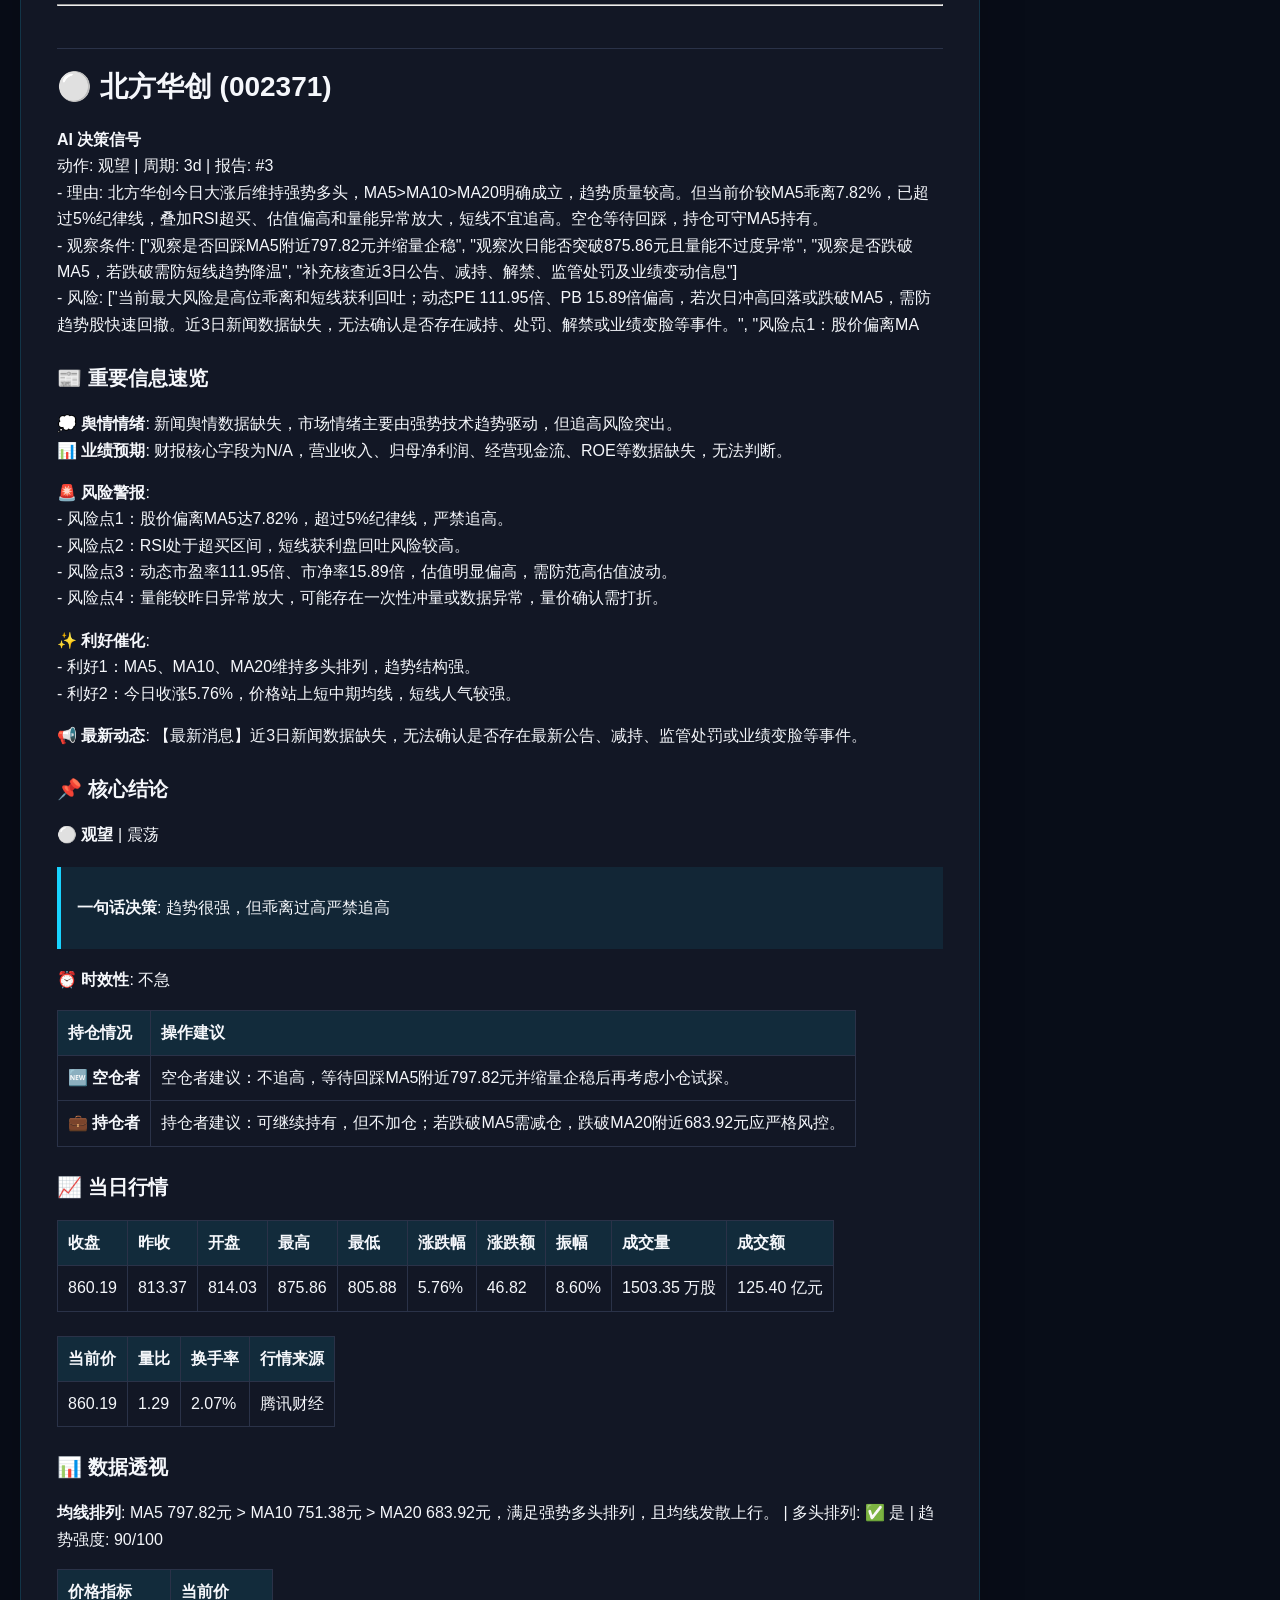
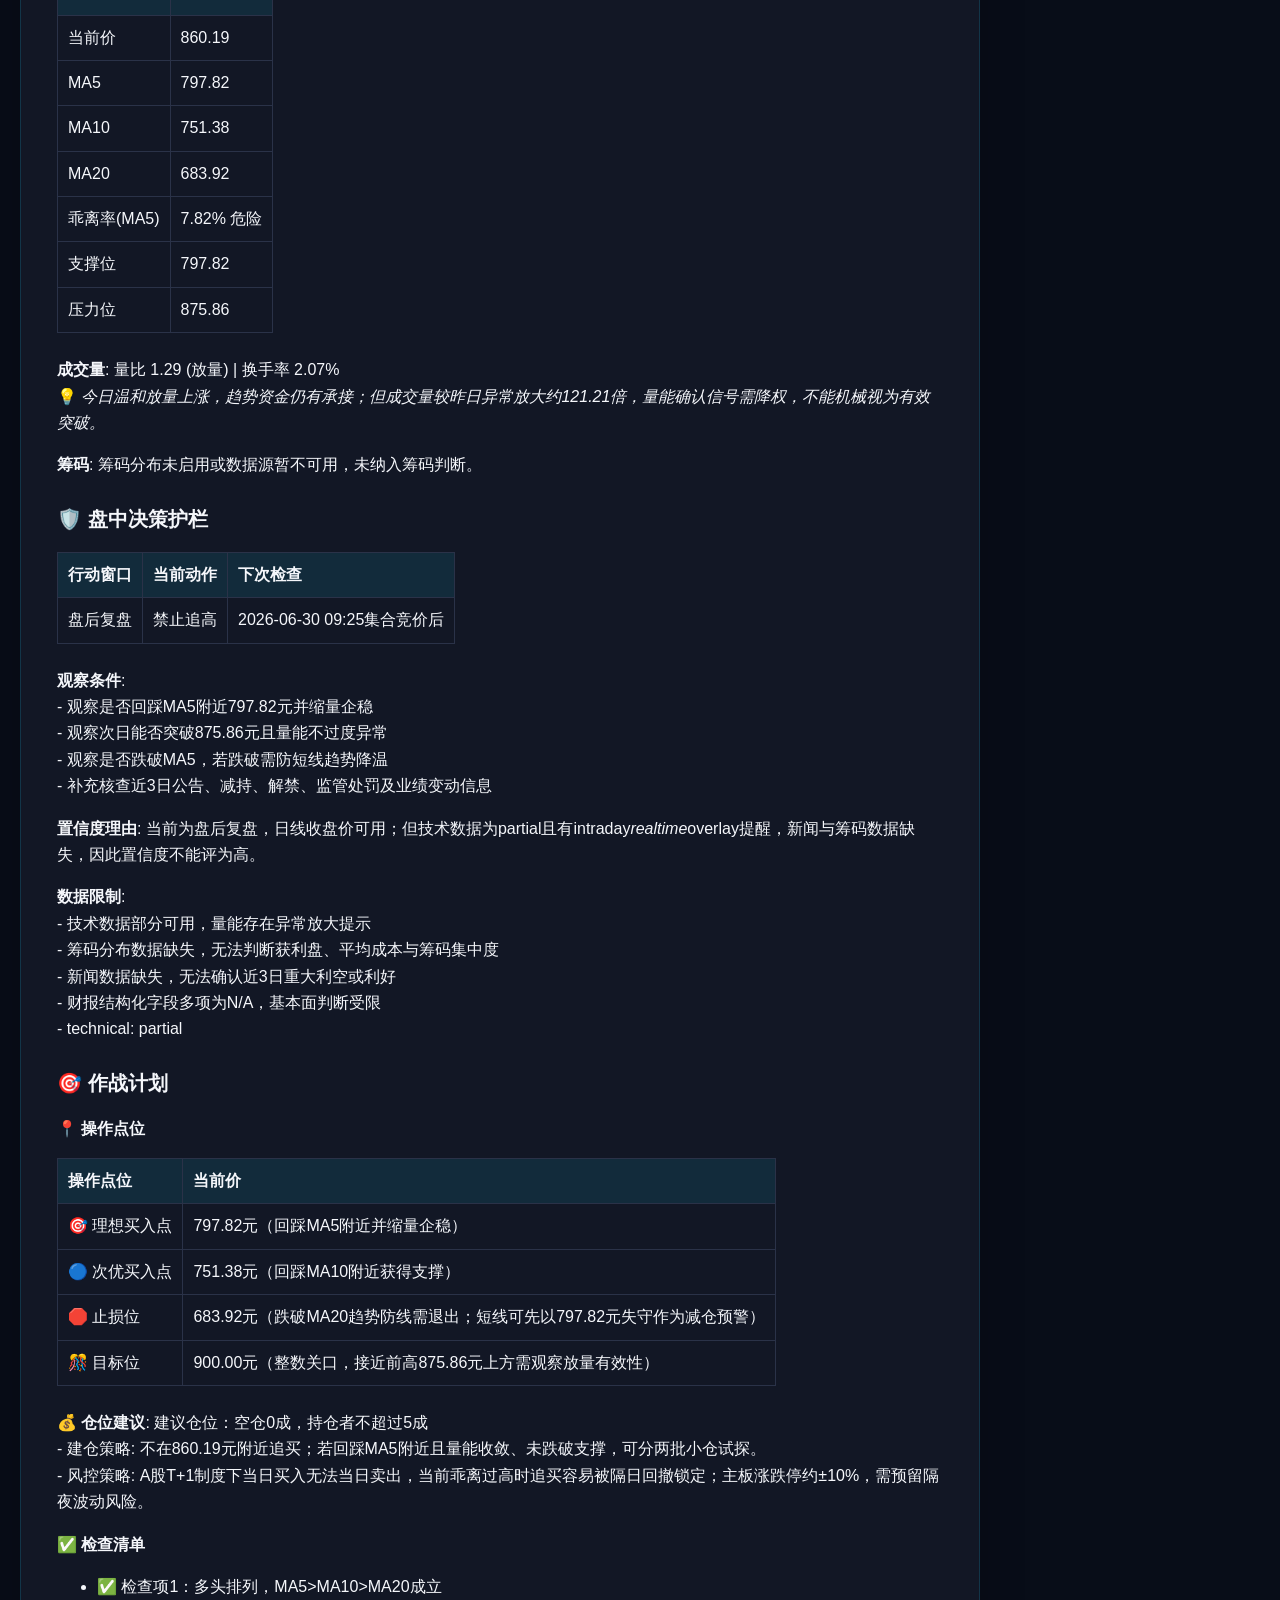
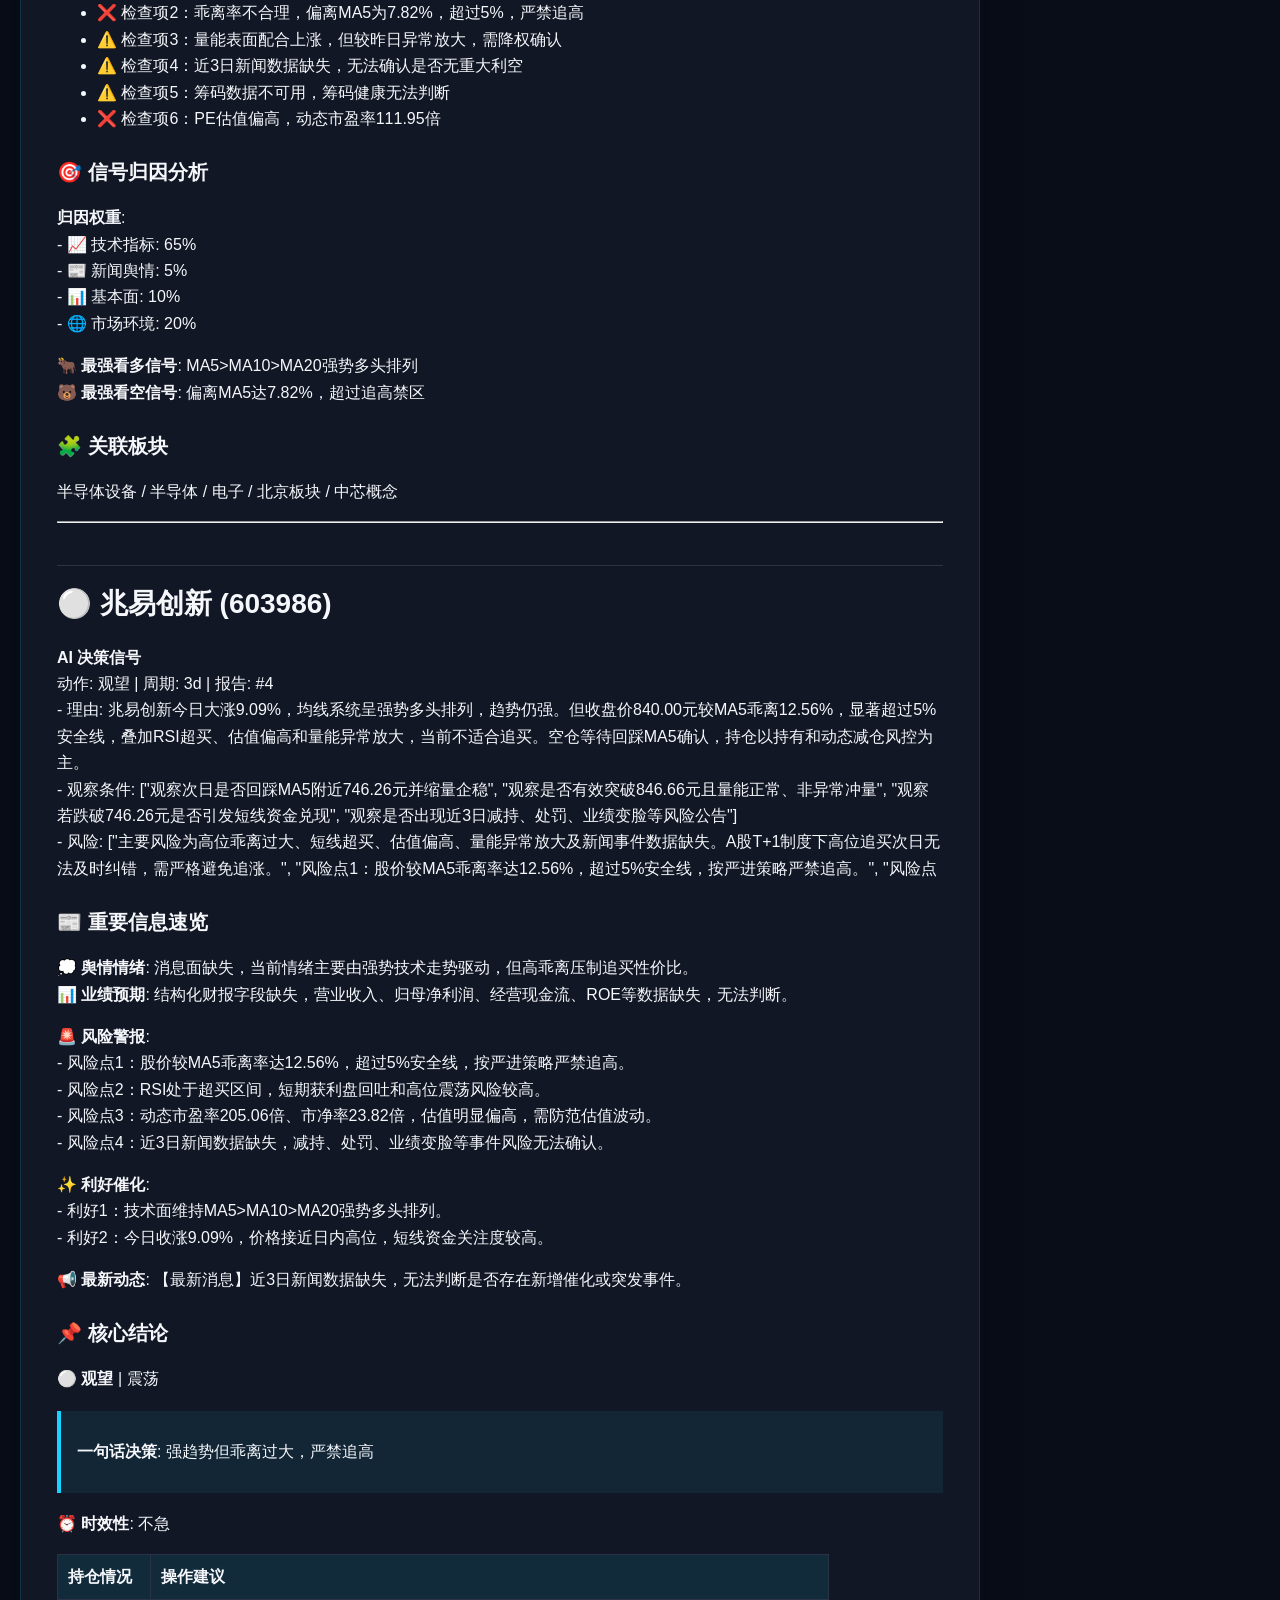
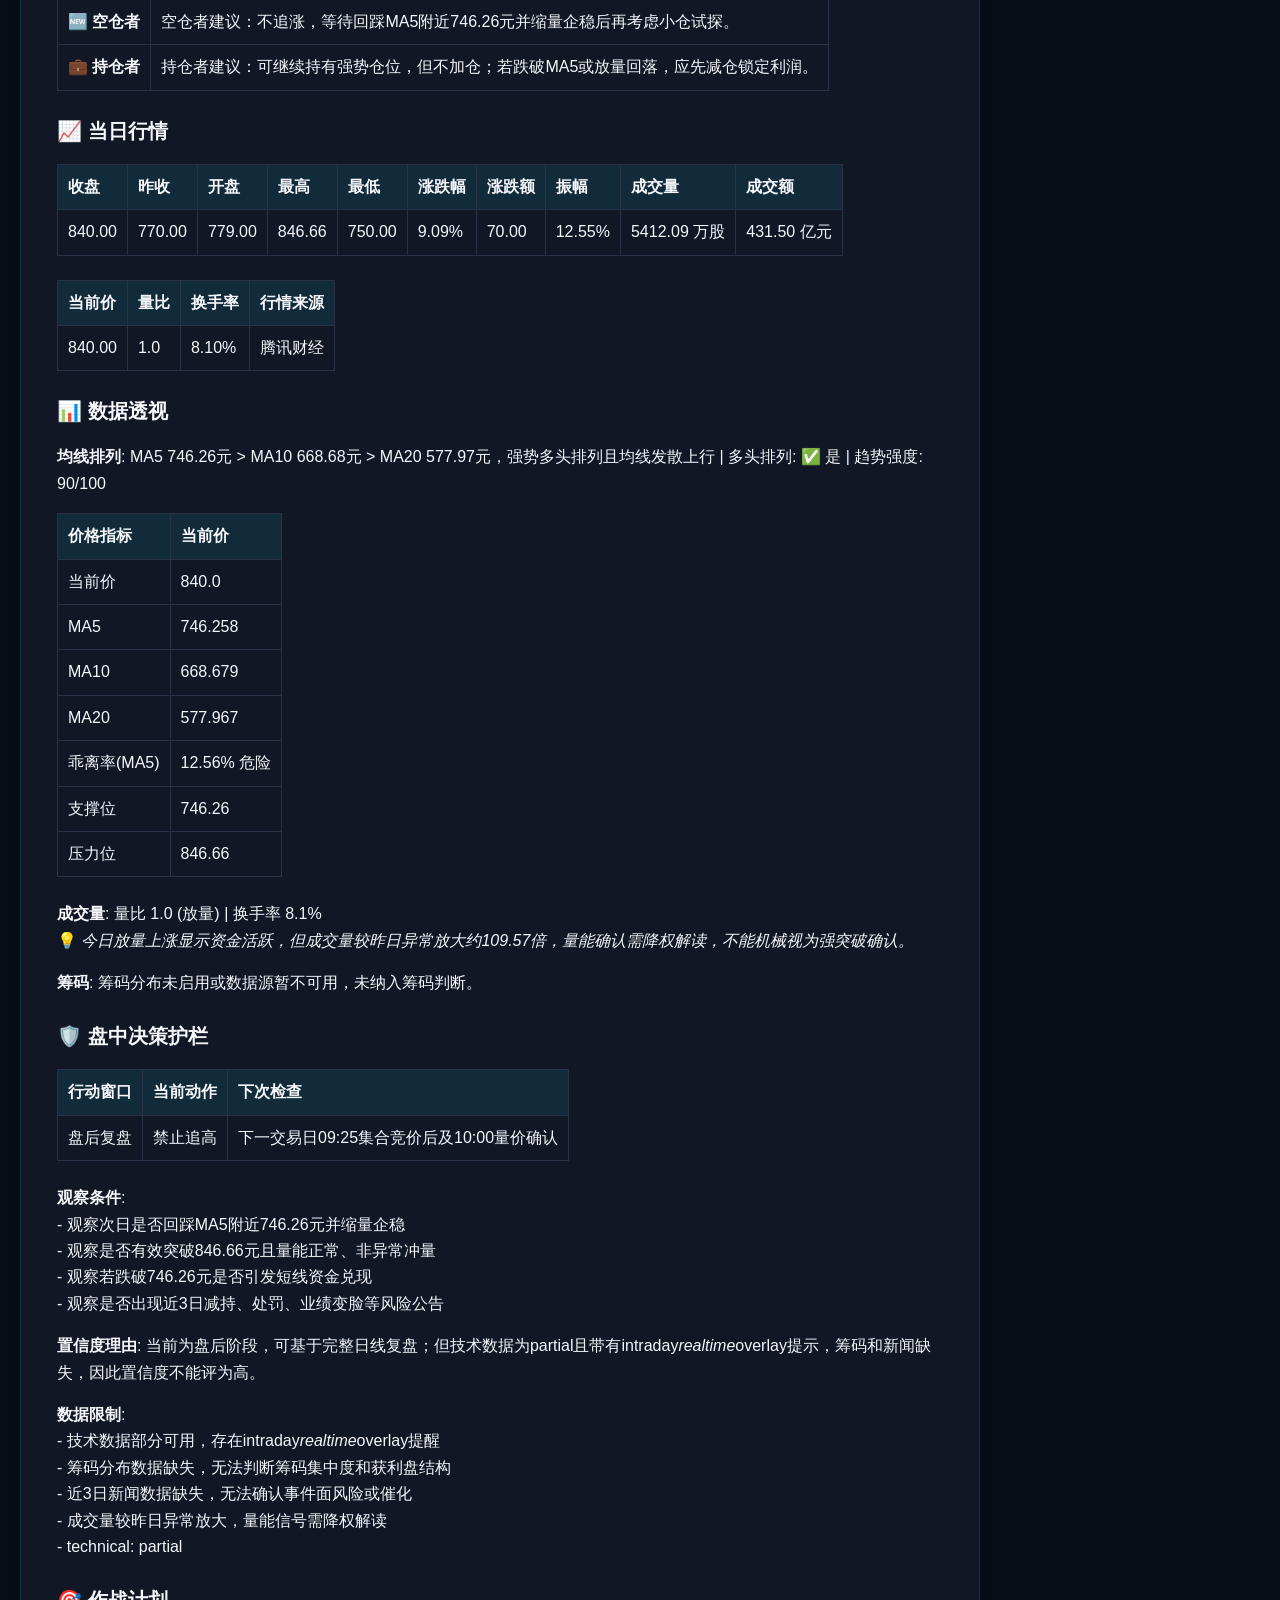
<file: reports/2026-06-29.html>
<!doctype html>
<html lang="zh-CN">
<head>
  <meta charset="utf-8">
  <meta name="viewport" content="width=device-width, initial-scale=1">
  <title>2026-06-29 - 每日股票分析</title>
  <link rel="stylesheet" href="../assets/report.css">
</head>
<body>
  <header>
    <div class="bar">
      <div class="brand"><a href="../index.html">每日股票分析</a></div>
      <div class="meta">Updated 2026-06-29 07:52 UTC</div>
    </div>
  </header>
  <main>
    <p class="note">静态报告页面由 GitHub Actions 自动生成，最新报告固定显示在首页。</p>
    
    <section class="dashboard">
      <div class="hero-panel">
        <div>
          <p class="eyebrow">Daily Stock Intelligence</p>
          <h1>🎯 2026-06-29 决策仪表盘</h1>
          <p class="hero-copy">市场状态：A股 · 盘后。共分析 10 只标的，最新结果已整理为静态仪表盘。</p>
        </div>
        <div class="hero-stats">
          <div class="stat-card buy"><span>买入</span><strong>0</strong></div>
          <div class="stat-card hold"><span>观望</span><strong>7</strong></div>
          <div class="stat-card sell"><span>卖出</span><strong>3</strong></div>
        </div>
      </div>
      <div class="dashboard-grid">
        <div class="gauge-card">
          <p class="panel-title">组合情绪</p>
          <div class="score-ring" style="--score: 46">
            <strong>46</strong>
            <span>中性</span>
          </div>
        </div>
        <div class="stock-grid">
          <a class="stock-card positive" href="#full-report">
          <span class="stock-code">MU</span>
          <strong>Micron Technology, Inc.</strong>
          <span class="stock-action">观望</span>
          <span class="stock-score">68</span>
          <span class="stock-trend">看多</span>
        </a>
<a class="stock-card positive" href="#full-report">
          <span class="stock-code">AMAT</span>
          <strong>Applied Materials, Inc.</strong>
          <span class="stock-action">观望</span>
          <span class="stock-score">62</span>
          <span class="stock-trend">看多</span>
        </a>
<a class="stock-card neutral" href="#full-report">
          <span class="stock-code">002371</span>
          <strong>北方华创</strong>
          <span class="stock-action">观望</span>
          <span class="stock-score">54</span>
          <span class="stock-trend">震荡</span>
        </a>
<a class="stock-card neutral" href="#full-report">
          <span class="stock-code">603986</span>
          <strong>兆易创新</strong>
          <span class="stock-action">观望</span>
          <span class="stock-score">54</span>
          <span class="stock-trend">震荡</span>
        </a>
<a class="stock-card neutral" href="#full-report">
          <span class="stock-code">KLAC</span>
          <strong>KLA Corporation</strong>
          <span class="stock-action">观望</span>
          <span class="stock-score">46</span>
          <span class="stock-trend">震荡</span>
        </a>
<a class="stock-card neutral" href="#full-report">
          <span class="stock-code">600183</span>
          <strong>生益科技</strong>
          <span class="stock-action">观望</span>
          <span class="stock-score">42</span>
          <span class="stock-trend">震荡</span>
        </a>
<a class="stock-card negative" href="#full-report">
          <span class="stock-code">00700</span>
          <strong>腾讯控股</strong>
          <span class="stock-action">观望</span>
          <span class="stock-score">40</span>
          <span class="stock-trend">看空</span>
        </a>
<a class="stock-card negative" href="#full-report">
          <span class="stock-code">300308</span>
          <strong>中际旭创</strong>
          <span class="stock-action">减仓</span>
          <span class="stock-score">35</span>
          <span class="stock-trend">看空</span>
        </a>
<a class="stock-card negative" href="#full-report">
          <span class="stock-code">601138</span>
          <strong>工业富联</strong>
          <span class="stock-action">减仓</span>
          <span class="stock-score">32</span>
          <span class="stock-trend">看空</span>
        </a>
<a class="stock-card negative" href="#full-report">
          <span class="stock-code">CRDO</span>
          <strong>Credo Technology Group Holding</strong>
          <span class="stock-action">减仓</span>
          <span class="stock-score">32</span>
          <span class="stock-trend">看空</span>
        </a>
        </div>
      </div>
    </section>
    
    <div class="layout">
      <article id="full-report"><h1>🎯 2026-06-29 决策仪表盘</h1>

<blockquote>
  <p>共分析 <strong>10</strong> 只股票 | 🟢买入:0 🟡观望:7 🔴卖出:3<br />
  市场状态：A股 · 盘后</p>
</blockquote>

<h2>📊 分析结果摘要</h2>

<p>⚪ <strong>Micron Technology, Inc.(MU)</strong>: 观望 | 评分 68 | 看多<br />
⚪ <strong>Applied Materials, Inc.(AMAT)</strong>: 观望 | 评分 62 | 看多<br />
⚪ <strong>北方华创(002371)</strong>: 观望 | 评分 54 | 震荡<br />
⚪ <strong>兆易创新(603986)</strong>: 观望 | 评分 54 | 震荡<br />
⚪ <strong>KLA Corporation(KLAC)</strong>: 观望 | 评分 46 | 震荡<br />
⚪ <strong>生益科技(600183)</strong>: 观望 | 评分 42 | 震荡<br />
⚪ <strong>腾讯控股(00700)</strong>: 观望 | 评分 40 | 看空<br />
🟠 <strong>中际旭创(300308)</strong>: 减仓 | 评分 35 | 看空<br />
🟠 <strong>工业富联(601138)</strong>: 减仓 | 评分 32 | 看空<br />
🟠 <strong>Credo Technology Group Holding(CRDO)</strong>: 减仓 | 评分 32 | 看空</p>

<hr />

<h2>⚪ Micron Technology, Inc. (MU)</h2>

<p><strong>AI 决策信号</strong><br />
动作: 观望 | 周期: intraday | 报告: #7<br />
- 理由: 美光科技（MU）当前技术结构偏多，MA5>MA10>MA20成立，价格距离MA5约1.49%，处于安全区间，不属于追高。但当前处于盘前，行情降级且筹码、新闻、估值数据缺失，买点需要等开盘后回踩MA5或突破压力确认，暂以持有观望为主。<br />
- 观察条件: ["开盘后价格回踩1115.70美元附近是否获得支撑", "若跌破1107.58美元，观察是否放量下跌", "若突破1160.00美元，确认是否有成交量配合", "盘前或开盘前是否出现财报、监管、行业利空消息"]<br />
- 风险: ["盘前阶段不得依据降级行情直接追买；若开盘后跌破MA10并放量，短线趋势可能转弱；若跌破MA20，需执行止损。PE/PB缺失，估值风险无法判断。", "风险点1：行情为fallback、技术数据partial，盘前计划需等待开盘后确认。"</p>

<h3>📰 重要信息速览</h3>

<p><strong>💭 舆情情绪</strong>: 舆情数据缺失，市场情绪主要依据技术面判断，当前偏多但不宜盘前追买。<br />
<strong>📊 业绩预期</strong>: 最近报告期为2026-05-31，营业收入414.56亿美元、归母净利润282.43亿美元、经营现金流253.88亿美元，ROE为66.638；但需结合后续财报指引确认可持续性。</p>

<p><strong>🚨 风险警报</strong>:<br />
- 风险点1：行情为fallback、技术数据partial，盘前计划需等待开盘后确认。<br />
- 风险点2：PE和PB数据缺失，无法判断估值是否偏高。<br />
- 风险点3：近3日新闻数据缺失，无法确认是否存在减持、处罚、业绩变脸等事件。</p>

<p><strong>✨ 利好催化</strong>:<br />
- 利好1：技术结构满足MA5>MA10>MA20，多头趋势仍在。<br />
- 利好2：乖离MA5仅约1.49%，未进入追高区间。<br />
- 利好3：最近报告期收入、净利润和经营现金流数据表现较强，基本面口径偏积极。</p>

<p><strong>📢 最新动态</strong>: 【最新消息】近3日新闻数据缺失，无法判断是否存在新增催化或突发利空。</p>

<h3>📌 核心结论</h3>

<p><strong>⚪ 观望</strong> | 看多</p>

<blockquote>
  <p><strong>一句话决策</strong>: 盘前不追，等回踩MA5确认</p>
</blockquote>

<p>⏰ <strong>时效性</strong>: 今日内</p>

<table>
<thead>
<tr>
  <th>持仓情况</th>
  <th>操作建议</th>
</tr>
</thead>
<tbody>
<tr>
  <td>🆕 <strong>空仓者</strong></td>
  <td>空仓者建议：盘前不直接买入，等待开盘后价格回踩1115.70美元附近且不跌破、量能稳定后再小仓试探。</td>
</tr>
<tr>
  <td>💼 <strong>持仓者</strong></td>
  <td>持仓者建议：继续持有为主，若开盘跌破1107.58美元需降低仓位，跌破1043.48美元按风控止损。</td>
</tr>
</tbody>
</table>

<h3>📈 当日行情</h3>

<table>
<thead>
<tr>
  <th>收盘</th>
  <th>昨收</th>
  <th>开盘</th>
  <th>最高</th>
  <th>最低</th>
  <th>涨跌幅</th>
  <th>涨跌额</th>
  <th>振幅</th>
  <th>成交量</th>
  <th>成交额</th>
</tr>
</thead>
<tbody>
<tr>
  <td>1132.33</td>
  <td>1213.56</td>
  <td>1139.08</td>
  <td>1198.71</td>
  <td>1121.36</td>
  <td>-4.71%</td>
  <td>-81.23</td>
  <td>6.37%</td>
  <td>8611.50 万股</td>
  <td>N/A</td>
</tr>
</tbody>
</table>

<table>
<thead>
<tr>
  <th>当前价</th>
  <th>量比</th>
  <th>换手率</th>
  <th>行情来源</th>
</tr>
</thead>
<tbody>
<tr>
  <td>1132.33</td>
  <td>N/A</td>
  <td>N/A</td>
  <td>降级兜底</td>
</tr>
</tbody>
</table>

<h3>📊 数据透视</h3>

<p><strong>均线排列</strong>: MA5 1115.70 &gt; MA10 1107.58 &gt; MA20 1043.48，满足多头排列 | 多头排列: ✅ 是 | 趋势强度: 75/100</p>

<table>
<thead>
<tr>
  <th>价格指标</th>
  <th>当前价</th>
</tr>
</thead>
<tbody>
<tr>
  <td>当前价</td>
  <td>1132.33</td>
</tr>
<tr>
  <td>MA5</td>
  <td>1115.7</td>
</tr>
<tr>
  <td>MA10</td>
  <td>1107.58</td>
</tr>
<tr>
  <td>MA20</td>
  <td>1043.48</td>
</tr>
<tr>
  <td>乖离率(MA5)</td>
  <td>1.49% 安全</td>
</tr>
<tr>
  <td>支撑位</td>
  <td>1115.7</td>
</tr>
<tr>
  <td>压力位</td>
  <td>1160.0</td>
</tr>
</tbody>
</table>

<p><strong>成交量</strong>: 量比 None (平量) | 换手率 None%<br />
💡 <em>成交量较上一交易日约1.05倍，量能整体正常，但盘前阶段无法确认今日放量突破或缩量回踩是否成立。</em></p>

<p><strong>筹码</strong>: 筹码分布未启用或数据源暂不可用，未纳入筹码判断。</p>

<h3>🛡️ 盘中决策护栏</h3>

<table>
<thead>
<tr>
  <th>行动窗口</th>
  <th>当前动作</th>
  <th>下次检查</th>
</tr>
</thead>
<tbody>
<tr>
  <td>盘前计划</td>
  <td>等待确认</td>
  <td>美东时间2026-06-29 09:35后观察首个5分钟至15分钟确认信号</td>
</tr>
</tbody>
</table>

<p><strong>观察条件</strong>:<br />
- 开盘后价格回踩1115.70美元附近是否获得支撑<br />
- 若跌破1107.58美元，观察是否放量下跌<br />
- 若突破1160.00美元，确认是否有成交量配合<br />
- 盘前或开盘前是否出现财报、监管、行业利空消息</p>

<p><strong>置信度理由</strong>: 当前为盘前阶段，行情为fallback且技术数据partial，只能制定开盘计划，不能把盘前估算当作今日已发生走势。</p>

<p><strong>数据限制</strong>:<br />
- 行情数据为fallback，实时价格可靠性受限<br />
- 技术数据为partial，盘中覆盖信息不完整<br />
- 筹码分布缺失，无法判断获利盘和集中度<br />
- 新闻数据缺失，无法确认近3日事件面变化<br />
- quote: fallback</p>

<h3>🎯 作战计划</h3>

<p><strong>📍 操作点位</strong></p>

<table>
<thead>
<tr>
  <th>操作点位</th>
  <th>当前价</th>
</tr>
</thead>
<tbody>
<tr>
  <td>🎯 理想买入点</td>
  <td>1115.70美元（在MA5附近，回踩企稳后小仓）</td>
</tr>
<tr>
  <td>🔵 次优买入点</td>
  <td>1107.58美元（在MA10附近，需确认未放量跌破）</td>
</tr>
<tr>
  <td>🛑 止损位</td>
  <td>1043.48美元（跌破MA20则趋势防线失守）</td>
</tr>
<tr>
  <td>🎊 目标位</td>
  <td>1160.00美元（短线压力与整数关口，突破后再上移目标）</td>
</tr>
</tbody>
</table>

<p><strong>💰 仓位建议</strong>: 建议仓位：2成以内<br />
- 建仓策略: 盘前不直接成交，开盘后若价格回踩1115.70美元附近获得支撑，先试探1成；若放量站上1160.00美元并回踩不破，再考虑加至2成。<br />
- 风控策略: 严格不追高，若价格偏离MA5超过5%则停止买入；跌破1107.58美元减仓观察，跌破1043.48美元执行止损。</p>

<p><strong>✅ 检查清单</strong></p>

<ul>
<li>✅ 检查项1：多头排列，MA5>MA10>MA20成立</li>
<li>✅ 检查项2：乖离率合理，MA5乖离约1.49%，低于5%安全线</li>
<li>⚠️ 检查项3：量能正常但非明确放量突破，需开盘后确认</li>
<li>⚠️ 检查项4：近3日新闻缺失，未发现重大利空但无法完全确认</li>
<li>⚠️ 检查项5：筹码数据不可用，无法判断筹码健康度</li>
<li>⚠️ 检查项6：PE/PB缺失，估值合理性无法判断</li>
</ul>

<h3>🎯 信号归因分析</h3>

<p><strong>归因权重</strong>:<br />
- 📈 技术指标: 31%<br />
- 📰 新闻舆情: 16%<br />
- 📊 基本面: 29%<br />
- 🌐 市场环境: 24%</p>

<p><strong>🐂 最强看多信号</strong>: MA5>MA10>MA20多头排列且MA5乖离率仅1.49%<br />
<strong>🐻 最强看空信号</strong>: 盘前数据降级且新闻、筹码、估值关键数据缺失</p>

<h3>💼 财务摘要</h3>

<table>
<thead>
<tr>
  <th style="text-align:center;">报告期</th>
  <th style="text-align:right;">营业收入</th>
  <th style="text-align:right;">归母净利润</th>
  <th style="text-align:right;">经营现金流</th>
  <th style="text-align:right;">ROE</th>
  <th style="text-align:right;">营收同比</th>
  <th style="text-align:right;">净利同比</th>
  <th style="text-align:right;">毛利率</th>
</tr>
</thead>
<tbody>
<tr>
  <td style="text-align:center;">2026-05-31</td>
  <td style="text-align:right;">414.56 亿美元</td>
  <td style="text-align:right;">282.43 亿美元</td>
  <td style="text-align:right;">253.88 亿美元</td>
  <td style="text-align:right;">66.64%</td>
  <td style="text-align:right;">345.72%</td>
  <td style="text-align:right;">1398.30%</td>
  <td style="text-align:right;">72.57%</td>
</tr>
</tbody>
</table>

<h3>💵 股东回报</h3>

<table>
<thead>
<tr>
  <th style="text-align:right;">近12月每股现金分红(税前)</th>
  <th style="text-align:right;">近12月分红次数</th>
  <th style="text-align:right;">TTM 股息率</th>
  <th style="text-align:center;">最近除息日</th>
</tr>
</thead>
<tbody>
<tr>
  <td style="text-align:right;">0.4950 美元</td>
  <td style="text-align:right;">4</td>
  <td style="text-align:right;">0.04%</td>
  <td style="text-align:center;">2026-03-30</td>
</tr>
</tbody>
</table>

<h3>🧩 关联板块</h3>

<p>Technology / Semiconductors</p>

<hr />

<h2>⚪ Applied Materials, Inc. (AMAT)</h2>

<p><strong>AI 决策信号</strong><br />
动作: 观望 | 周期: intraday | 报告: #9<br />
- 理由: AMAT当前均线满足MA5>MA10>MA20，多头趋势仍在，且相对MA5乖离率约1.22%，不构成追高。但量价口径显示放量下跌，筹码和新闻数据缺失，盘前不宜直接买入，应等待开盘后在619.31美元附近确认支撑。<br />
- 观察条件: ["开盘后是否守住619.31美元MA5支撑", "若跌破619.31美元，观察610.08美元MA10是否出现承接", "成交量是否从放量下跌转为缩量企稳或放量反包", "若接近668.00美元压力位，必须放量突破后才考虑追踪"]<br />
- 风险: ["风险主要在于放量下跌后的延续抛压、新闻缺失导致事件风险无法排查、PE/PB缺失导致估值风险无法量化；若跌破MA10并持续放量，应降低仓位。", "风险点1：量价口径显示放量下跌，若开盘后继续放量走低，短线多头节奏会被削弱。", "风险点</p>

<h3>📰 重要信息速览</h3>

<p><strong>💭 舆情情绪</strong>: 技术情绪偏多，但放量下跌和新闻缺失使盘前追买胜率不足。<br />
<strong>📊 业绩预期</strong>: 最近报告期显示营业收入79.10亿美元、归母净利润28.06亿美元、ROE约39.69%，盈利质量较强；但缺少最新业绩预告和新闻上下文，短期业绩预期需等待公司公告确认。</p>

<p><strong>🚨 风险警报</strong>:<br />
- 风险点1：量价口径显示放量下跌，若开盘后继续放量走低，短线多头节奏会被削弱。<br />
- 风险点2：新闻数据缺失，无法确认近3日是否存在减持、监管处罚、订单变化或业绩指引调整等事件。<br />
- 风险点3：动态市盈率和市净率数据缺失，无法判断当前估值是否偏高。</p>

<p><strong>✨ 利好催化</strong>:<br />
- 利好1：均线系统保持MA5>MA10>MA20，多头趋势尚未破坏。<br />
- 利好2：现价相对MA5乖离率约1.22%，处于严进策略的安全区间。</p>

<p><strong>📢 最新动态</strong>: 【最新消息】近3日新闻数据缺失，无法判断是否存在新增催化或突发风险。</p>

<h3>📌 核心结论</h3>

<p><strong>⚪ 观望</strong> | 看多</p>

<blockquote>
  <p><strong>一句话决策</strong>: 多头未坏，等开盘确认</p>
</blockquote>

<p>⏰ <strong>时效性</strong>: 今日内</p>

<table>
<thead>
<tr>
  <th>持仓情况</th>
  <th>操作建议</th>
</tr>
</thead>
<tbody>
<tr>
  <td>🆕 <strong>空仓者</strong></td>
  <td>空仓者建议：不追盘前估算价，等待开盘后回踩619.31美元附近且量能止跌再小仓试探；若直接冲向668.00美元压力位，不追高。</td>
</tr>
<tr>
  <td>💼 <strong>持仓者</strong></td>
  <td>持仓者建议：可继续持有底仓，开盘后重点观察619.31美元支撑；若放量跌破610.08美元需减仓，跌破555.64美元按纪律止损。</td>
</tr>
</tbody>
</table>

<h3>📈 当日行情</h3>

<table>
<thead>
<tr>
  <th>收盘</th>
  <th>昨收</th>
  <th>开盘</th>
  <th>最高</th>
  <th>最低</th>
  <th>涨跌幅</th>
  <th>涨跌额</th>
  <th>振幅</th>
  <th>成交量</th>
  <th>成交额</th>
</tr>
</thead>
<tbody>
<tr>
  <td>626.84</td>
  <td>668.00</td>
  <td>642.76</td>
  <td>660.19</td>
  <td>622.00</td>
  <td>-6.11%</td>
  <td>-41.16</td>
  <td>5.72%</td>
  <td>2812.75 万股</td>
  <td>N/A</td>
</tr>
</tbody>
</table>

<table>
<thead>
<tr>
  <th>当前价</th>
  <th>量比</th>
  <th>换手率</th>
  <th>行情来源</th>
</tr>
</thead>
<tbody>
<tr>
  <td>626.84</td>
  <td>N/A</td>
  <td>N/A</td>
  <td>降级兜底</td>
</tr>
</tbody>
</table>

<h3>📊 数据透视</h3>

<p><strong>均线排列</strong>: MA5 619.31 &gt; MA10 610.08 &gt; MA20 555.64，满足多头排列 | 多头排列: ✅ 是 | 趋势强度: 75/100</p>

<table>
<thead>
<tr>
  <th>价格指标</th>
  <th>当前价</th>
</tr>
</thead>
<tbody>
<tr>
  <td>当前价</td>
  <td>626.84</td>
</tr>
<tr>
  <td>MA5</td>
  <td>619.31</td>
</tr>
<tr>
  <td>MA10</td>
  <td>610.08</td>
</tr>
<tr>
  <td>MA20</td>
  <td>555.64</td>
</tr>
<tr>
  <td>乖离率(MA5)</td>
  <td>1.22% 安全</td>
</tr>
<tr>
  <td>支撑位</td>
  <td>619.31</td>
</tr>
<tr>
  <td>压力位</td>
  <td>668.0</td>
</tr>
</tbody>
</table>

<p><strong>成交量</strong>: 量比 None (放量) | 换手率 None%<br />
💡 <em>价格较上一可用口径下跌且成交量放大，属于放量下跌信号，说明抛压仍需开盘后确认是否释放完毕；不属于理想的缩量回踩。</em></p>

<p><strong>筹码</strong>: 筹码分布未启用或数据源暂不可用，未纳入筹码判断。</p>

<h3>🛡️ 盘中决策护栏</h3>

<table>
<thead>
<tr>
  <th>行动窗口</th>
  <th>当前动作</th>
  <th>下次检查</th>
</tr>
</thead>
<tbody>
<tr>
  <td>盘前计划</td>
  <td>等待确认</td>
  <td>美东时间2026-06-29 09:35后，等待开盘前5分钟价格和量能确认</td>
</tr>
</tbody>
</table>

<p><strong>观察条件</strong>:<br />
- 开盘后是否守住619.31美元MA5支撑<br />
- 若跌破619.31美元，观察610.08美元MA10是否出现承接<br />
- 成交量是否从放量下跌转为缩量企稳或放量反包<br />
- 若接近668.00美元压力位，必须放量突破后才考虑追踪</p>

<p><strong>置信度理由</strong>: 当前为盘前阶段，行情为fallback且技术数据partial，只能基于2026-06-26完整日线和盘前估算制定计划，不能确认常规盘实际走势。</p>

<p><strong>数据限制</strong>:<br />
- 行情数据为降级来源，盘前价格仅作计划参考<br />
- 技术数据部分可用，存在intraday<em>realtime</em>overlay提醒<br />
- 筹码分布和新闻上下文缺失<br />
- 量比、换手率、PE、PB缺失，量能和估值判断受限<br />
- quote: fallback</p>

<h3>🎯 作战计划</h3>

<p><strong>📍 操作点位</strong></p>

<table>
<thead>
<tr>
  <th>操作点位</th>
  <th>当前价</th>
</tr>
</thead>
<tbody>
<tr>
  <td>🎯 理想买入点</td>
  <td>619.31美元（回踩MA5附近并止跌确认）</td>
</tr>
<tr>
  <td>🔵 次优买入点</td>
  <td>610.08美元（回踩MA10附近获得支撑）</td>
</tr>
<tr>
  <td>🛑 止损位</td>
  <td>555.64美元（跌破MA20则趋势防线失守）</td>
</tr>
<tr>
  <td>🎊 目标位</td>
  <td>668.00美元（上一压力区附近，接近压力不追买）</td>
</tr>
</tbody>
</table>

<p><strong>💰 仓位建议</strong>: 建议仓位：空仓0-2成，已有持仓不超过5成<br />
- 建仓策略: 盘前不直接买入；开盘后若价格在619.31美元附近企稳且量能由放大转为温和，可先试探1成，突破668.00美元需放量确认后再考虑加仓。<br />
- 风控策略: 若开盘后跌破619.31美元且反抽无力，暂停新增；跌破610.08美元减仓防守；跌破555.64美元执行趋势止损。</p>

<p><strong>✅ 检查清单</strong></p>

<ul>
<li>✅ 检查项1：多头排列，MA5>MA10>MA20成立</li>
<li>✅ 检查项2：乖离率合理，当前相对MA5约+1.22%，低于5%</li>
<li>⚠️ 检查项3：量能不理想，当前口径为放量下跌，不是缩量回踩或放量突破</li>
<li>⚠️ 检查项4：新闻数据缺失，无法确认近3日是否有重大利空</li>
<li>⚠️ 检查项5：筹码数据不可用，无法判断筹码健康度</li>
<li>⚠️ 检查项6：PE/PB数据缺失，估值合理性无法判断</li>
</ul>

<h3>🎯 信号归因分析</h3>

<p><strong>归因权重</strong>:<br />
- 📈 技术指标: 31%<br />
- 📰 新闻舆情: 16%<br />
- 📊 基本面: 30%<br />
- 🌐 市场环境: 23%</p>

<p><strong>🐂 最强看多信号</strong>: MA5>MA10>MA20多头排列且MA5乖离率仅约1.22%<br />
<strong>🐻 最强看空信号</strong>: 放量下跌显示短线抛压未完全消化</p>

<h3>💼 财务摘要</h3>

<table>
<thead>
<tr>
  <th style="text-align:center;">报告期</th>
  <th style="text-align:right;">营业收入</th>
  <th style="text-align:right;">归母净利润</th>
  <th style="text-align:right;">经营现金流</th>
  <th style="text-align:right;">ROE</th>
  <th style="text-align:right;">营收同比</th>
  <th style="text-align:right;">净利同比</th>
  <th style="text-align:right;">毛利率</th>
</tr>
</thead>
<tbody>
<tr>
  <td style="text-align:center;">2026-04-30</td>
  <td style="text-align:right;">79.10 亿美元</td>
  <td style="text-align:right;">28.06 亿美元</td>
  <td style="text-align:right;">8.45 亿美元</td>
  <td style="text-align:right;">39.69%</td>
  <td style="text-align:right;">11.41%</td>
  <td style="text-align:right;">31.31%</td>
  <td style="text-align:right;">48.96%</td>
</tr>
</tbody>
</table>

<h3>💵 股东回报</h3>

<table>
<thead>
<tr>
  <th style="text-align:right;">近12月每股现金分红(税前)</th>
  <th style="text-align:right;">近12月分红次数</th>
  <th style="text-align:right;">TTM 股息率</th>
  <th style="text-align:center;">最近除息日</th>
</tr>
</thead>
<tbody>
<tr>
  <td style="text-align:right;">1.9100 美元</td>
  <td style="text-align:right;">4</td>
  <td style="text-align:right;">0.30%</td>
  <td style="text-align:center;">2026-05-21</td>
</tr>
</tbody>
</table>

<h3>🧩 关联板块</h3>

<p>Technology / Semiconductor Equipment &amp; Materials</p>

<hr />

<h2>⚪ 北方华创 (002371)</h2>

<p><strong>AI 决策信号</strong><br />
动作: 观望 | 周期: 3d | 报告: #3<br />
- 理由: 北方华创今日大涨后维持强势多头，MA5>MA10>MA20明确成立，趋势质量较高。但当前价较MA5乖离7.82%，已超过5%纪律线，叠加RSI超买、估值偏高和量能异常放大，短线不宜追高。空仓等待回踩，持仓可守MA5持有。<br />
- 观察条件: ["观察是否回踩MA5附近797.82元并缩量企稳", "观察次日能否突破875.86元且量能不过度异常", "观察是否跌破MA5，若跌破需防短线趋势降温", "补充核查近3日公告、减持、解禁、监管处罚及业绩变动信息"]<br />
- 风险: ["当前最大风险是高位乖离和短线获利回吐；动态PE 111.95倍、PB 15.89倍偏高，若次日冲高回落或跌破MA5，需防趋势股快速回撤。近3日新闻数据缺失，无法确认是否存在减持、处罚、解禁或业绩变脸等事件。", "风险点1：股价偏离MA</p>

<h3>📰 重要信息速览</h3>

<p><strong>💭 舆情情绪</strong>: 新闻舆情数据缺失，市场情绪主要由强势技术趋势驱动，但追高风险突出。<br />
<strong>📊 业绩预期</strong>: 财报核心字段为N/A，营业收入、归母净利润、经营现金流、ROE等数据缺失，无法判断。</p>

<p><strong>🚨 风险警报</strong>:<br />
- 风险点1：股价偏离MA5达7.82%，超过5%纪律线，严禁追高。<br />
- 风险点2：RSI处于超买区间，短线获利盘回吐风险较高。<br />
- 风险点3：动态市盈率111.95倍、市净率15.89倍，估值明显偏高，需防范高估值波动。<br />
- 风险点4：量能较昨日异常放大，可能存在一次性冲量或数据异常，量价确认需打折。</p>

<p><strong>✨ 利好催化</strong>:<br />
- 利好1：MA5、MA10、MA20维持多头排列，趋势结构强。<br />
- 利好2：今日收涨5.76%，价格站上短中期均线，短线人气较强。</p>

<p><strong>📢 最新动态</strong>: 【最新消息】近3日新闻数据缺失，无法确认是否存在最新公告、减持、监管处罚或业绩变脸等事件。</p>

<h3>📌 核心结论</h3>

<p><strong>⚪ 观望</strong> | 震荡</p>

<blockquote>
  <p><strong>一句话决策</strong>: 趋势很强，但乖离过高严禁追高</p>
</blockquote>

<p>⏰ <strong>时效性</strong>: 不急</p>

<table>
<thead>
<tr>
  <th>持仓情况</th>
  <th>操作建议</th>
</tr>
</thead>
<tbody>
<tr>
  <td>🆕 <strong>空仓者</strong></td>
  <td>空仓者建议：不追高，等待回踩MA5附近797.82元并缩量企稳后再考虑小仓试探。</td>
</tr>
<tr>
  <td>💼 <strong>持仓者</strong></td>
  <td>持仓者建议：可继续持有，但不加仓；若跌破MA5需减仓，跌破MA20附近683.92元应严格风控。</td>
</tr>
</tbody>
</table>

<h3>📈 当日行情</h3>

<table>
<thead>
<tr>
  <th>收盘</th>
  <th>昨收</th>
  <th>开盘</th>
  <th>最高</th>
  <th>最低</th>
  <th>涨跌幅</th>
  <th>涨跌额</th>
  <th>振幅</th>
  <th>成交量</th>
  <th>成交额</th>
</tr>
</thead>
<tbody>
<tr>
  <td>860.19</td>
  <td>813.37</td>
  <td>814.03</td>
  <td>875.86</td>
  <td>805.88</td>
  <td>5.76%</td>
  <td>46.82</td>
  <td>8.60%</td>
  <td>1503.35 万股</td>
  <td>125.40 亿元</td>
</tr>
</tbody>
</table>

<table>
<thead>
<tr>
  <th>当前价</th>
  <th>量比</th>
  <th>换手率</th>
  <th>行情来源</th>
</tr>
</thead>
<tbody>
<tr>
  <td>860.19</td>
  <td>1.29</td>
  <td>2.07%</td>
  <td>腾讯财经</td>
</tr>
</tbody>
</table>

<h3>📊 数据透视</h3>

<p><strong>均线排列</strong>: MA5 797.82元 &gt; MA10 751.38元 &gt; MA20 683.92元，满足强势多头排列，且均线发散上行。 | 多头排列: ✅ 是 | 趋势强度: 90/100</p>

<table>
<thead>
<tr>
  <th>价格指标</th>
  <th>当前价</th>
</tr>
</thead>
<tbody>
<tr>
  <td>当前价</td>
  <td>860.19</td>
</tr>
<tr>
  <td>MA5</td>
  <td>797.82</td>
</tr>
<tr>
  <td>MA10</td>
  <td>751.38</td>
</tr>
<tr>
  <td>MA20</td>
  <td>683.92</td>
</tr>
<tr>
  <td>乖离率(MA5)</td>
  <td>7.82% 危险</td>
</tr>
<tr>
  <td>支撑位</td>
  <td>797.82</td>
</tr>
<tr>
  <td>压力位</td>
  <td>875.86</td>
</tr>
</tbody>
</table>

<p><strong>成交量</strong>: 量比 1.29 (放量) | 换手率 2.07%<br />
💡 <em>今日温和放量上涨，趋势资金仍有承接；但成交量较昨日异常放大约121.21倍，量能确认信号需降权，不能机械视为有效突破。</em></p>

<p><strong>筹码</strong>: 筹码分布未启用或数据源暂不可用，未纳入筹码判断。</p>

<h3>🛡️ 盘中决策护栏</h3>

<table>
<thead>
<tr>
  <th>行动窗口</th>
  <th>当前动作</th>
  <th>下次检查</th>
</tr>
</thead>
<tbody>
<tr>
  <td>盘后复盘</td>
  <td>禁止追高</td>
  <td>2026-06-30 09:25集合竞价后</td>
</tr>
</tbody>
</table>

<p><strong>观察条件</strong>:<br />
- 观察是否回踩MA5附近797.82元并缩量企稳<br />
- 观察次日能否突破875.86元且量能不过度异常<br />
- 观察是否跌破MA5，若跌破需防短线趋势降温<br />
- 补充核查近3日公告、减持、解禁、监管处罚及业绩变动信息</p>

<p><strong>置信度理由</strong>: 当前为盘后复盘，日线收盘价可用；但技术数据为partial且有intraday<em>realtime</em>overlay提醒，新闻与筹码数据缺失，因此置信度不能评为高。</p>

<p><strong>数据限制</strong>:<br />
- 技术数据部分可用，量能存在异常放大提示<br />
- 筹码分布数据缺失，无法判断获利盘、平均成本与筹码集中度<br />
- 新闻数据缺失，无法确认近3日重大利空或利好<br />
- 财报结构化字段多项为N/A，基本面判断受限<br />
- technical: partial</p>

<h3>🎯 作战计划</h3>

<p><strong>📍 操作点位</strong></p>

<table>
<thead>
<tr>
  <th>操作点位</th>
  <th>当前价</th>
</tr>
</thead>
<tbody>
<tr>
  <td>🎯 理想买入点</td>
  <td>797.82元（回踩MA5附近并缩量企稳）</td>
</tr>
<tr>
  <td>🔵 次优买入点</td>
  <td>751.38元（回踩MA10附近获得支撑）</td>
</tr>
<tr>
  <td>🛑 止损位</td>
  <td>683.92元（跌破MA20趋势防线需退出；短线可先以797.82元失守作为减仓预警）</td>
</tr>
<tr>
  <td>🎊 目标位</td>
  <td>900.00元（整数关口，接近前高875.86元上方需观察放量有效性）</td>
</tr>
</tbody>
</table>

<p><strong>💰 仓位建议</strong>: 建议仓位：空仓0成，持仓者不超过5成<br />
- 建仓策略: 不在860.19元附近追买；若回踩MA5附近且量能收敛、未跌破支撑，可分两批小仓试探。<br />
- 风控策略: A股T+1制度下当日买入无法当日卖出，当前乖离过高时追买容易被隔日回撤锁定；主板涨跌停约±10%，需预留隔夜波动风险。</p>

<p><strong>✅ 检查清单</strong></p>

<ul>
<li>✅ 检查项1：多头排列，MA5>MA10>MA20成立</li>
<li>❌ 检查项2：乖离率不合理，偏离MA5为7.82%，超过5%，严禁追高</li>
<li>⚠️ 检查项3：量能表面配合上涨，但较昨日异常放大，需降权确认</li>
<li>⚠️ 检查项4：近3日新闻数据缺失，无法确认是否无重大利空</li>
<li>⚠️ 检查项5：筹码数据不可用，筹码健康无法判断</li>
<li>❌ 检查项6：PE估值偏高，动态市盈率111.95倍</li>
</ul>

<h3>🎯 信号归因分析</h3>

<p><strong>归因权重</strong>:<br />
- 📈 技术指标: 65%<br />
- 📰 新闻舆情: 5%<br />
- 📊 基本面: 10%<br />
- 🌐 市场环境: 20%</p>

<p><strong>🐂 最强看多信号</strong>: MA5>MA10>MA20强势多头排列<br />
<strong>🐻 最强看空信号</strong>: 偏离MA5达7.82%，超过追高禁区</p>

<h3>🧩 关联板块</h3>

<p>半导体设备 / 半导体 / 电子 / 北京板块 / 中芯概念</p>

<hr />

<h2>⚪ 兆易创新 (603986)</h2>

<p><strong>AI 决策信号</strong><br />
动作: 观望 | 周期: 3d | 报告: #4<br />
- 理由: 兆易创新今日大涨9.09%，均线系统呈强势多头排列，趋势仍强。但收盘价840.00元较MA5乖离12.56%，显著超过5%安全线，叠加RSI超买、估值偏高和量能异常放大，当前不适合追买。空仓等待回踩MA5确认，持仓以持有和动态减仓风控为主。<br />
- 观察条件: ["观察次日是否回踩MA5附近746.26元并缩量企稳", "观察是否有效突破846.66元且量能正常、非异常冲量", "观察若跌破746.26元是否引发短线资金兑现", "观察是否出现近3日减持、处罚、业绩变脸等风险公告"]<br />
- 风险: ["主要风险为高位乖离过大、短线超买、估值偏高、量能异常放大及新闻事件数据缺失。A股T+1制度下高位追买次日无法及时纠错，需严格避免追涨。", "风险点1：股价较MA5乖离率达12.56%，超过5%安全线，按严进策略严禁追高。", "风险点</p>

<h3>📰 重要信息速览</h3>

<p><strong>💭 舆情情绪</strong>: 消息面缺失，当前情绪主要由强势技术走势驱动，但高乖离压制追买性价比。<br />
<strong>📊 业绩预期</strong>: 结构化财报字段缺失，营业收入、归母净利润、经营现金流、ROE等数据缺失，无法判断。</p>

<p><strong>🚨 风险警报</strong>:<br />
- 风险点1：股价较MA5乖离率达12.56%，超过5%安全线，按严进策略严禁追高。<br />
- 风险点2：RSI处于超买区间，短期获利盘回吐和高位震荡风险较高。<br />
- 风险点3：动态市盈率205.06倍、市净率23.82倍，估值明显偏高，需防范估值波动。<br />
- 风险点4：近3日新闻数据缺失，减持、处罚、业绩变脸等事件风险无法确认。</p>

<p><strong>✨ 利好催化</strong>:<br />
- 利好1：技术面维持MA5>MA10>MA20强势多头排列。<br />
- 利好2：今日收涨9.09%，价格接近日内高位，短线资金关注度较高。</p>

<p><strong>📢 最新动态</strong>: 【最新消息】近3日新闻数据缺失，无法判断是否存在新增催化或突发事件。</p>

<h3>📌 核心结论</h3>

<p><strong>⚪ 观望</strong> | 震荡</p>

<blockquote>
  <p><strong>一句话决策</strong>: 强趋势但乖离过大，严禁追高</p>
</blockquote>

<p>⏰ <strong>时效性</strong>: 不急</p>

<table>
<thead>
<tr>
  <th>持仓情况</th>
  <th>操作建议</th>
</tr>
</thead>
<tbody>
<tr>
  <td>🆕 <strong>空仓者</strong></td>
  <td>空仓者建议：不追涨，等待回踩MA5附近746.26元并缩量企稳后再考虑小仓试探。</td>
</tr>
<tr>
  <td>💼 <strong>持仓者</strong></td>
  <td>持仓者建议：可继续持有强势仓位，但不加仓；若跌破MA5或放量回落，应先减仓锁定利润。</td>
</tr>
</tbody>
</table>

<h3>📈 当日行情</h3>

<table>
<thead>
<tr>
  <th>收盘</th>
  <th>昨收</th>
  <th>开盘</th>
  <th>最高</th>
  <th>最低</th>
  <th>涨跌幅</th>
  <th>涨跌额</th>
  <th>振幅</th>
  <th>成交量</th>
  <th>成交额</th>
</tr>
</thead>
<tbody>
<tr>
  <td>840.00</td>
  <td>770.00</td>
  <td>779.00</td>
  <td>846.66</td>
  <td>750.00</td>
  <td>9.09%</td>
  <td>70.00</td>
  <td>12.55%</td>
  <td>5412.09 万股</td>
  <td>431.50 亿元</td>
</tr>
</tbody>
</table>

<table>
<thead>
<tr>
  <th>当前价</th>
  <th>量比</th>
  <th>换手率</th>
  <th>行情来源</th>
</tr>
</thead>
<tbody>
<tr>
  <td>840.00</td>
  <td>1.0</td>
  <td>8.10%</td>
  <td>腾讯财经</td>
</tr>
</tbody>
</table>

<h3>📊 数据透视</h3>

<p><strong>均线排列</strong>: MA5 746.26元 &gt; MA10 668.68元 &gt; MA20 577.97元，强势多头排列且均线发散上行 | 多头排列: ✅ 是 | 趋势强度: 90/100</p>

<table>
<thead>
<tr>
  <th>价格指标</th>
  <th>当前价</th>
</tr>
</thead>
<tbody>
<tr>
  <td>当前价</td>
  <td>840.0</td>
</tr>
<tr>
  <td>MA5</td>
  <td>746.258</td>
</tr>
<tr>
  <td>MA10</td>
  <td>668.679</td>
</tr>
<tr>
  <td>MA20</td>
  <td>577.967</td>
</tr>
<tr>
  <td>乖离率(MA5)</td>
  <td>12.56% 危险</td>
</tr>
<tr>
  <td>支撑位</td>
  <td>746.26</td>
</tr>
<tr>
  <td>压力位</td>
  <td>846.66</td>
</tr>
</tbody>
</table>

<p><strong>成交量</strong>: 量比 1.0 (放量) | 换手率 8.1%<br />
💡 <em>今日放量上涨显示资金活跃，但成交量较昨日异常放大约109.57倍，量能确认需降权解读，不能机械视为强突破确认。</em></p>

<p><strong>筹码</strong>: 筹码分布未启用或数据源暂不可用，未纳入筹码判断。</p>

<h3>🛡️ 盘中决策护栏</h3>

<table>
<thead>
<tr>
  <th>行动窗口</th>
  <th>当前动作</th>
  <th>下次检查</th>
</tr>
</thead>
<tbody>
<tr>
  <td>盘后复盘</td>
  <td>禁止追高</td>
  <td>下一交易日09:25集合竞价后及10:00量价确认</td>
</tr>
</tbody>
</table>

<p><strong>观察条件</strong>:<br />
- 观察次日是否回踩MA5附近746.26元并缩量企稳<br />
- 观察是否有效突破846.66元且量能正常、非异常冲量<br />
- 观察若跌破746.26元是否引发短线资金兑现<br />
- 观察是否出现近3日减持、处罚、业绩变脸等风险公告</p>

<p><strong>置信度理由</strong>: 当前为盘后阶段，可基于完整日线复盘；但技术数据为partial且带有intraday<em>realtime</em>overlay提示，筹码和新闻缺失，因此置信度不能评为高。</p>

<p><strong>数据限制</strong>:<br />
- 技术数据部分可用，存在intraday<em>realtime</em>overlay提醒<br />
- 筹码分布数据缺失，无法判断筹码集中度和获利盘结构<br />
- 近3日新闻数据缺失，无法确认事件面风险或催化<br />
- 成交量较昨日异常放大，量能信号需降权解读<br />
- technical: partial</p>

<h3>🎯 作战计划</h3>

<p><strong>📍 操作点位</strong></p>

<table>
<thead>
<tr>
  <th>操作点位</th>
  <th>当前价</th>
</tr>
</thead>
<tbody>
<tr>
  <td>🎯 理想买入点</td>
  <td>746.26元（回踩MA5附近并缩量企稳）</td>
</tr>
<tr>
  <td>🔵 次优买入点</td>
  <td>668.68元（回踩MA10附近并止跌确认）</td>
</tr>
<tr>
  <td>🛑 止损位</td>
  <td>577.97元（跌破MA20需严格风控；短线持仓可先以746.26元跌破为减仓警戒）</td>
</tr>
<tr>
  <td>🎊 目标位</td>
  <td>846.66元（今日高点压力位，若放量有效突破再看860.00元整数上方）</td>
</tr>
</tbody>
</table>

<p><strong>💰 仓位建议</strong>: 建议仓位：空仓0成，持仓者控制在3-5成以内<br />
- 建仓策略: 不在840.00元附近追买；若回踩MA5附近缩量企稳，可分两批小仓试探，首次不超过2成。<br />
- 风控策略: A股T+1下当日买入无法卖出，高位追涨一旦次日低开将被动；若跌破MA5或出现放量长阴，应优先减仓。</p>

<p><strong>✅ 检查清单</strong></p>

<ul>
<li>✅ 检查项1：多头排列，MA5>MA10>MA20成立</li>
<li>❌ 检查项2：乖离率不合理，较MA5高12.56%，严禁追高</li>
<li>⚠️ 检查项3：量能放大但存在异常冲量提示，需降权确认</li>
<li>⚠️ 检查项4：近3日新闻数据缺失，无法确认是否无重大利空</li>
<li>⚠️ 检查项5：筹码数据不可用，无法判断筹码健康</li>
<li>❌ 检查项6：PE估值偏高，动态市盈率205.06倍</li>
</ul>

<h3>🎯 信号归因分析</h3>

<p><strong>归因权重</strong>:<br />
- 📈 技术指标: 65%<br />
- 📰 新闻舆情: 5%<br />
- 📊 基本面: 10%<br />
- 🌐 市场环境: 20%</p>

<p><strong>🐂 最强看多信号</strong>: MA5>MA10>MA20强势多头排列<br />
<strong>🐻 最强看空信号</strong>: 股价较MA5乖离12.56%，严禁追高</p>

<h3>🧩 关联板块</h3>

<p>半导体 / 数字芯片设计 / 电子 / 北京板块 / 基金重仓</p>

<hr />

<h2>⚪ KLA Corporation (KLAC)</h2>

<p><strong>AI 决策信号</strong><br />
动作: 观望 | 周期: intraday | 报告: #8<br />
- 理由: KLAC当前价格贴近MA5，乖离率处于安全范围，但MA5低于MA10，未满足趋势交易所需的多头排列。量能放大伴随价格回落，说明抛压尚未完全释放。盘前不宜追买，需等待开盘后守住248.21美元并重新站上250.23美元。<br />
- 观察条件: ["观察开盘后能否守住248.21美元MA5附近支撑", "观察是否放量站回250.23美元MA10并改善弱势结构", "若跌破232.67美元MA20，触发趋势风控预警"]<br />
- 风险: ["主要风险在于弱势结构未修复、放量回落可能延续、近3日新闻缺失无法排查突发利空、估值PE/PB缺失无法判断高估风险。", "风险点1：近3日新闻数据缺失，无法确认是否存在减持、处罚、业绩变脸等事件。", "风险点2：行情为fallback</p>

<h3>📰 重要信息速览</h3>

<p><strong>💭 舆情情绪</strong>: 舆情数据缺失，当前主要依据技术面判断为震荡观望。<br />
<strong>📊 业绩预期</strong>: 最近报告期为2026-03-31，营业收入约34.15亿美元、归母净利润约12.01亿美元、经营现金流约7.07亿美元；基本面偏多，但技术面尚未确认。</p>

<p><strong>🚨 风险警报</strong>:<br />
- 风险点1：近3日新闻数据缺失，无法确认是否存在减持、处罚、业绩变脸等事件。<br />
- 风险点2：行情为fallback且技术数据partial，盘前计划需等待开盘后量价确认。</p>

<p><strong>✨ 利好催化</strong>:<br />
- 利好1：基本面数据显示最近报告期收入和净利润规模较强，但需等待技术面确认。<br />
- 利好2：ROE数据较高，显示盈利能力口径较强，但估值数据缺失，无法判断性价比。</p>

<p><strong>📢 最新动态</strong>: 【最新消息】近3日新闻数据缺失，无法判断是否存在新的公司事件催化或突发利空。</p>

<h3>📌 核心结论</h3>

<p><strong>⚪ 观望</strong> | 震荡</p>

<blockquote>
  <p><strong>一句话决策</strong>: 未成多头排列，盘前先观望</p>
</blockquote>

<p>⏰ <strong>时效性</strong>: 今日内</p>

<table>
<thead>
<tr>
  <th>持仓情况</th>
  <th>操作建议</th>
</tr>
</thead>
<tbody>
<tr>
  <td>🆕 <strong>空仓者</strong></td>
  <td>空仓者建议：不追买，等待股价放量站回250.23美元且MA5重新上穿MA10后再考虑小仓试探。</td>
</tr>
<tr>
  <td>💼 <strong>持仓者</strong></td>
  <td>持仓者建议：可继续持有观察248.21美元附近支撑，若跌破232.67美元或放量走弱应减仓风控。</td>
</tr>
</tbody>
</table>

<h3>📈 当日行情</h3>

<table>
<thead>
<tr>
  <th>收盘</th>
  <th>昨收</th>
  <th>开盘</th>
  <th>最高</th>
  <th>最低</th>
  <th>涨跌幅</th>
  <th>涨跌额</th>
  <th>振幅</th>
  <th>成交量</th>
  <th>成交额</th>
</tr>
</thead>
<tbody>
<tr>
  <td>248.64</td>
  <td>258.80</td>
  <td>246.77</td>
  <td>253.00</td>
  <td>243.09</td>
  <td>-3.59%</td>
  <td>-10.16</td>
  <td>3.83%</td>
  <td>2138.84 万股</td>
  <td>N/A</td>
</tr>
</tbody>
</table>

<table>
<thead>
<tr>
  <th>当前价</th>
  <th>量比</th>
  <th>换手率</th>
  <th>行情来源</th>
</tr>
</thead>
<tbody>
<tr>
  <td>248.64</td>
  <td>N/A</td>
  <td>N/A</td>
  <td>降级兜底</td>
</tr>
</tbody>
</table>

<h3>📊 数据透视</h3>

<p><strong>均线排列</strong>: 当前不满足MA5>MA10>MA20，多头排列未形成；MA5低于MA10但MA10高于MA20，属于弱势整理偏空结构。 | 多头排列: ❌ 否 | 趋势强度: 40/100</p>

<table>
<thead>
<tr>
  <th>价格指标</th>
  <th>当前价</th>
</tr>
</thead>
<tbody>
<tr>
  <td>当前价</td>
  <td>248.64</td>
</tr>
<tr>
  <td>MA5</td>
  <td>248.21</td>
</tr>
<tr>
  <td>MA10</td>
  <td>250.23</td>
</tr>
<tr>
  <td>MA20</td>
  <td>232.67</td>
</tr>
<tr>
  <td>乖离率(MA5)</td>
  <td>0.17% 安全</td>
</tr>
<tr>
  <td>支撑位</td>
  <td>248.21</td>
</tr>
<tr>
  <td>压力位</td>
  <td>250.23</td>
</tr>
</tbody>
</table>

<p><strong>成交量</strong>: 量比 None (放量回落) | 换手率 None%<br />
💡 <em>成交量较上一交易日约1.79倍但价格回落，说明抛压仍需消化；尚不能视为放量突破配合。</em></p>

<p><strong>筹码</strong>: 筹码分布未启用或数据源暂不可用，未纳入筹码判断。</p>

<h3>🛡️ 盘中决策护栏</h3>

<table>
<thead>
<tr>
  <th>行动窗口</th>
  <th>当前动作</th>
  <th>下次检查</th>
</tr>
</thead>
<tbody>
<tr>
  <td>盘前计划</td>
  <td>等待确认</td>
  <td>美东时间2026-06-29 09:45后，等待开盘前15分钟量价确认</td>
</tr>
</tbody>
</table>

<p><strong>观察条件</strong>:<br />
- 观察开盘后能否守住248.21美元MA5附近支撑<br />
- 观察是否放量站回250.23美元MA10并改善弱势结构<br />
- 若跌破232.67美元MA20，触发趋势风控预警</p>

<p><strong>置信度理由</strong>: 当前为盘前阶段，行情为fallback且技术数据partial，只能基于2026-06-26完整日线与盘前估算制定预案，不能判定今日盘中走势。</p>

<p><strong>数据限制</strong>:<br />
- 行情数据为fallback，实时性受限<br />
- 技术数据为partial，存在盘中覆盖限制<br />
- 筹码和近3日新闻数据缺失，相关判断置信度受限<br />
- quote: fallback<br />
- technical: partial</p>

<h3>🎯 作战计划</h3>

<p><strong>📍 操作点位</strong></p>

<table>
<thead>
<tr>
  <th>操作点位</th>
  <th>当前价</th>
</tr>
</thead>
<tbody>
<tr>
  <td>🎯 理想买入点</td>
  <td>248.21美元（靠近MA5支撑，需开盘后止跌并量能转稳）</td>
</tr>
<tr>
  <td>🔵 次优买入点</td>
  <td>250.23美元（放量站回MA10后确认，不提前追买）</td>
</tr>
<tr>
  <td>🛑 止损位</td>
  <td>232.67美元（跌破MA20则趋势保护失效）</td>
</tr>
<tr>
  <td>🎊 目标位</td>
  <td>261.07美元（约当前价上方5%，作为反弹计划目标）</td>
</tr>
</tbody>
</table>

<p><strong>💰 仓位建议</strong>: 建议仓位：0-2成<br />
- 建仓策略: 空仓不急于建仓；若开盘后248.21美元附近获得支撑且重新站上250.23美元，可用1成试探，确认强势后再加至2成。<br />
- 风控策略: 严格执行不追高原则；若股价远离MA5超过5%或跌破232.67美元，停止买入并优先控制回撤。</p>

<p><strong>✅ 检查清单</strong></p>

<ul>
<li>❌ 检查项1：多头排列未满足，当前MA5低于MA10</li>
<li>✅ 检查项2：乖离率合理，当前相对MA5约+0.17%，处于安全范围</li>
<li>⚠️ 检查项3：量能放大但价格回落，未形成放量突破配合</li>
<li>⚠️ 检查项4：近3日新闻数据缺失，无法确认无重大利空</li>
<li>⚠️ 检查项5：筹码数据不可用，无法判断筹码健康</li>
<li>⚠️ 检查项6：PE/PB数据缺失，估值合理性无法判断</li>
</ul>

<h3>🎯 信号归因分析</h3>

<p><strong>归因权重</strong>:<br />
- 📈 技术指标: 55%<br />
- 📰 新闻舆情: 10%<br />
- 📊 基本面: 25%<br />
- 🌐 市场环境: 10%</p>

<p><strong>🐂 最强看多信号</strong>: 股价贴近MA5且乖离率仅约+0.17%<br />
<strong>🐻 最强看空信号</strong>: MA5低于MA10，多头排列未成立</p>

<h3>💼 财务摘要</h3>

<table>
<thead>
<tr>
  <th style="text-align:center;">报告期</th>
  <th style="text-align:right;">营业收入</th>
  <th style="text-align:right;">归母净利润</th>
  <th style="text-align:right;">经营现金流</th>
  <th style="text-align:right;">ROE</th>
  <th style="text-align:right;">营收同比</th>
  <th style="text-align:right;">净利同比</th>
  <th style="text-align:right;">毛利率</th>
</tr>
</thead>
<tbody>
<tr>
  <td style="text-align:center;">2026-03-31</td>
  <td style="text-align:right;">34.15 亿美元</td>
  <td style="text-align:right;">12.01 亿美元</td>
  <td style="text-align:right;">7.07 亿美元</td>
  <td style="text-align:right;">94.98%</td>
  <td style="text-align:right;">11.49%</td>
  <td style="text-align:right;">10.34%</td>
  <td style="text-align:right;">61.45%</td>
</tr>
</tbody>
</table>

<h3>💵 股东回报</h3>

<table>
<thead>
<tr>
  <th style="text-align:right;">近12月每股现金分红(税前)</th>
  <th style="text-align:right;">近12月分红次数</th>
  <th style="text-align:right;">TTM 股息率</th>
  <th style="text-align:center;">最近除息日</th>
</tr>
</thead>
<tbody>
<tr>
  <td style="text-align:right;">0.8000 美元</td>
  <td style="text-align:right;">4</td>
  <td style="text-align:right;">0.32%</td>
  <td style="text-align:center;">2026-05-18</td>
</tr>
</tbody>
</table>

<h3>🧩 关联板块</h3>

<p>Technology / Semiconductor Equipment &amp; Materials</p>

<hr />

<h2>⚪ 生益科技 (600183)</h2>

<p><strong>AI 决策信号</strong><br />
动作: 观望 | 周期: 3d | 报告: #5<br />
- 理由: 生益科技今日收跌4.11%，收盘价低于MA5和MA10，且MA5&lt;MA10，不满足多头排列。虽然相对MA5乖离率-2.97%处于安全区，不存在追高问题，但放量下跌与估值偏高压制短线信号。筹码和新闻数据缺失，无法确认筹码健康及重大利空，盘后策<br />
- 观察条件: ["次日能否重新站上176.41元MA5并保持量能稳定", "若继续下探，160.09元MA20附近是否出现缩量止跌", "是否补充出现近3日减持、监管处罚、业绩预亏或大额解禁信息", "成交量异常放大是否恢复正常，避免误判一次性冲量"]<br />
- 风险: ["当前短线趋势未修复，若跌破160.09元MA20支撑，可能触发进一步回撤；动态PE 105.84、PB 26.01偏高，且新闻与筹码数据缺失，需防范公告风险和高估值波动。", "风险点1：不满足MA5>MA10>MA20多头排列，短线趋</p>

<h3>📰 重要信息速览</h3>

<p><strong>💭 舆情情绪</strong>: 消息面缺少近3日可验证信息，情绪判断以技术面为主，当前偏谨慎。<br />
<strong>📊 业绩预期</strong>: 财报关键字段为N/A，营业收入、归母净利润、经营现金流、ROE数据缺失，无法判断业绩趋势。</p>

<p><strong>🚨 风险警报</strong>:<br />
- 风险点1：不满足MA5>MA10>MA20多头排列，短线趋势尚未修复。<br />
- 风险点2：今日放量下跌且收盘价低于MA5、MA10，存在继续回踩MA20的风险。<br />
- 风险点3：动态市盈率105.84、市净率26.01偏高，估值安全边际不足。<br />
- 风险点4：近3日新闻缺失，无法确认是否存在减持、处罚、业绩变脸等重大利空。</p>

<p><strong>✨ 利好催化</strong>:<br />
- 利好1：当前价格相对MA5乖离率为-2.97%，未出现追高风险。<br />
- 利好2：股价仍高于MA20，中期趋势支撑尚未完全跌破。</p>

<p><strong>📢 最新动态</strong>: 近3日新闻数据缺失，无法判断是否存在最新公告、监管、减持或业绩变动信息。</p>

<h3>📌 核心结论</h3>

<p><strong>⚪ 观望</strong> | 震荡</p>

<blockquote>
  <p><strong>一句话决策</strong>: 未转多头，盘后先观望</p>
</blockquote>

<p>⏰ <strong>时效性</strong>: 本周内</p>

<table>
<thead>
<tr>
  <th>持仓情况</th>
  <th>操作建议</th>
</tr>
</thead>
<tbody>
<tr>
  <td>🆕 <strong>空仓者</strong></td>
  <td>空仓者建议：暂不追买，等待重新站回MA5且量能稳定，或回踩MA20附近止跌后再小仓观察。</td>
</tr>
<tr>
  <td>💼 <strong>持仓者</strong></td>
  <td>持仓者建议：轻仓可持有观察，若跌破160.09元或次日继续放量走弱，应减仓控制风险。</td>
</tr>
</tbody>
</table>

<h3>📈 当日行情</h3>

<table>
<thead>
<tr>
  <th>收盘</th>
  <th>昨收</th>
  <th>开盘</th>
  <th>最高</th>
  <th>最低</th>
  <th>涨跌幅</th>
  <th>涨跌额</th>
  <th>振幅</th>
  <th>成交量</th>
  <th>成交额</th>
</tr>
</thead>
<tbody>
<tr>
  <td>171.16</td>
  <td>178.50</td>
  <td>178.50</td>
  <td>182.68</td>
  <td>162.90</td>
  <td>-4.11%</td>
  <td>-7.34</td>
  <td>11.08%</td>
  <td>7483.75 万股</td>
  <td>127.79 亿元</td>
</tr>
</tbody>
</table>

<table>
<thead>
<tr>
  <th>当前价</th>
  <th>量比</th>
  <th>换手率</th>
  <th>行情来源</th>
</tr>
</thead>
<tbody>
<tr>
  <td>171.16</td>
  <td>0.9</td>
  <td>3.13%</td>
  <td>腾讯财经</td>
</tr>
</tbody>
</table>

<h3>📊 数据透视</h3>

<p><strong>均线排列</strong>: MA5为176.41元，MA10为177.64元，MA20为160.09元；当前MA5&lt;MA10且MA10&gt;MA20，不满足MA5>MA10>MA20多头排列，短线趋势走弱。 | 多头排列: ❌ 否 | 趋势强度: 40/100</p>

<table>
<thead>
<tr>
  <th>价格指标</th>
  <th>当前价</th>
</tr>
</thead>
<tbody>
<tr>
  <td>当前价</td>
  <td>171.16</td>
</tr>
<tr>
  <td>MA5</td>
  <td>176.41</td>
</tr>
<tr>
  <td>MA10</td>
  <td>177.64</td>
</tr>
<tr>
  <td>MA20</td>
  <td>160.09</td>
</tr>
<tr>
  <td>乖离率(MA5)</td>
  <td>-2.97% 安全</td>
</tr>
<tr>
  <td>支撑位</td>
  <td>160.09</td>
</tr>
<tr>
  <td>压力位</td>
  <td>177.64</td>
</tr>
</tbody>
</table>

<p><strong>成交量</strong>: 量比 0.9 (放量) | 换手率 3.13%<br />
💡 <em>日线表现为放量下跌，说明抛压释放较明显；但成交量较昨日异常放大约104.7倍，量能信号需降权解读，不能视为有效确认。</em></p>

<p><strong>筹码</strong>: 筹码分布未启用或数据源暂不可用，未纳入筹码判断。</p>

<h3>🛡️ 盘中决策护栏</h3>

<table>
<thead>
<tr>
  <th>行动窗口</th>
  <th>当前动作</th>
  <th>下次检查</th>
</tr>
</thead>
<tbody>
<tr>
  <td>盘后复盘</td>
  <td>观察</td>
  <td>2026-06-30 09:30开盘后观察，10:30确认量价方向</td>
</tr>
</tbody>
</table>

<p><strong>观察条件</strong>:<br />
- 次日能否重新站上176.41元MA5并保持量能稳定<br />
- 若继续下探，160.09元MA20附近是否出现缩量止跌<br />
- 是否补充出现近3日减持、监管处罚、业绩预亏或大额解禁信息<br />
- 成交量异常放大是否恢复正常，避免误判一次性冲量</p>

<p><strong>置信度理由</strong>: 当前为盘后阶段，已具备完整日线复盘语义；但技术数据为partial且有intraday<em>realtime</em>overlay提醒，新闻和筹码缺失，因此置信度不能评为高。</p>

<p><strong>数据限制</strong>:<br />
- 技术数据部分可用，存在盘中实时覆盖提醒<br />
- 筹码分布数据缺失，无法评估获利盘、平均成本与筹码集中度<br />
- 新闻数据缺失，无法确认近3日公告或舆情风险<br />
- 成交量较昨日异常放大，量能确认信号需降权<br />
- technical: partial</p>

<h3>🎯 作战计划</h3>

<p><strong>📍 操作点位</strong></p>

<table>
<thead>
<tr>
  <th>操作点位</th>
  <th>当前价</th>
</tr>
</thead>
<tbody>
<tr>
  <td>🎯 理想买入点</td>
  <td>176.41元（重新站回MA5并确认不破后再考虑）</td>
</tr>
<tr>
  <td>🔵 次优买入点</td>
  <td>160.09元（回踩MA20附近缩量止跌确认）</td>
</tr>
<tr>
  <td>🛑 止损位</td>
  <td>158.49元（有效跌破MA20约1%）</td>
</tr>
<tr>
  <td>🎊 目标位</td>
  <td>182.68元（今日高点及短线压力区）</td>
</tr>
</tbody>
</table>

<p><strong>💰 仓位建议</strong>: 建议仓位：0-2成<br />
- 建仓策略: 空仓不急于进场；若次日站回176.41元且量能不再异常放大，可试探1成；若回踩160.09元附近缩量止跌，可分批低吸但不超过2成。<br />
- 风控策略: 严格执行不追高原则；若跌破160.09元或出现连续主力资金流出迹象，优先减仓，A股T+1下避免盘中冲动追买。</p>

<p><strong>✅ 检查清单</strong></p>

<ul>
<li>❌ 检查项1：多头排列未满足，MA5&lt;MA10，趋势尚未转强</li>
<li>✅ 检查项2：乖离率合理，当前相对MA5为-2.97%，未超过5%，无追高风险</li>
<li>⚠️ 检查项3：量能不理想，表现为放量下跌且存在异常放大，需降权观察</li>
<li>⚠️ 检查项4：无重大利空无法确认，近3日新闻数据缺失</li>
<li>⚠️ 检查项5：筹码数据缺失，无法判断筹码健康度</li>
<li>❌ 检查项6：PE/PB估值偏高，动态PE 105.84、PB 26.01</li>
</ul>

<h3>🎯 信号归因分析</h3>

<p><strong>归因权重</strong>:<br />
- 📈 技术指标: 55%<br />
- 📰 新闻舆情: 10%<br />
- 📊 基本面: 15%<br />
- 🌐 市场环境: 20%</p>

<p><strong>🐂 最强看多信号</strong>: 股价仍高于MA20且MA5乖离率处于安全区<br />
<strong>🐻 最强看空信号</strong>: MA5跌破MA10且放量下跌</p>

<h3>🧩 关联板块</h3>

<p>电子 / 元件 / 印制电路板 / 广东板块 / 存储芯片</p>

<hr />

<h2>⚪ 腾讯控股 (00700)</h2>

<p><strong>AI 决策信号</strong><br />
动作: 观望 | 周期: intraday | 报告: #6<br />
- 理由: 腾讯控股盘中报422.20港元，较MA5乖离仅+0.57%，价格位置不高，但均线系统为MA5&lt;MA10&lt;MA20，趋势仍属空头排列。成交量约为昨日0.84倍，未见放量突破，筹码、估值和新闻数据缺失，无法确认资金与消息面支持。临近收盘应以观察<br />
- 观察条件: ["收盘前能否站稳419.80港元MA5上方，若跌破则反弹弱化", "能否放量突破432.46港元MA10，未突破前不视为趋势转强", "成交额是否继续放大并配合价格上行，否则不追买"]<br />
- 风险: ["主要风险在于空头排列未扭转、价格仍低于MA10和MA20、量能未形成突破确认；近3日新闻、筹码和估值数据缺失，无法排除事件风险和估值压力。", "技术风险：当前不满足MA5>MA10>MA20，多条均线呈空头排列，趋势交易原则下不宜主动</p>

<h3>📰 重要信息速览</h3>

<p><strong>💭 舆情情绪</strong>: 消息面缺乏有效近3日信息，短线判断主要依赖技术面，技术面尚未确认转强。<br />
<strong>📊 业绩预期</strong>: 结构化财报与基本面字段不支持，营业收入、归母净利润、现金流、ROE及分红数据缺失，无法判断。</p>

<p><strong>🚨 风险警报</strong>:<br />
- 技术风险：当前不满足MA5>MA10>MA20，多条均线呈空头排列，趋势交易原则下不宜主动做多。<br />
- 信息风险：近3日新闻数据缺失，无法确认是否存在减持、处罚、业绩变脸或行业政策利空。</p>

<p><strong>✨ 利好催化</strong>:<br />
- 数据缺失，无法判断</p>

<p><strong>📢 最新动态</strong>: 近3日新闻数据缺失，无法判断。</p>

<h3>📌 核心结论</h3>

<p><strong>⚪ 观望</strong> | 看空</p>

<blockquote>
  <p><strong>一句话决策</strong>: 空头排列未改，临近收盘观望</p>
</blockquote>

<p>⏰ <strong>时效性</strong>: 今日内</p>

<table>
<thead>
<tr>
  <th>持仓情况</th>
  <th>操作建议</th>
</tr>
</thead>
<tbody>
<tr>
  <td>🆕 <strong>空仓者</strong></td>
  <td>空仓者建议：不追买，虽然乖离率安全，但MA5低于MA10低于MA20，不满足趋势买入条件；等待放量站回432.46港元上方再评估。</td>
</tr>
<tr>
  <td>💼 <strong>持仓者</strong></td>
  <td>持仓者建议：轻仓可继续观察，若跌破419.80港元且收盘不能收回需减仓；若放量突破432.46港元再考虑持有修复。</td>
</tr>
</tbody>
</table>

<h3>📈 当日行情</h3>

<table>
<thead>
<tr>
  <th>收盘</th>
  <th>昨收</th>
  <th>开盘</th>
  <th>最高</th>
  <th>最低</th>
  <th>涨跌幅</th>
  <th>涨跌额</th>
  <th>振幅</th>
  <th>成交量</th>
  <th>成交额</th>
</tr>
</thead>
<tbody>
<tr>
  <td>422.20</td>
  <td>411.80</td>
  <td>411.80</td>
  <td>422.20</td>
  <td>422.20</td>
  <td>2.53%</td>
  <td>10.40</td>
  <td>0.00%</td>
  <td>2674.00 万股</td>
  <td>112.92 亿元</td>
</tr>
</tbody>
</table>

<table>
<thead>
<tr>
  <th>当前价</th>
  <th>量比</th>
  <th>换手率</th>
  <th>行情来源</th>
</tr>
</thead>
<tbody>
<tr>
  <td>422.20</td>
  <td>N/A</td>
  <td>N/A</td>
  <td>东方财富</td>
</tr>
</tbody>
</table>

<h3>📊 数据透视</h3>

<p><strong>均线排列</strong>: MA5 419.80 &lt; MA10 432.46 &lt; MA20 445.34，强势空头排列，未满足MA5>MA10>MA20多头条件 | 多头排列: ❌ 否 | 趋势强度: 10/100</p>

<table>
<thead>
<tr>
  <th>价格指标</th>
  <th>当前价</th>
</tr>
</thead>
<tbody>
<tr>
  <td>当前价</td>
  <td>422.2</td>
</tr>
<tr>
  <td>MA5</td>
  <td>419.8</td>
</tr>
<tr>
  <td>MA10</td>
  <td>432.46</td>
</tr>
<tr>
  <td>MA20</td>
  <td>445.34</td>
</tr>
<tr>
  <td>乖离率(MA5)</td>
  <td>0.57% 安全</td>
</tr>
<tr>
  <td>支撑位</td>
  <td>419.8</td>
</tr>
<tr>
  <td>压力位</td>
  <td>432.46</td>
</tr>
</tbody>
</table>

<p><strong>成交量</strong>: 量比 None (平量) | 换手率 None%<br />
💡 <em>成交量较昨日约0.84倍，量能偏正常但未见明确放量突破；当前更像空头趋势中的盘中反弹，量价配合不足以确认买点。</em></p>

<p><strong>筹码</strong>: 筹码分布未启用或数据源暂不可用，未纳入筹码判断。</p>

<h3>🛡️ 盘中决策护栏</h3>

<table>
<thead>
<tr>
  <th>行动窗口</th>
  <th>当前动作</th>
  <th>下次检查</th>
</tr>
</thead>
<tbody>
<tr>
  <td>收盘前风控</td>
  <td>等待确认</td>
  <td>2026-06-29 15:50 港股收盘前</td>
</tr>
</tbody>
</table>

<p><strong>观察条件</strong>:<br />
- 收盘前能否站稳419.80港元MA5上方，若跌破则反弹弱化<br />
- 能否放量突破432.46港元MA10，未突破前不视为趋势转强<br />
- 成交额是否继续放大并配合价格上行，否则不追买</p>

<p><strong>置信度理由</strong>: 当前为盘中阶段，距离常规收盘约35分钟，今日K线尚未完成；技术数据为partial且带有intraday<em>realtime</em>overlay提醒，因此结论以盘中风控和观察为主，置信度不能评为高。</p>

<p><strong>数据限制</strong>:<br />
- 技术数据部分可用，盘中实时叠加可能导致均线和信号在收盘前变化<br />
- 筹码、基本面和近3日新闻数据缺失，无法完整评估筹码效率、估值和事件风险<br />
- technical: partial</p>

<h3>🎯 作战计划</h3>

<p><strong>📍 操作点位</strong></p>

<table>
<thead>
<tr>
  <th>操作点位</th>
  <th>当前价</th>
</tr>
</thead>
<tbody>
<tr>
  <td>🎯 理想买入点</td>
  <td>419.80港元（MA5附近，但因空头排列仅观察，不作为主动买入点）</td>
</tr>
<tr>
  <td>🔵 次优买入点</td>
  <td>432.46港元（放量站回MA10并维持后再评估）</td>
</tr>
<tr>
  <td>🛑 止损位</td>
  <td>417.70港元（跌破MA5约0.5%且无法收回）</td>
</tr>
<tr>
  <td>🎊 目标位</td>
  <td>445.34港元（MA20压力位，未突破前不宜乐观）</td>
</tr>
</tbody>
</table>

<p><strong>💰 仓位建议</strong>: 建议仓位：0-2成<br />
- 建仓策略: 空仓暂不建仓；若盘中或收盘前有效站上432.46港元且成交额继续放大，可用1成试探，确认站稳MA20前不加仓。<br />
- 风控策略: 严格不追高；若跌回419.80港元下方并收盘无法修复，短线反弹失败概率上升，应降低仓位或退出观察。</p>

<p><strong>✅ 检查清单</strong></p>

<ul>
<li>❌ 检查项1：多头排列未满足，当前为MA5&lt;MA10&lt;MA20</li>
<li>✅ 检查项2：乖离率合理，现价较MA5约+0.57%，低于5%，不属于追高区</li>
<li>⚠️ 检查项3：量能配合一般，成交量约为昨日0.84倍，未形成放量突破</li>
<li>⚠️ 检查项4：近3日新闻缺失，无法确认是否无重大利空</li>
<li>⚠️ 检查项5：筹码数据不可用，筹码健康无法判断</li>
<li>⚠️ 检查项6：PE/PB数据缺失，估值合理性无法判断</li>
</ul>

<h3>🎯 信号归因分析</h3>

<p><strong>归因权重</strong>:<br />
- 📈 技术指标: 70%<br />
- 📰 新闻舆情: 5%<br />
- 📊 基本面: 5%<br />
- 🌐 市场环境: 20%</p>

<p><strong>🐂 最强看多信号</strong>: 现价贴近MA5且乖离率仅+0.57%<br />
<strong>🐻 最强看空信号</strong>: MA5&lt;MA10&lt;MA20强势空头排列</p>

<hr />

<h2>🟠 中际旭创 (300308)</h2>

<p><strong>AI 决策信号</strong><br />
动作: 减仓 | 周期: 3d | 报告: #2<br />
- 理由: 中际旭创（300308）今日收于1220.00元，跌破MA20且MA5低于MA10，不满足趋势交易的多头排列要求。虽然相对MA5乖离率-4.98%仍在安全范围内，但这是弱势回落而非确认买点。量能表现为下跌放量且数据异常需降权，筹码和新闻缺失<br />
- 观察条件: ["下一交易日能否重新站上1237.53元并站稳MA20", "反抽至1237.53元至1283.90元区间时是否缩量承压", "是否跌破1169.49元并出现继续放量", "是否补充近3日公告、减持、业绩或监管信息"]<br />
- 风险: ["主要风险为跌破MA20后的趋势转弱、反抽承压、估值偏高、量能异常失真以及近3日公告舆情缺失；创业板个股波动幅度较大，需考虑±20%涨跌停机制和T+1交易限制。", "风险点1：价格收于1220.00元，已跌破MA20的1237.53元，</p>

<h3>📰 重要信息速览</h3>

<p><strong>💭 舆情情绪</strong>: 消息面缺乏近3日有效佐证，当前主要按技术面偏弱处理。<br />
<strong>📊 业绩预期</strong>: 结构化财报字段缺失，营业收入、归母净利润、经营现金流、ROE均为数据缺失，无法判断。</p>

<p><strong>🚨 风险警报</strong>:<br />
- 风险点1：价格收于1220.00元，已跌破MA20的1237.53元，中期支撑失守。<br />
- 风险点2：动态市盈率91.02、市净率39.27，估值处于高敏感区，业绩不及预期时波动风险较大。<br />
- 风险点3：未提供近3日减持、监管处罚、业绩变脸等新闻数据，无法排除事件风险。<br />
- 风险点4：创业板股票涨跌幅限制通常为±20%，且A股T+1交易制度下当日买入无法当日卖出，追高或抄底容错率较低。</p>

<p><strong>✨ 利好催化</strong>:<br />
- 利好1：数据缺失，无法判断近3日是否存在明确利好催化。<br />
- 利好2：若AI算力、光模块景气度继续强化，可能对板块情绪形成支撑，但当前技术面尚未确认。</p>

<p><strong>📢 最新动态</strong>: 近3日新闻数据缺失，无法判断是否存在新增重大消息。</p>

<h3>📌 核心结论</h3>

<p><strong>🟠 减仓</strong> | 看空</p>

<blockquote>
  <p><strong>一句话决策</strong>: 跌破MA20，先减仓观望</p>
</blockquote>

<p>⏰ <strong>时效性</strong>: 今日内</p>

<table>
<thead>
<tr>
  <th>持仓情况</th>
  <th>操作建议</th>
</tr>
</thead>
<tbody>
<tr>
  <td>🆕 <strong>空仓者</strong></td>
  <td>空仓者建议：不买入，不抄底，等待重新站上MA20且量能恢复正常后再评估。</td>
</tr>
<tr>
  <td>💼 <strong>持仓者</strong></td>
  <td>持仓者建议：先降至3成以内，若反抽1237.53元不过或跌破1169.49元继续减仓。</td>
</tr>
</tbody>
</table>

<h3>📈 当日行情</h3>

<table>
<thead>
<tr>
  <th>收盘</th>
  <th>昨收</th>
  <th>开盘</th>
  <th>最高</th>
  <th>最低</th>
  <th>涨跌幅</th>
  <th>涨跌额</th>
  <th>振幅</th>
  <th>成交量</th>
  <th>成交额</th>
</tr>
</thead>
<tbody>
<tr>
  <td>1220.00</td>
  <td>1253.89</td>
  <td>1239.00</td>
  <td>1264.21</td>
  <td>1169.49</td>
  <td>-2.70%</td>
  <td>-33.89</td>
  <td>7.55%</td>
  <td>3528.99 万股</td>
  <td>426.32 亿元</td>
</tr>
</tbody>
</table>

<table>
<thead>
<tr>
  <th>当前价</th>
  <th>量比</th>
  <th>换手率</th>
  <th>行情来源</th>
</tr>
</thead>
<tbody>
<tr>
  <td>1220.00</td>
  <td>1.13</td>
  <td>3.18%</td>
  <td>腾讯财经</td>
</tr>
</tbody>
</table>

<h3>📊 数据透视</h3>

<p><strong>均线排列</strong>: 不满足MA5>MA10>MA20，多头排列失败；当前为MA5&lt;MA10且价格跌破MA20的短期走弱结构。 | 多头排列: ❌ 否 | 趋势强度: 40/100</p>

<table>
<thead>
<tr>
  <th>价格指标</th>
  <th>当前价</th>
</tr>
</thead>
<tbody>
<tr>
  <td>当前价</td>
  <td>1220.0</td>
</tr>
<tr>
  <td>MA5</td>
  <td>1283.9</td>
</tr>
<tr>
  <td>MA10</td>
  <td>1293.89</td>
</tr>
<tr>
  <td>MA20</td>
  <td>1237.53</td>
</tr>
<tr>
  <td>乖离率(MA5)</td>
  <td>-4.98% 安全</td>
</tr>
<tr>
  <td>支撑位</td>
  <td>1169.49</td>
</tr>
<tr>
  <td>压力位</td>
  <td>1237.53</td>
</tr>
</tbody>
</table>

<p><strong>成交量</strong>: 量比 1.13 (放量) | 换手率 3.18%<br />
💡 <em>价格下跌且量能放大，偏向抛压释放；但成交量较昨日异常放大约100倍，量能确认需降权，不能机械视为有效放量信号。</em></p>

<p><strong>筹码</strong>: 筹码分布未启用或数据源暂不可用，未纳入筹码判断。</p>

<h3>🛡️ 盘中决策护栏</h3>

<table>
<thead>
<tr>
  <th>行动窗口</th>
  <th>当前动作</th>
  <th>下次检查</th>
</tr>
</thead>
<tbody>
<tr>
  <td>盘后复盘</td>
  <td>止损止盈预警</td>
  <td>下一交易日09:25集合竞价与10:00量价确认</td>
</tr>
</tbody>
</table>

<p><strong>观察条件</strong>:<br />
- 下一交易日能否重新站上1237.53元并站稳MA20<br />
- 反抽至1237.53元至1283.90元区间时是否缩量承压<br />
- 是否跌破1169.49元并出现继续放量<br />
- 是否补充近3日公告、减持、业绩或监管信息</p>

<p><strong>置信度理由</strong>: 当前为盘后阶段，已有2026-06-29完整日线，可做复盘判断；但技术数据为partial且存在intraday<em>realtime</em>overlay提醒，筹码和新闻缺失，因此置信度不能为高。</p>

<p><strong>数据限制</strong>:<br />
- 技术数据部分可用，存在盘中实时覆盖提醒<br />
- 筹码分布数据缺失，无法评估获利比例、平均成本和集中度<br />
- 近3日新闻数据缺失，无法确认公告及舆情事件<br />
- 成交量较昨日异常放大，量能信号需降权<br />
- technical: partial</p>

<h3>🎯 作战计划</h3>

<p><strong>📍 操作点位</strong></p>

<table>
<thead>
<tr>
  <th>操作点位</th>
  <th>当前价</th>
</tr>
</thead>
<tbody>
<tr>
  <td>🎯 理想买入点</td>
  <td>1237.53元（重新站上MA20并回踩确认后，不提前抄底）</td>
</tr>
<tr>
  <td>🔵 次优买入点</td>
  <td>1283.90元（收复MA5后缩量回踩确认，严禁直接追高）</td>
</tr>
<tr>
  <td>🛑 止损位</td>
  <td>1169.49元（跌破今日低点且不能快速收回，继续减仓或止损）</td>
</tr>
<tr>
  <td>🎊 目标位</td>
  <td>1293.89元（反抽MA10附近先观察压力，放量站稳再看高一线）</td>
</tr>
</tbody>
</table>

<p><strong>💰 仓位建议</strong>: 建议仓位：0-3成<br />
- 建仓策略: 空仓不建仓；若后续重新站上1237.53元并连续确认支撑，可用1成试错，站上1283.90元且量价配合后再考虑加至2-3成。<br />
- 风控策略: 持仓者优先控制回撤，反抽不过MA20不加仓；跌破1169.49元执行止损纪律，避免A股T+1制度下被动承受隔夜风险。</p>

<p><strong>✅ 检查清单</strong></p>

<ul>
<li>❌ 检查项1：多头排列不满足，MA5低于MA10，且价格跌破MA20</li>
<li>✅ 检查项2：乖离率合理，当前相对MA5为-4.98%，未出现向上追高；但不是买点确认</li>
<li>❌ 检查项3：量能不配合，表现为下跌放量，且量能异常需降权解读</li>
<li>⚠️ 检查项4：无重大利空无法确认，近3日新闻数据缺失，不能排除减持、处罚或业绩风险</li>
<li>⚠️ 检查项5：筹码数据不可用，无法判断筹码集中度和获利盘压力</li>
<li>❌ 检查项6：PE估值偏高，动态市盈率91.02、市净率39.27需警惕估值回撤</li>
</ul>

<h3>🎯 信号归因分析</h3>

<p><strong>归因权重</strong>:<br />
- 📈 技术指标: 55%<br />
- 📰 新闻舆情: 10%<br />
- 📊 基本面: 20%<br />
- 🌐 市场环境: 15%</p>

<p><strong>🐂 最强看多信号</strong>: 相对MA5乖离率-4.98%，未处于向上追高区<br />
<strong>🐻 最强看空信号</strong>: 跌破MA20且不满足MA5>MA10>MA20多头排列</p>

<h3>🧩 关联板块</h3>

<p>通信 / 通信网络设备及器件 / 通信设备 / 山东板块 / 基金重仓</p>

<hr />

<h2>🟠 工业富联 (601138)</h2>

<p><strong>AI 决策信号</strong><br />
动作: 减仓 | 周期: 3d | 报告: #1<br />
- 理由: 工业富联今日收于69.61元，低于MA5、MA10和MA20，未形成MA5>MA10>MA20多头排列，短线趋势偏空。乖离率-5.34%显示价格已明显偏离MA5，虽非追高，但属于破位偏离风险。量能异常放大需降权，但下跌背景下仍偏谨慎。空仓不<br />
- 观察条件: ["次日能否重新站上73.54元MA5并维持放量不冲高回落", "66.50元今日低点是否被跌破，若跌破说明短线支撑失效", "量能是否恢复正常，避免把一次性异常放量误判为趋势确认", "是否补充近3日公告、减持、处罚、业绩预告或大额解禁信<br />
- 风险: ["当前技术结构偏空，A股T+1制度下不宜盘后计划次日盲目抄底；若次日跌破66.50元，短线支撑失效。近3日新闻和筹码数据缺失，无法排除公告、减持、业绩或解禁风险。", "风险点1：技术面未满足多头排列，收盘价低于MA5、MA10、MA20</p>

<h3>📰 重要信息速览</h3>

<p><strong>💭 舆情情绪</strong>: 新闻舆情缺失，当前只能以技术面偏弱作为主要判断依据。<br />
<strong>📊 业绩预期</strong>: 最近报告期、营业收入、归母净利润、经营现金流、ROE等结构化财报字段均为N/A，数据缺失，无法判断。</p>

<p><strong>🚨 风险警报</strong>:<br />
- 风险点1：技术面未满足多头排列，收盘价低于MA5、MA10、MA20，趋势偏弱。<br />
- 风险点2：乖离率按绝对值已超过5%，不是追高风险，而是破位偏离风险，严禁盲目抄底。<br />
- 风险点3：近3日新闻数据缺失，无法确认是否存在减持、监管处罚、业绩变脸或大额解禁等消息面风险。<br />
- 风险点4：动态PE为33.98倍、PB为7.84倍，估值不低，技术破位时估值承压风险需重视。</p>

<p><strong>✨ 利好催化</strong>:<br />
- 利好1：暂无近3日可验证利好消息，数据缺失，无法判断。<br />
- 利好2：公司基本面详细财报字段缺失，若后续出现AI服务器、算力产业链订单催化，也需等待技术面确认。</p>

<p><strong>📢 最新动态</strong>: 近3日新闻数据缺失，无法判断是否存在新增公司公告或行业催化。</p>

<h3>📌 核心结论</h3>

<p><strong>🟠 减仓</strong> | 看空</p>

<blockquote>
  <p><strong>一句话决策</strong>: 跌破均线系统，先减仓观望</p>
</blockquote>

<p>⏰ <strong>时效性</strong>: 今日内</p>

<table>
<thead>
<tr>
  <th>持仓情况</th>
  <th>操作建议</th>
</tr>
</thead>
<tbody>
<tr>
  <td>🆕 <strong>空仓者</strong></td>
  <td>空仓者建议：不买入，当前未满足MA5>MA10>MA20多头排列，且收盘价低于MA20，等待重新站回MA5并放量确认。</td>
</tr>
<tr>
  <td>💼 <strong>持仓者</strong></td>
  <td>持仓者建议：降低仓位至2成以内，若次日跌破66.50元或继续放量走弱，应继续减仓；若重新站回73.54元再评估修复。</td>
</tr>
</tbody>
</table>

<h3>📈 当日行情</h3>

<table>
<thead>
<tr>
  <th>收盘</th>
  <th>昨收</th>
  <th>开盘</th>
  <th>最高</th>
  <th>最低</th>
  <th>涨跌幅</th>
  <th>涨跌额</th>
  <th>振幅</th>
  <th>成交量</th>
  <th>成交额</th>
</tr>
</thead>
<tbody>
<tr>
  <td>69.61</td>
  <td>70.22</td>
  <td>69.30</td>
  <td>71.46</td>
  <td>66.50</td>
  <td>-0.87%</td>
  <td>-0.61</td>
  <td>7.06%</td>
  <td>1.96 亿股</td>
  <td>135.58 亿元</td>
</tr>
</tbody>
</table>

<table>
<thead>
<tr>
  <th>当前价</th>
  <th>量比</th>
  <th>换手率</th>
  <th>行情来源</th>
</tr>
</thead>
<tbody>
<tr>
  <td>69.61</td>
  <td>0.81</td>
  <td>0.99%</td>
  <td>腾讯财经</td>
</tr>
</tbody>
</table>

<h3>📊 数据透视</h3>

<p><strong>均线排列</strong>: 弱势空头，MA5低于MA10，MA10略高于MA20，不满足MA5>MA10>MA20多头排列 | 多头排列: ❌ 否 | 趋势强度: 40/100</p>

<table>
<thead>
<tr>
  <th>价格指标</th>
  <th>当前价</th>
</tr>
</thead>
<tbody>
<tr>
  <td>当前价</td>
  <td>69.61</td>
</tr>
<tr>
  <td>MA5</td>
  <td>73.54</td>
</tr>
<tr>
  <td>MA10</td>
  <td>74.36</td>
</tr>
<tr>
  <td>MA20</td>
  <td>74.351</td>
</tr>
<tr>
  <td>乖离率(MA5)</td>
  <td>-5.34% 危险</td>
</tr>
<tr>
  <td>支撑位</td>
  <td>66.5</td>
</tr>
<tr>
  <td>压力位</td>
  <td>73.54</td>
</tr>
</tbody>
</table>

<p><strong>成交量</strong>: 量比 0.81 (放量) | 换手率 0.99%<br />
💡 <em>价格下跌且成交量较昨日异常放大，量能信号需降权解读，但方向上仍提示抛压未消化，不属于缩量回踩或放量突破。</em></p>

<p><strong>筹码</strong>: 筹码分布未启用或数据源暂不可用，未纳入筹码判断。</p>

<h3>🛡️ 盘中决策护栏</h3>

<table>
<thead>
<tr>
  <th>行动窗口</th>
  <th>当前动作</th>
  <th>下次检查</th>
</tr>
</thead>
<tbody>
<tr>
  <td>盘后复盘</td>
  <td>止损止盈预警</td>
  <td>下一交易日09:30-10:00观察开盘方向，14:30后确认收盘前风控</td>
</tr>
</tbody>
</table>

<p><strong>观察条件</strong>:<br />
- 次日能否重新站上73.54元MA5并维持放量不冲高回落<br />
- 66.50元今日低点是否被跌破，若跌破说明短线支撑失效<br />
- 量能是否恢复正常，避免把一次性异常放量误判为趋势确认<br />
- 是否补充近3日公告、减持、处罚、业绩预告或大额解禁信息</p>

<p><strong>置信度理由</strong>: 当前为盘后阶段，行情和日线可用，但技术数据为partial且存在intraday<em>realtime</em>overlay提醒，筹码和新闻缺失，因此置信度不能为高。</p>

<p><strong>数据限制</strong>:<br />
- 技术数据部分可用，存在盘中实时叠加提醒，需用后续完整日线复核<br />
- 筹码分布缺失，无法验证获利盘、平均成本和集中度<br />
- 新闻数据缺失，无法确认近3日是否存在重大利空或利好<br />
- 成交量较昨日变化约74.90倍，可能存在异常数据或一次性冲量，量能结论需降权<br />
- technical: partial</p>

<h3>🎯 作战计划</h3>

<p><strong>📍 操作点位</strong></p>

<table>
<thead>
<tr>
  <th>操作点位</th>
  <th>当前价</th>
</tr>
</thead>
<tbody>
<tr>
  <td>🎯 理想买入点</td>
  <td>73.54元（放量收复MA5并站稳后再看，不提前买）</td>
</tr>
<tr>
  <td>🔵 次优买入点</td>
  <td>74.36元（收复MA10并确认趋势修复后小仓跟踪）</td>
</tr>
<tr>
  <td>🛑 止损位</td>
  <td>66.50元（跌破今日低点继续减仓或离场）</td>
</tr>
<tr>
  <td>🎊 目标位</td>
  <td>71.46元（短线反抽先看今日高点，突破后再看73.54元）</td>
</tr>
</tbody>
</table>

<p><strong>💰 仓位建议</strong>: 建议仓位：0-2成<br />
- 建仓策略: 当前不建仓；若次日放量收复73.54元，可用1成试探，站稳74.36元后再考虑加至2成。<br />
- 风控策略: A股T+1制度下当日买入无法当日卖出，当前技术破位不适合抢反弹；持仓者以66.50元为硬风控，反抽不过MA5仍以减仓为主。</p>

<p><strong>✅ 检查清单</strong></p>

<ul>
<li>❌ 检查项1：多头排列未满足，MA5&lt;MA10，且MA5低于MA20</li>
<li>⚠️ 检查项2：乖离率为-5.34%，按绝对值超过5%，严禁追高，也不宜盲目抄底</li>
<li>❌ 检查项3：量能不配合，当前不是缩量回踩，也不是放量突破</li>
<li>⚠️ 检查项4：近3日新闻数据缺失，无法确认是否无重大利空</li>
<li>⚠️ 检查项5：筹码结构数据不可用，无法判断筹码健康度</li>
<li>⚠️ 检查项6：动态PE 33.98倍、PB 7.84倍，估值不低</li>
</ul>

<h3>🎯 信号归因分析</h3>

<p><strong>归因权重</strong>:<br />
- 📈 技术指标: 65%<br />
- 📰 新闻舆情: 5%<br />
- 📊 基本面: 15%<br />
- 🌐 市场环境: 15%</p>

<p><strong>🐂 最强看多信号</strong>: RSI 43.9处于中性区，存在震荡修复可能<br />
<strong>🐻 最强看空信号</strong>: 收盘价跌破MA20且不满足多头排列</p>

<h3>🧩 关联板块</h3>

<p>电子 / 消费电子 / 消费电子零部件及组装 / 广东板块 / 权重股</p>

<hr />

<h2>🟠 Credo Technology Group Holding (CRDO)</h2>

<p><strong>AI 决策信号</strong><br />
动作: 减仓 | 周期: intraday | 报告: #10<br />
- 理由: CRDO当前不满足MA5>MA10>MA20多头排列，价格低于MA20且较MA5偏离-7.39%，属于弱势破位而非安全买点。量能表现为放量下跌，筹码和新闻数据缺失，空仓不追，持仓优先减仓防守。<br />
- 观察条件: ["常规盘能否快速收复245.56美元并稳定在MA20上方", "238.00美元附近是否继续放量下破", "成交量是否由恐慌放量转为缩量企稳", "盘前至开盘前是否出现SEC文件、公司公告或业绩相关突发消息"]<br />
- 风险: ["盘前行情为降级数据，技术数据部分可用，不能据此确认今日常规盘走势；若开盘后继续低于245.56美元且放量下行，短线风险显著放大。", "风险点1：当前价格低于MA20，技术上已有破位风险。", "风险点2：放量下跌，若常规盘延续，可能触</p>

<h3>📰 重要信息速览</h3>

<p><strong>💭 舆情情绪</strong>: 技术情绪偏空，基本面有支撑但事件先行、技术待确认。<br />
<strong>📊 业绩预期</strong>: 最近报告期显示公司有收入、净利润和经营现金流支撑，ROE较高；但缺少最新业绩指引和新闻上下文，无法判断后续业绩是否继续超预期。</p>

<p><strong>🚨 风险警报</strong>:<br />
- 风险点1：当前价格低于MA20，技术上已有破位风险。<br />
- 风险点2：放量下跌，若常规盘延续，可能触发更多止损盘。<br />
- 风险点3：新闻数据缺失，无法确认近3日是否存在减持、处罚、业绩变脸等重大利空。<br />
- 风险点4：动态PE和PB数据缺失，无法判断估值是否合理。</p>

<p><strong>✨ 利好催化</strong>:<br />
- 利好1：最近报告期营业收入为437003000.00，归母净利润为169102000.00，经营现金流为182242000.00，基本面数据表现不弱。<br />
- 利好2：ROE为34.408，盈利效率指标较突出，但属于基本面偏多、技术面尚未确认。</p>

<p><strong>📢 最新动态</strong>: 【最新消息】近3日新闻数据缺失，未搜索到可核验的近期重要新闻；本次主要依据上一完整交易日技术面与盘前降级行情制定计划。</p>

<h3>📌 核心结论</h3>

<p><strong>🟠 减仓</strong> | 看空</p>

<blockquote>
  <p><strong>一句话决策</strong>: 跌破MA20，盘前先减仓观望</p>
</blockquote>

<p>⏰ <strong>时效性</strong>: 今日内</p>

<table>
<thead>
<tr>
  <th>持仓情况</th>
  <th>操作建议</th>
</tr>
</thead>
<tbody>
<tr>
  <td>🆕 <strong>空仓者</strong></td>
  <td>空仓者建议：不要盘前追买，等待常规盘重新站回245.56美元上方且量能转稳后再评估。</td>
</tr>
<tr>
  <td>💼 <strong>持仓者</strong></td>
  <td>持仓者建议：若常规盘开盘后仍在245.56美元下方运行，优先减仓；若放量跌破238.00美元，执行止损纪律。</td>
</tr>
</tbody>
</table>

<h3>📈 当日行情</h3>

<table>
<thead>
<tr>
  <th>收盘</th>
  <th>昨收</th>
  <th>开盘</th>
  <th>最高</th>
  <th>最低</th>
  <th>涨跌幅</th>
  <th>涨跌额</th>
  <th>振幅</th>
  <th>成交量</th>
  <th>成交额</th>
</tr>
</thead>
<tbody>
<tr>
  <td>238.00</td>
  <td>268.03</td>
  <td>261.26</td>
  <td>262.56</td>
  <td>231.08</td>
  <td>-11.03%</td>
  <td>-30.03</td>
  <td>11.74%</td>
  <td>3859.81 万股</td>
  <td>N/A</td>
</tr>
</tbody>
</table>

<table>
<thead>
<tr>
  <th>当前价</th>
  <th>量比</th>
  <th>换手率</th>
  <th>行情来源</th>
</tr>
</thead>
<tbody>
<tr>
  <td>238.00</td>
  <td>N/A</td>
  <td>N/A</td>
  <td>降级兜底</td>
</tr>
</tbody>
</table>

<h3>📊 数据透视</h3>

<p><strong>均线排列</strong>: 不满足MA5>MA10>MA20，多头排列未成立；当前为MA5低于MA10、价格跌破MA20的短期走弱结构。 | 多头排列: ❌ 否 | 趋势强度: 40/100</p>

<table>
<thead>
<tr>
  <th>价格指标</th>
  <th>当前价</th>
</tr>
</thead>
<tbody>
<tr>
  <td>当前价</td>
  <td>238.0</td>
</tr>
<tr>
  <td>MA5</td>
  <td>257.0</td>
</tr>
<tr>
  <td>MA10</td>
  <td>260.73</td>
</tr>
<tr>
  <td>MA20</td>
  <td>245.56</td>
</tr>
<tr>
  <td>乖离率(MA5)</td>
  <td>-7.39% 危险</td>
</tr>
<tr>
  <td>支撑位</td>
  <td>238.0</td>
</tr>
<tr>
  <td>压力位</td>
  <td>245.56</td>
</tr>
</tbody>
</table>

<p><strong>成交量</strong>: 量比 None (放量) | 换手率 None%<br />
💡 <em>成交量较昨日放大约4.72倍且价格下跌，属于放量下跌，不是缩量回踩支撑，也不是放量突破，短线抛压偏重。</em></p>

<p><strong>筹码</strong>: 筹码分布未启用或数据源暂不可用，未纳入筹码判断。</p>

<h3>🛡️ 盘中决策护栏</h3>

<table>
<thead>
<tr>
  <th>行动窗口</th>
  <th>当前动作</th>
  <th>下次检查</th>
</tr>
</thead>
<tbody>
<tr>
  <td>盘前计划</td>
  <td>等待盘中确认，禁止追高。</td>
  <td>美东时间2026-06-29 09:30开盘后15-30分钟</td>
</tr>
</tbody>
</table>

<p><strong>观察条件</strong>:<br />
- 常规盘能否快速收复245.56美元并稳定在MA20上方<br />
- 238.00美元附近是否继续放量下破<br />
- 成交量是否由恐慌放量转为缩量企稳<br />
- 盘前至开盘前是否出现SEC文件、公司公告或业绩相关突发消息</p>

<p><strong>置信度理由</strong>: 当前处于盘前阶段，行情为fallback且技术数据partial，不能把盘前估算价视为今日已发生走势；但上一完整交易日技术结构偏弱，破位风险明确。；当前市场阶段不支持即时盘中买卖动作。</p>

<p><strong>数据限制</strong>:<br />
- 行情数据为fallback，存在实时性和准确性限制<br />
- 技术数据为partial，带有盘中实时覆盖告警<br />
- 筹码分布缺失，无法评估获利盘、平均成本和集中度<br />
- 新闻数据缺失，无法核验近3日突发利空或催化<br />
- quote: fallback</p>

<h3>🎯 作战计划</h3>

<p><strong>📍 操作点位</strong></p>

<table>
<thead>
<tr>
  <th>操作点位</th>
  <th>当前价</th>
</tr>
</thead>
<tbody>
<tr>
  <td>🎯 理想买入点</td>
  <td>257.00美元（重新站回MA5并放量确认后，不在弱势破位时提前买入）</td>
</tr>
<tr>
  <td>🔵 次优买入点</td>
  <td>245.56美元（常规盘收复MA20并回踩不破后小仓试探）</td>
</tr>
<tr>
  <td>🛑 止损位</td>
  <td>238.00美元（若常规盘放量跌破该盘前参考价，严格止损或继续减仓）</td>
</tr>
<tr>
  <td>🎊 目标位</td>
  <td>260.73美元（先看MA10压力，突破后再看前高或整数关口）</td>
</tr>
</tbody>
</table>

<p><strong>💰 仓位建议</strong>: 建议仓位：空仓0成；持仓者降至3成以内<br />
- 建仓策略: 不做盘前冲动买入；只有常规盘收复245.56美元并出现量价转强，再考虑1成试探，站回257.00美元后再评估加仓。<br />
- 风控策略: 以MA20作为第一风控线，238.00美元作为盘前关键防守位；未重新转为多头排列前，不加仓、不摊平。</p>

<p><strong>✅ 检查清单</strong></p>

<ul>
<li>❌ 检查项1：多头排列未满足，MA5低于MA10，价格也低于MA20</li>
<li>⚠️ 检查项2：乖离率为-7.39%，不是追高风险，但属于跌离MA5过大，严禁追高并需防破位</li>
<li>❌ 检查项3：量能不配合，当前为放量下跌而非缩量回踩或放量突破</li>
<li>⚠️ 检查项4：近3日新闻数据缺失，无法确认是否无重大利空</li>
<li>⚠️ 检查项5：筹码数据不可用，筹码健康度无法判断</li>
<li>⚠️ 检查项6：PE/PB数据缺失，估值合理性无法判断</li>
</ul>

<h3>🎯 信号归因分析</h3>

<p><strong>归因权重</strong>:<br />
- 📈 技术指标: 55%<br />
- 📰 新闻舆情: 10%<br />
- 📊 基本面: 20%<br />
- 🌐 市场环境: 15%</p>

<p><strong>🐂 最强看多信号</strong>: ROE较高且最近报告期净利润、经营现金流为正<br />
<strong>🐻 最强看空信号</strong>: 跌破MA20并伴随放量下跌</p>

<h3>💼 财务摘要</h3>

<table>
<thead>
<tr>
  <th style="text-align:center;">报告期</th>
  <th style="text-align:right;">营业收入</th>
  <th style="text-align:right;">归母净利润</th>
  <th style="text-align:right;">经营现金流</th>
  <th style="text-align:right;">ROE</th>
  <th style="text-align:right;">营收同比</th>
  <th style="text-align:right;">净利同比</th>
  <th style="text-align:right;">毛利率</th>
</tr>
</thead>
<tbody>
<tr>
  <td style="text-align:center;">2026-04-30</td>
  <td style="text-align:right;">4.37 亿美元</td>
  <td style="text-align:right;">1.69 亿美元</td>
  <td style="text-align:right;">1.82 亿美元</td>
  <td style="text-align:right;">34.41%</td>
  <td style="text-align:right;">157.02%</td>
  <td style="text-align:right;">362.18%</td>
  <td style="text-align:right;">68.03%</td>
</tr>
</tbody>
</table>

<h3>💵 股东回报</h3>

<table>
<thead>
<tr>
  <th style="text-align:right;">近12月每股现金分红(税前)</th>
  <th style="text-align:right;">近12月分红次数</th>
  <th style="text-align:right;">TTM 股息率</th>
  <th style="text-align:center;">最近除息日</th>
</tr>
</thead>
<tbody>
<tr>
  <td style="text-align:right;">0.0000 美元</td>
  <td style="text-align:right;">0</td>
  <td style="text-align:right;">0.00%</td>
  <td style="text-align:center;">N/A</td>
</tr>
</tbody>
</table>

<h3>🧩 关联板块</h3>

<p>Technology / Semiconductors</p>

<hr />

<p><em>报告生成时间：2026-06-29 07:37:48</em><br />
<em>分析模型：openai/gpt-5.5</em></p>
</article>
      <aside class="history">
        <h2>历史报告</h2>
        <p>No reports yet.</p>
      </aside>
    </div>
  </main>
</body>
</html>
</file>
<file: assets/report.css>
:root {
  color-scheme: dark;
  --bg: #080d18;
  --panel: #121725;
  --panel-strong: #171d2d;
  --text: #f5f7fb;
  --muted: #9ca3b6;
  --line: #2a3248;
  --accent: #18d3ff;
  --green: #22e186;
  --amber: #ffb32c;
  --red: #ff5b7f;
  --violet: #a855f7;
}

* {
  box-sizing: border-box;
}

body {
  margin: 0;
  background: var(--bg);
  color: var(--text);
  font: 16px/1.65 -apple-system, BlinkMacSystemFont, "Segoe UI", sans-serif;
  min-height: 100vh;
}

header {
  position: sticky;
  top: 0;
  z-index: 1;
  border-bottom: 1px solid var(--line);
  background: rgba(8, 13, 24, 0.82);
  backdrop-filter: blur(12px);
}

.bar {
  max-width: 1120px;
  margin: 0 auto;
  padding: 14px 20px;
  display: flex;
  align-items: center;
  justify-content: space-between;
  gap: 16px;
}

.brand {
  font-weight: 700;
}

.meta {
  color: var(--muted);
  font-size: 13px;
}

main {
  max-width: 1320px;
  margin: 0 auto;
  padding: 24px 20px 64px;
}

.layout {
  display: grid;
  grid-template-columns: minmax(0, 1fr) 260px;
  gap: 20px;
  align-items: start;
}

article,
.history {
  background: var(--panel);
  border: 1px solid var(--line);
  border-radius: 8px;
  box-shadow: 0 18px 45px rgba(0, 0, 0, 0.24);
}

article {
  padding: clamp(18px, 3vw, 36px);
  min-width: 0;
  border-color: rgba(24, 211, 255, 0.16);
}

.history {
  position: sticky;
  top: 78px;
  padding: 16px;
}

.history h2 {
  margin: 0 0 10px;
  padding: 0;
  border: 0;
  font-size: 16px;
}

.history a {
  display: block;
  padding: 7px 0;
}

h1,
h2,
h3 {
  line-height: 1.25;
  scroll-margin-top: 90px;
}

h1 {
  font-size: 42px;
  margin-top: 0;
}

h2 {
  margin-top: 42px;
  padding-top: 20px;
  border-top: 1px solid var(--line);
  font-size: 28px;
}

h3 {
  margin-top: 28px;
  font-size: 20px;
}

blockquote {
  margin: 18px 0;
  padding: 12px 16px;
  border-left: 4px solid var(--accent);
  background: color-mix(in srgb, var(--accent) 8%, transparent);
}

.dashboard {
  margin-bottom: 24px;
}

.hero-panel,
.gauge-card,
.stock-card {
  border: 1px solid rgba(24, 211, 255, 0.18);
  background: linear-gradient(145deg, rgba(23, 29, 45, 0.98), rgba(11, 16, 30, 0.98));
  border-radius: 8px;
  box-shadow: 0 20px 55px rgba(0, 0, 0, 0.28), inset 0 1px 0 rgba(255, 255, 255, 0.04);
}

.hero-panel {
  display: grid;
  grid-template-columns: minmax(0, 1fr) 360px;
  gap: 24px;
  padding: 32px;
}

.eyebrow,
.panel-title {
  margin: 0 0 12px;
  color: var(--muted);
  font-size: 13px;
  font-weight: 700;
  letter-spacing: 0;
  text-transform: uppercase;
}

.hero-panel h1 {
  max-width: 780px;
  margin: 0;
  font-size: 44px;
  line-height: 1.15;
}

.hero-copy {
  max-width: 720px;
  color: var(--muted);
  font-size: 18px;
}

.hero-stats {
  display: grid;
  grid-template-columns: repeat(3, 1fr);
  gap: 12px;
  align-content: stretch;
}

.stat-card {
  padding: 16px;
  border: 1px solid var(--line);
  border-radius: 8px;
  background: rgba(255, 255, 255, 0.03);
}

.stat-card span {
  display: block;
  color: var(--muted);
  font-size: 13px;
}

.stat-card strong {
  display: block;
  margin-top: 8px;
  font-size: 34px;
  line-height: 1;
}

.stat-card.buy strong {
  color: var(--green);
}

.stat-card.hold strong {
  color: var(--amber);
}

.stat-card.sell strong {
  color: var(--red);
}

.dashboard-grid {
  display: grid;
  grid-template-columns: 300px minmax(0, 1fr);
  gap: 20px;
  margin-top: 20px;
}

.gauge-card {
  min-height: 300px;
  padding: 22px;
}

.score-ring {
  position: relative;
  width: 210px;
  height: 210px;
  margin: 28px auto 0;
  display: grid;
  place-items: center;
  border-radius: 999px;
  background:
    radial-gradient(circle at center, var(--panel) 0 56%, transparent 57%),
    conic-gradient(var(--violet) calc(var(--score) * 1%), rgba(255, 255, 255, 0.08) 0);
  box-shadow: 0 0 36px rgba(168, 85, 247, 0.38);
}

.score-ring strong {
  display: block;
  font-size: 56px;
  line-height: 1;
}

.score-ring span {
  position: absolute;
  top: 132px;
  color: #c084fc;
  font-size: 20px;
  font-weight: 700;
}

.stock-grid {
  display: grid;
  grid-template-columns: repeat(auto-fit, minmax(210px, 1fr));
  gap: 14px;
}

.stock-card {
  position: relative;
  min-height: 150px;
  padding: 18px;
  color: var(--text);
  text-decoration: none;
  overflow: hidden;
}

.stock-card::before {
  content: "";
  position: absolute;
  inset: 0;
  background: radial-gradient(circle at top right, rgba(24, 211, 255, 0.16), transparent 42%);
  pointer-events: none;
}

.stock-card.positive {
  border-color: rgba(34, 225, 134, 0.32);
}

.stock-card.neutral {
  border-color: rgba(255, 179, 44, 0.28);
}

.stock-card.negative {
  border-color: rgba(255, 91, 127, 0.32);
}

.stock-code,
.stock-action,
.stock-trend {
  color: var(--muted);
  font-family: ui-monospace, SFMono-Regular, Menlo, monospace;
}

.stock-card strong,
.stock-score {
  display: block;
}

.stock-card strong {
  min-height: 48px;
  margin: 8px 0 18px;
  font-size: 18px;
  line-height: 1.3;
}

.stock-score {
  position: absolute;
  right: 18px;
  bottom: 12px;
  color: var(--accent);
  font-family: ui-monospace, SFMono-Regular, Menlo, monospace;
  font-size: 34px;
  font-weight: 800;
}

.stock-card.positive .stock-score {
  color: var(--green);
}

.stock-card.negative .stock-score {
  color: var(--red);
}

.stock-trend {
  position: absolute;
  left: 18px;
  bottom: 18px;
}

table {
  width: 100%;
  border-collapse: collapse;
  margin: 16px 0 24px;
  display: block;
  max-width: 100%;
  overflow-x: auto;
}

th,
td {
  border: 1px solid var(--line);
  padding: 9px 10px;
  text-align: left;
  vertical-align: top;
  white-space: nowrap;
}

th {
  background: color-mix(in srgb, var(--accent) 10%, transparent);
  font-weight: 700;
}

p,
li {
  overflow-wrap: anywhere;
}

code {
  padding: 2px 5px;
  border-radius: 4px;
  background: color-mix(in srgb, var(--line) 40%, transparent);
}

pre {
  overflow: auto;
  padding: 16px;
  border-radius: 8px;
  background: #0f172a;
  color: #e5e7eb;
}

a {
  color: var(--accent);
}

.note {
  margin-bottom: 18px;
  color: var(--muted);
}

@media (max-width: 860px) {
  .layout {
    display: block;
  }

  .hero-panel,
  .dashboard-grid {
    display: block;
  }

  .hero-panel,
  .gauge-card {
    margin-bottom: 16px;
  }

  .hero-panel h1,
  h1 {
    font-size: 32px;
  }

  .history {
    position: static;
    margin-top: 20px;
  }
}
</file>
